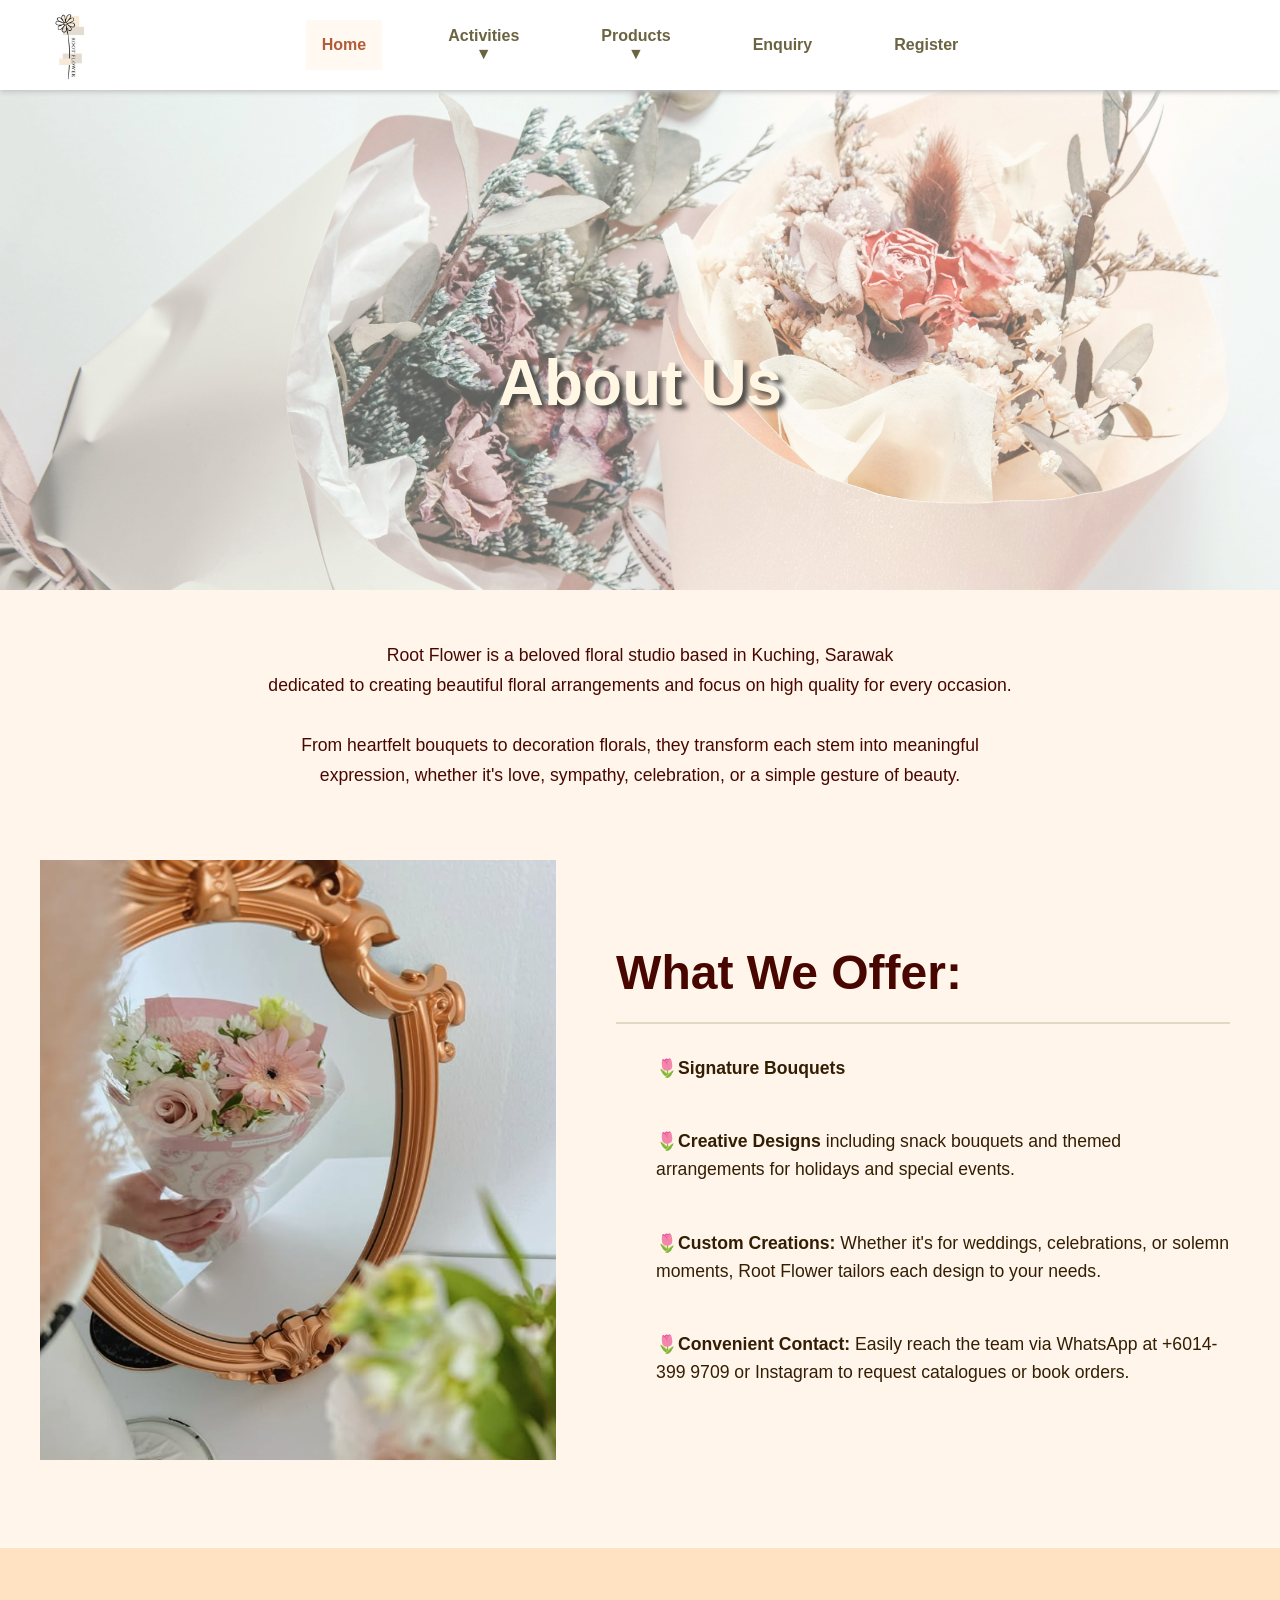
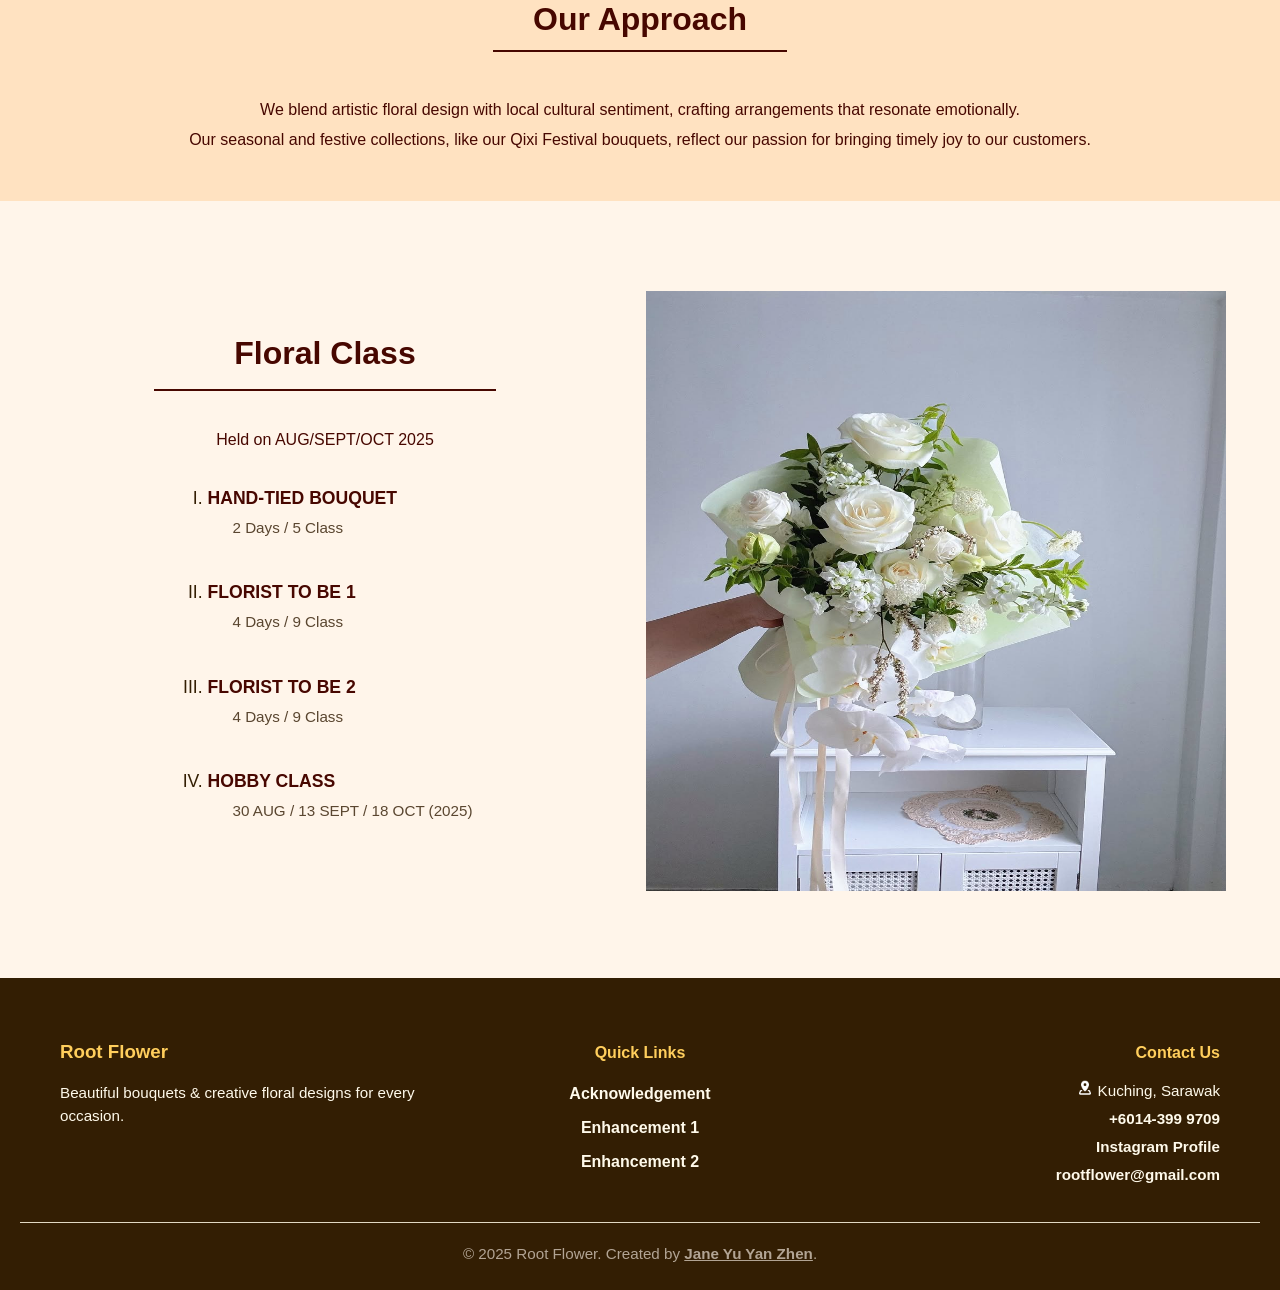
<file: index.html>
<!DOCTYPE html>
<html lang="en">
<head>
  <meta charset="utf-8" />
  <meta name="description" content="Web Davelopment">
  <meta name="keywords" content="HTML">
  <meta name="author" content="Jane Yu Yan Zhen">
  <link href="style/style.css" rel="stylesheet" type="text/css" />
  <script src="javascript.js"></script>
  <title>Root Flower Kuching</title>
</head>
<body>
	<nav>
		<div class="nav-left">
			<div class="logo">
				<img src="images/rootflowerpfp.jpg" width="85" height="85" alt="RootFlowerLogo">
			</div>
				<label for="menu-toggle" class="menu-icon">&#9776;</label>
		</div>
		
		<input type="checkbox" id="menu-toggle">
  
		<div class="menu">
			<div class="dropdown">
				<a href="index.html" class="dropbtn">Home</a>
			</div>
			<div class="dropdown">
				<button class="dropbtn">Activities &#9660; </button>
				<div class="dropdown-content">
					<a href="workshop.html">Workshop</a>
					<a href="promotion.html">Promotion</a>
				</div>
			</div>
			<div class="dropdown">
				<button class="dropbtn">Products &#9660; </button> 
				<div class="dropdown-content">
					<a href="product1.html">Bouquets</a>
					<a href="product2.html">CNY Decoration</a>
				</div>
			</div>
			<div class="dropdown">
				<a href="enquiry.html" class="dropbtn">Enquiry</a>
			</div>
			<div class="dropdown">
				<a href="register.html" class="dropbtn">Register</a>
			</div>
		</div>
		<div class="nav-right"></div>
	</nav>
	
	<main>
		<div class="index-container">
			<h1 class="bg-text">About Us</h1>
		</div>
		<p id="abtusP">Root Flower is a beloved floral studio based in Kuching, Sarawak <br>dedicated to 
		creating beautiful floral arrangements and focus on high quality 
		for every occasion.<br><br>
		From heartfelt bouquets to decoration florals, they transform each stem into 
		meaningful expression, whether it's love, sympathy, celebration, or a simple 
		gesture of beauty.
		</p>
		

		<section class="offer-section">
			<div class="offer-container">
			
				<div class="offer-image">
					<img src="images/offer-section.png" width="500" height="600" alt="OfferSectionImage">
				</div>
				
				<div class="offer-text">
					<h2 id="offer">What We Offer:</h2>
						<ul>
							<li>&#127799;<strong>Signature Bouquets</strong></li>
							<li>&#127799;<strong>Creative Designs</strong> including snack bouquets and themed arrangements for holidays and special events.</li>
							<li>&#127799;<strong>Custom Creations:</strong> Whether it's for weddings, celebrations, or solemn moments, Root Flower tailors each design to your needs.</li>
							<li>&#127799;<strong>Convenient Contact:</strong> Easily reach the team via WhatsApp at +6014-399&nbsp;9709 or Instagram to request catalogues or book orders.</li>
						</ul>
				</div>
			</div>
		</section>
		
		<div class="approach-container">
			<h2 id="approach">Our Approach</h2>
			<p>We blend artistic floral design with local cultural sentiment, crafting 
			arrangements that resonate emotionally.<br> Our seasonal and festive collections, 
			like our Qixi Festival bouquets, reflect our passion for bringing timely joy 
			to our customers.</p>
		</div>
		
		
		<section class="floral-section">
			<div class="floral-container">
			
				<div class="floral-image">
					<img src="images/floral-section.jpg" width="500" height="600" alt="FloralSectionImage">
				</div>
				
				<div class="floral-text">
					<h2 id="floral">Floral Class</h2>
					<p>Held on AUG/SEPT/OCT 2025 </p>
						<ol>
							<li><a href="workshop.html#htbouquet">HAND-TIED BOUQUET</a>
								<p>2 Days / 5 Class</p>
							</li>
								
							<li><a href="workshop.html#florist1">FLORIST TO BE 1</a>
								<p>4 Days / 9 Class</p>
							</li>

							<li><a href="workshop.html#florist2">FLORIST TO BE 2</a>
								<p>4 Days / 9 Class</p>
							</li>
							
							<li><a href="workshop.html#hobby">HOBBY CLASS</a>
								<p>30 AUG / 13 SEPT / 18 OCT (2025)</p>
							</li>
					</ol>
				</div>
			</div>
		</section>
	</main>
	
	<footer class="footer">
		<div class="footer-container">
			<div class="footer-about">
				<h3>Root Flower</h3>
				<p>Beautiful bouquets & creative floral designs for every occasion.</p>
			</div>
	
			<div class="footer-links">
				<h4>Quick Links</h4>
					<ul>
						<li><a href="acknowledgement.html">Acknowledgement</a></li>
						<li><a href="enhancement.html">Enhancement 1</a></li>
						<li><a href="enhancement2.html">Enhancement 2</a></li>
					</ul>
			</div>

			<div class="footer-contact">
						<h4>Contact Us</h4>
						<p><img src="images/address-icon.png" alt="Address" width="16" height="16"> Kuching, Sarawak</p>
						<p><a href="https://theroot.wasap.my/">+6014-399 9709</a></p>
						<p><a href="https://www.instagram.com/root.flowersss?igsh=MTVnOHI3ODE5cml6aA==">Instagram Profile</a></p>
						<p><a href="mailto:rootflower@gmail.com">rootflower@gmail.com</a></p>
			</div>
		</div>

		<div class="footer-bottom">
			<p>&copy; 2025 Root Flower. Created by <a href="profile.html">Jane Yu Yan Zhen</a>.</p>
		</div>
	</footer>
	<button id="backToTop" class="back-to-top" aria-label="Back to top" title="Back to top">&#9650;</button>
</body>
</html>
</file>
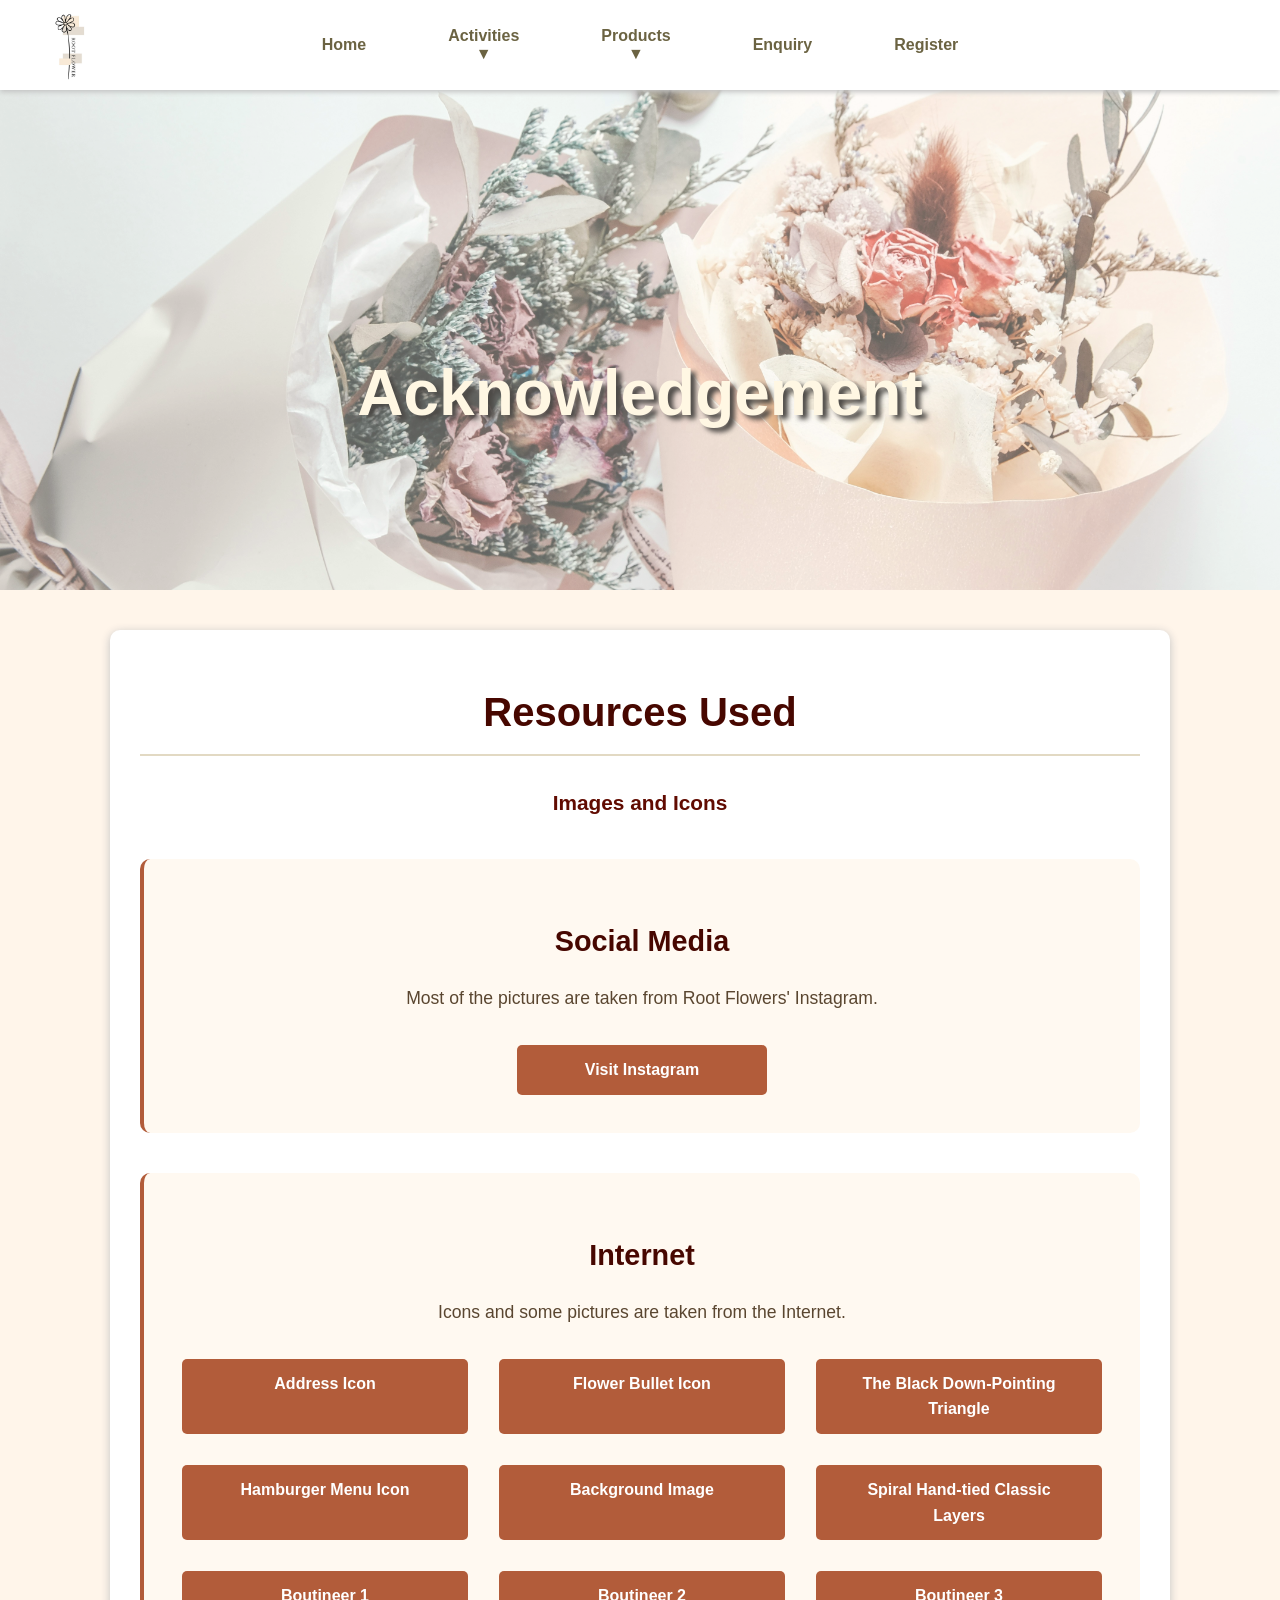
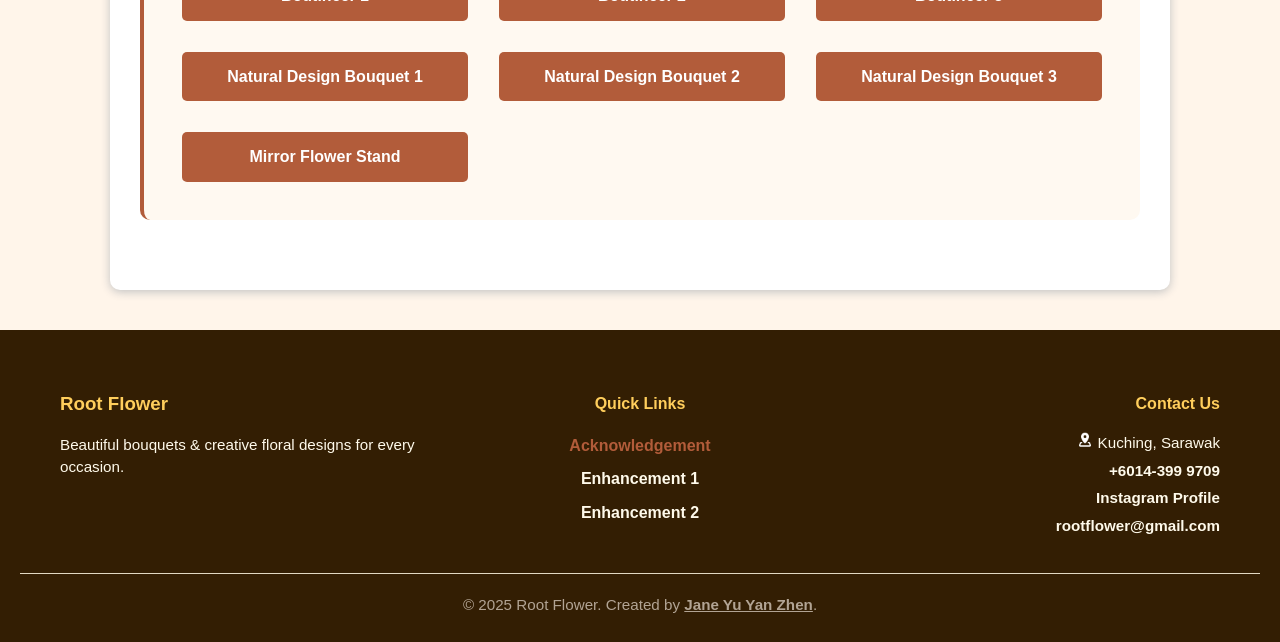
<file: acknowledgement.html>
<!DOCTYPE html>
<html lang="en">
<head>
  <meta charset="utf-8" />
  <meta name="description" content="Web Development" />
  <meta name="keywords" content="HTML" />
  <meta name="author" content="Jane Yu Yan Zhen"  />
  <link href="style/style.css" rel="stylesheet" type="text/css" />
  <script src="javascript.js"></script>
  <title>Acknowledgement</title>
</head>
<body>
	<nav>
		<div class="nav-left">
			<div class="logo">
				<img src="images/rootflowerpfp.jpg" width="85" height="85" alt="RootFlowerLogo">
			</div>
				<label for="menu-toggle" class="menu-icon">&#9776;</label>
		</div>
		
		<input type="checkbox" id="menu-toggle">
  
		<div class="menu">
			<div class="dropdown">
				<a href="index.html" class="dropbtn">Home</a>
			</div>
			<div class="dropdown">
				<button class="dropbtn">Activities &#9660;</button>
				<div class="dropdown-content">
					<a href="workshop.html">Workshop</a>
					<a href="promotion.html">Promotion</a>
				</div>
			</div>
			<div class="dropdown">
				<button class="dropbtn">Products &#9660;</button> 
				<div class="dropdown-content">
					<a href="product1.html">Bouquets</a>
					<a href="product2.html">CNY Decoration</a>
				</div>
			</div>
			<div class="dropdown">
				<a href="enquiry.html" class="dropbtn">Enquiry</a>
			</div>
			<div class="dropdown">
				<a href="register.html" class="dropbtn">Register</a>
			</div>
		</div>
		<div class="nav-right"></div>
	</nav>

	<main>
		<article>
			<div class="index-container">
				<h1 class="bg-text">Acknowledgement</h1>
			</div>

			<div class="acknowledgement-content">
				<h2>Resources Used</h2>
					<p class="ack-intro">Images and Icons</p>
						<div class="ack-section">
							<h3>Social Media</h3>
							<p>Most of the pictures are taken from Root Flowers' Instagram.</p>
							<a href="https://www.instagram.com/root.flowersss?utm_source=ig_web_button_share_sheet&igsh=ZDNlZDc0MzIxNw==" class="ack-button">Visit Instagram</a>
						</div>

						<div class="ack-section">
							<h3>Internet</h3>
							<p>Icons and some pictures are taken from the Internet.</p>
							
							<div class="ack-buttons-grid">
								<a href="https://icons8.com/icon/86438/address" class="ack-button">Address Icon</a>
								<a href="https://www.w3schools.com/charsets/ref_emoji_plants.asp" class="ack-button">Flower Bullet Icon</a>
								<a href="https://www.w3schools.com/charsets/ref_utf_geometric.asp" class="ack-button">The Black Down-Pointing Triangle</a>
								<a href="https://stackoverflow.com/questions/19282760/what-is-a-fallback-for-the-hamburger-icon-or-html-entity-9776#:~:text=android%20%2D%20What%20is%20a%20fallback,%E2%98%B0?%20%2D%20Stack%20Overflow" class="ack-button">Hamburger Menu Icon</a>
								<a href="https://unsplash.com/photos/white-and-red-bouquet-of-flowers-4PhVHAtkCxQ" class="ack-button">Background Image</a>
								<a href="https://thesuffolknest.com/blogs/news/how-to-create-a-classic-hand-tied-spiral-bouquet?srsltid=AfmBOorMKA3d_3eobu0ETFnY3PzT7_jv8jFA1z6l76lM3P4Bz84c3fxK" class="ack-button">Spiral Hand-tied Classic Layers</a>
								<a href="https://50gram.com.my/product/bouton-2/" class="ack-button">Boutineer 1</a>
								<a href="https://50gram.com.my/product/bouton-1/" class="ack-button">Boutineer 2</a>
								<a href="https://50gram.com.my/product/gabbies-punch/?attribute_pa_boutonniere-corsage=boutonniere" class="ack-button">Boutineer 3</a>
								<a href="https://www.thepetalboutique.co.uk/design-20159077/summer-blooms-bouquet.htm" class="ack-button">Natural Design Bouquet 1</a>
								<a href="https://www.thepetalboutique.co.uk/design-20159448/bouquet-best-of-the-day-%C2%A365.95.htm" class="ack-button">Natural Design Bouquet 2</a>
								<a href="https://www.thepetalboutique.co.uk/design-20159291/natural-garden-bouquet.htm" class="ack-button">Natural Design Bouquet 3</a>
								<a href="https://warmwishesflorist.com/flowers/occasions/grand-opening/glowing-mirror-stand/?srsltid=AfmBOorU0ymZg-YQAxssB_NIxD_QyYgXMZjrd_p5cJywYH2qXWsuWguP" class="ack-button">Mirror Flower Stand</a>
							</div>
						</div>
			</div>
		</article>
	</main>

	<footer class="footer">
		<div class="footer-container">
			<div class="footer-about">
				<h3>Root Flower</h3>
				<p>Beautiful bouquets & creative floral designs for every occasion.</p>
			</div>
	
			<div class="footer-links">
				<h4>Quick Links</h4>
					<ul>
						<li><a href="acknowledgement.html">Acknowledgement</a></li>
						<li><a href="enhancement.html">Enhancement 1</a></li>
						<li><a href="enhancement2.html">Enhancement 2</a></li>
					</ul>
			</div>

			<div class="footer-contact">
						<h4>Contact Us</h4>
						<p><img src="images/address-icon.png" alt="Address" width="16" height="16"> Kuching, Sarawak</p>
						<p><a href="https://theroot.wasap.my/">+6014-399 9709</a></p>
						<p><a href="https://www.instagram.com/root.flowersss?igsh=MTVnOHI3ODE5cml6aA==">Instagram Profile</a></p>
						<p><a href="mailto:rootflower@gmail.com">rootflower@gmail.com</a></p>
			</div>
		</div>

		<div class="footer-bottom">
			<p>&copy; 2025 Root Flower. Created by <a href="profile.html">Jane Yu Yan Zhen</a>.</p>
		</div>
	</footer>
	<button id="backToTop" class="back-to-top" aria-label="Back to top" title="Back to top">&#9650;</button>
</body>
</html>
</file>
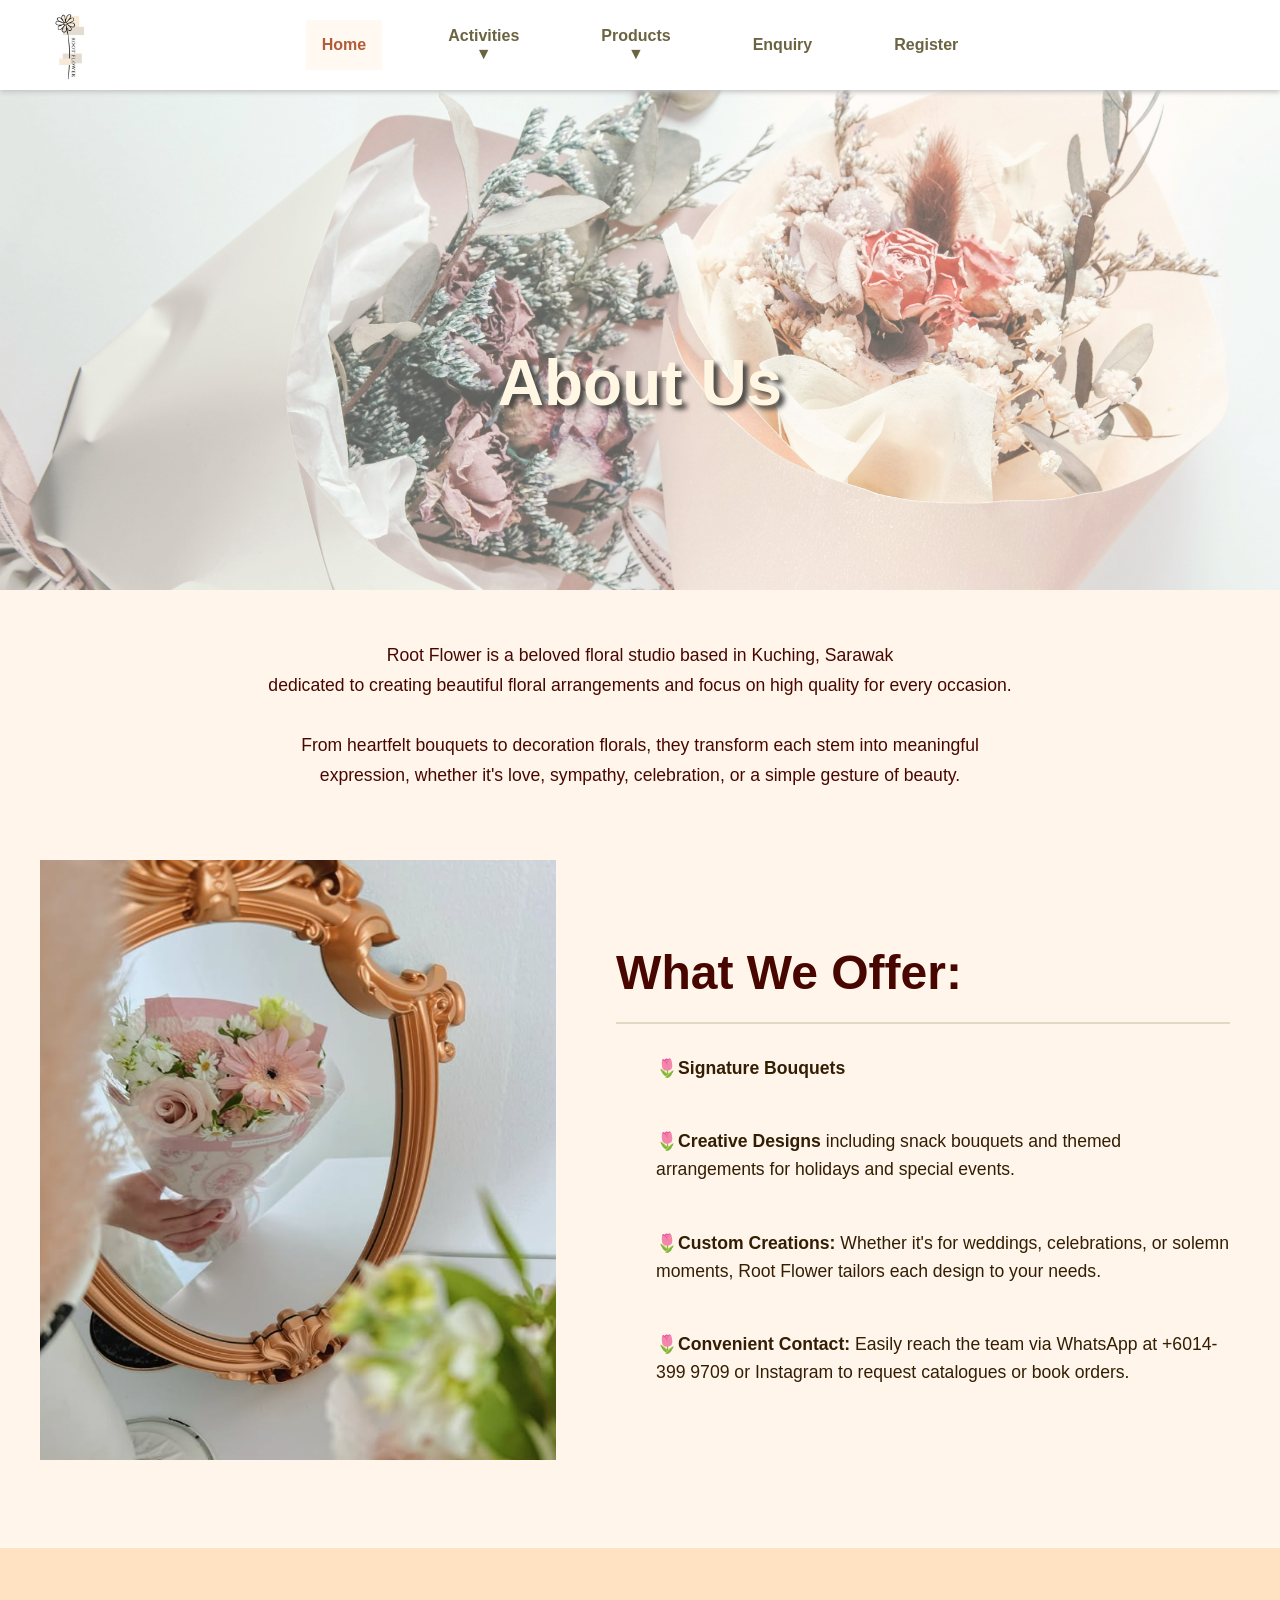
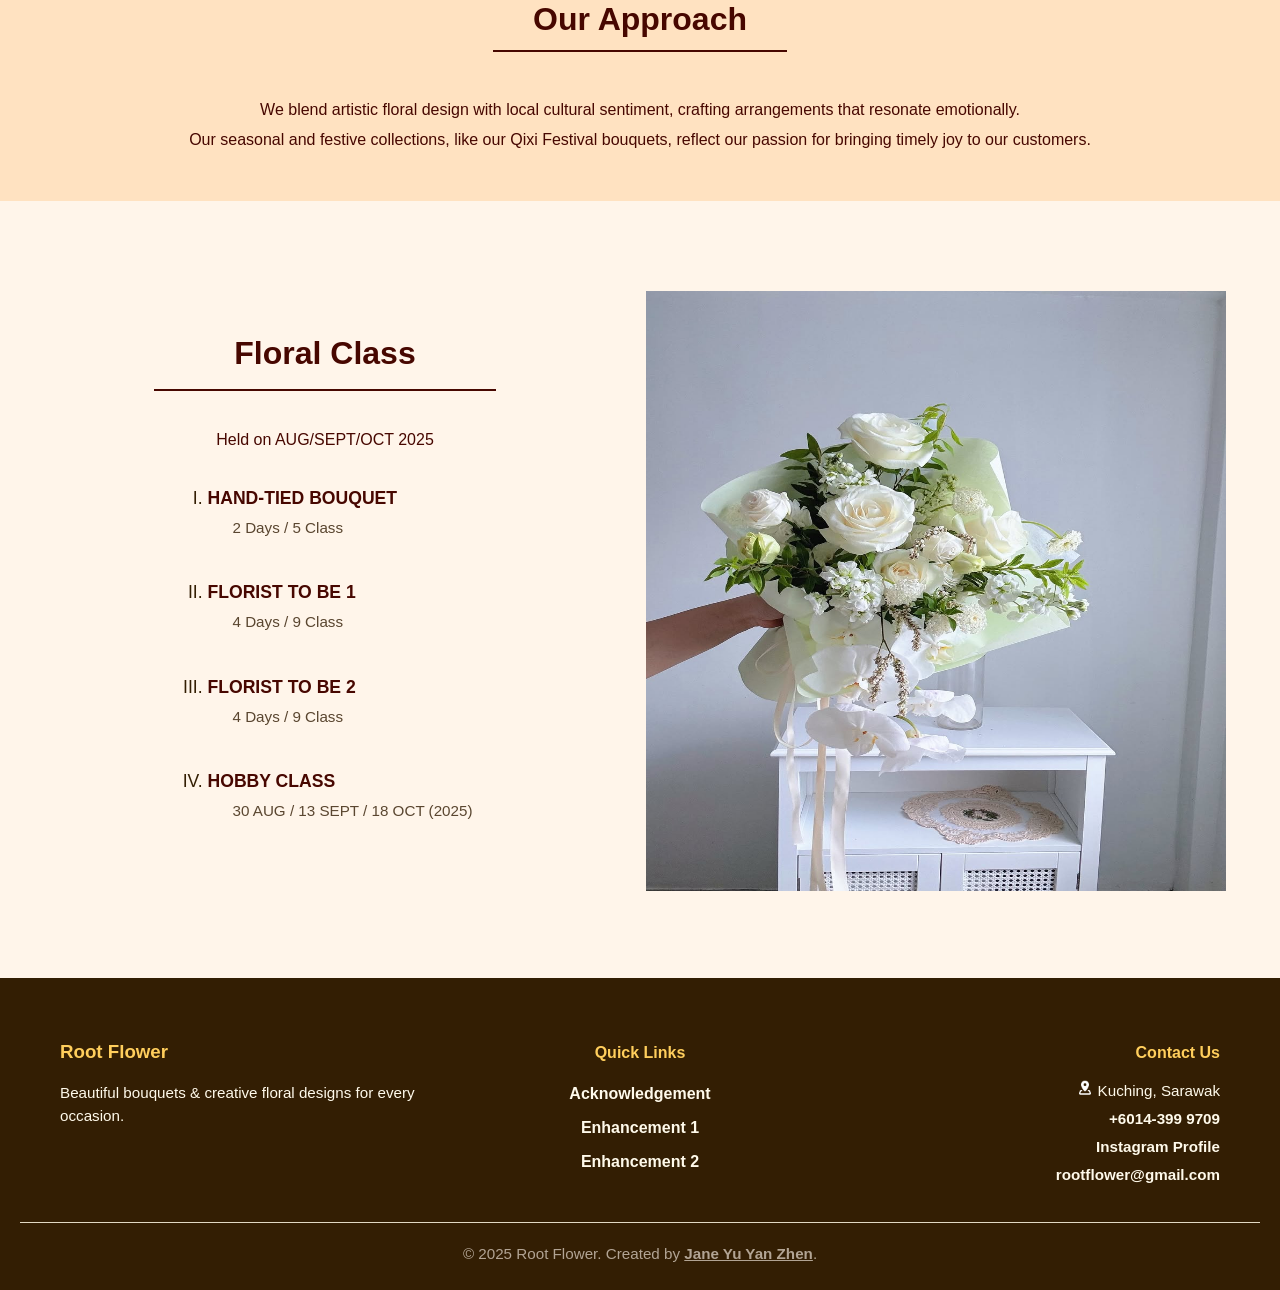
<file: confirm.html>
<!DOCTYPE html>
<html lang="en">
<head>
    <meta charset="utf-8">
    <meta name="description" content="Web Development">
    <meta name="keywords" content="HTML (Confirmation Page)">
    <meta name="author" content="Jane Yu Yan Zhen">
    <link href="style/style.css" rel="stylesheet" type="text/css">
    <script src="javascript.js"></script>
    <title>Confirmation Page</title>
</head>
<body>
    <nav>
        <div class="nav-left">
            <div class="logo">
                <img src="images/rootflowerpfp.jpg" width="85" height="85" alt="RootFlowerLogo">
            </div>
            <label for="menu-toggle" class="menu-icon">&#9776;</label>
        </div>
        
        <input type="checkbox" id="menu-toggle">
  
        <div class="menu">
            <div class="dropdown">
                <a href="index.html" class="dropbtn">Home</a>
            </div>
            <div class="dropdown">
                <button class="dropbtn">Activities &#9660; </button>
                <div class="dropdown-content">
                    <a href="workshop.html">Workshop</a>
                    <a href="promotion.html">Promotion</a>
                </div>
            </div>
            <div class="dropdown">
                <button class="dropbtn">Products &#9660; </button> 
                <div class="dropdown-content">
                    <a href="product1.html">Bouquets</a>
                    <a href="product2.html">CNY Decoration</a>
                </div>
            </div>
            <div class="dropdown">
                <a href="enquiry.html" class="dropbtn">Enquiry</a>
            </div>
            <div class="dropdown">
                <a href="register.html" class="dropbtn">Register</a>
            </div>
        </div>
        <div class="nav-right"></div>
    </nav>
    
    <main>
        <div class="confirm-content">
            <form id="confirmForm" action="mailto:104395810@students.swinburne.edu.my" method="post">
                <fieldset>
                    <legend>Confirmation Details</legend>
                    
                    <fieldset>
                        <legend>Personal Information</legend>
                        <p><strong>First Name:</strong> <span id="confirm_fname"></span></p>
                        <p><strong>Last Name:</strong> <span id="confirm_lname"></span></p>
                        <p><strong>Email:</strong> <span id="confirm_email"></span></p>
                        <p><strong>Phone:</strong> <span id="confirm_phone"></span></p>
                    </fieldset>
                    
                    <fieldset id="addressSection" style="display: none;">
                        <legend>Address Information</legend>
                        <p><strong>Street Address:</strong> <span id="confirm_saddress"></span></p>
                        <p><strong>City/Town:</strong> <span id="confirm_city"></span></p>
                        <p><strong>State:</strong> <span id="confirm_state"></span></p>
                        <p><strong>Postcode:</strong> <span id="confirm_postcode"></span></p>
                    </fieldset>
                    
                    <fieldset id="enquirySection" style="display: none;">
                        <legend>Enquiry Information</legend>
                        <p><strong>Enquiry Type:</strong> <span id="confirm_enquiry"></span></p>
                        <p><strong>Subject:</strong> <span id="confirm_subject"></span></p>
                        <p><strong>Comments:</strong> <span id="confirm_comment"></span></p>
                    </fieldset>
                    
                    <fieldset id="workshopSection" style="display: none;">
                        <legend>Workshop Information</legend>
                        <p><strong>Workshop Type:</strong> <span id="confirm_workshop"></span></p>
                        <p><strong>Subject:</strong> <span id="confirm_wsubject"></span></p>
                        <p><strong>Workshop Date:</strong> <span id="confirm_wdate"></span></p>
                        <p><strong>Workshop Time:</strong> <span id="confirm_wtime"></span></p>
                        <p><strong>Number of Participants:</strong> <span id="confirm_participants"></span></p>
                        <p><strong>Comments:</strong> <span id="confirm_wcomment"></span></p>
                    </fieldset>
                    
                    <input type="submit" value="Confirm">
                    <input type="button" value="Cancel" id="cancelButton">
                </fieldset>
            </form>
        </div>
    </main>

    <footer class="footer">
        <div class="footer-container">
            <div class="footer-about">
                <h3>Root Flower</h3>
                <p>Beautiful bouquets & creative floral designs for every occasion.</p>
            </div>
    
            <div class="footer-links">
                <h4>Quick Links</h4>
                <ul>
                    <li><a href="acknowledgement.html">Acknowledgement</a></li>
                    <li><a href="enhancement.html">Enhancement 1</a></li>
                    <li><a href="enhancement2.html">Enhancement 2</a></li>
                </ul>
            </div>

            <div class="footer-contact">
                <h4>Contact Us</h4>
                <p><img src="images/address-icon.png" alt="Address" width="16" height="16"> Kuching, Sarawak</p>
                <p><a href="https://theroot.wasap.my/">+6014-399 9709</a></p>
                <p><a href="https://www.instagram.com/root.flowersss?igsh=MTVnOHI3ODE5cml6aA==">Instagram Profile</a></p>
                <p><a href="mailto:rootflower@gmail.com">rootflower@gmail.com</a></p>
            </div>
        </div>

        <div class="footer-bottom">
            <p>&copy; 2025 Root Flower. Created by <a href="profile.html">Jane Yu Yan Zhen</a>.</p>
        </div>
    </footer>
    
    <button id="backToTop" class="back-to-top" aria-label="Back to top" title="Back to top">&#9650;</button>
</body>
</html>
</file>
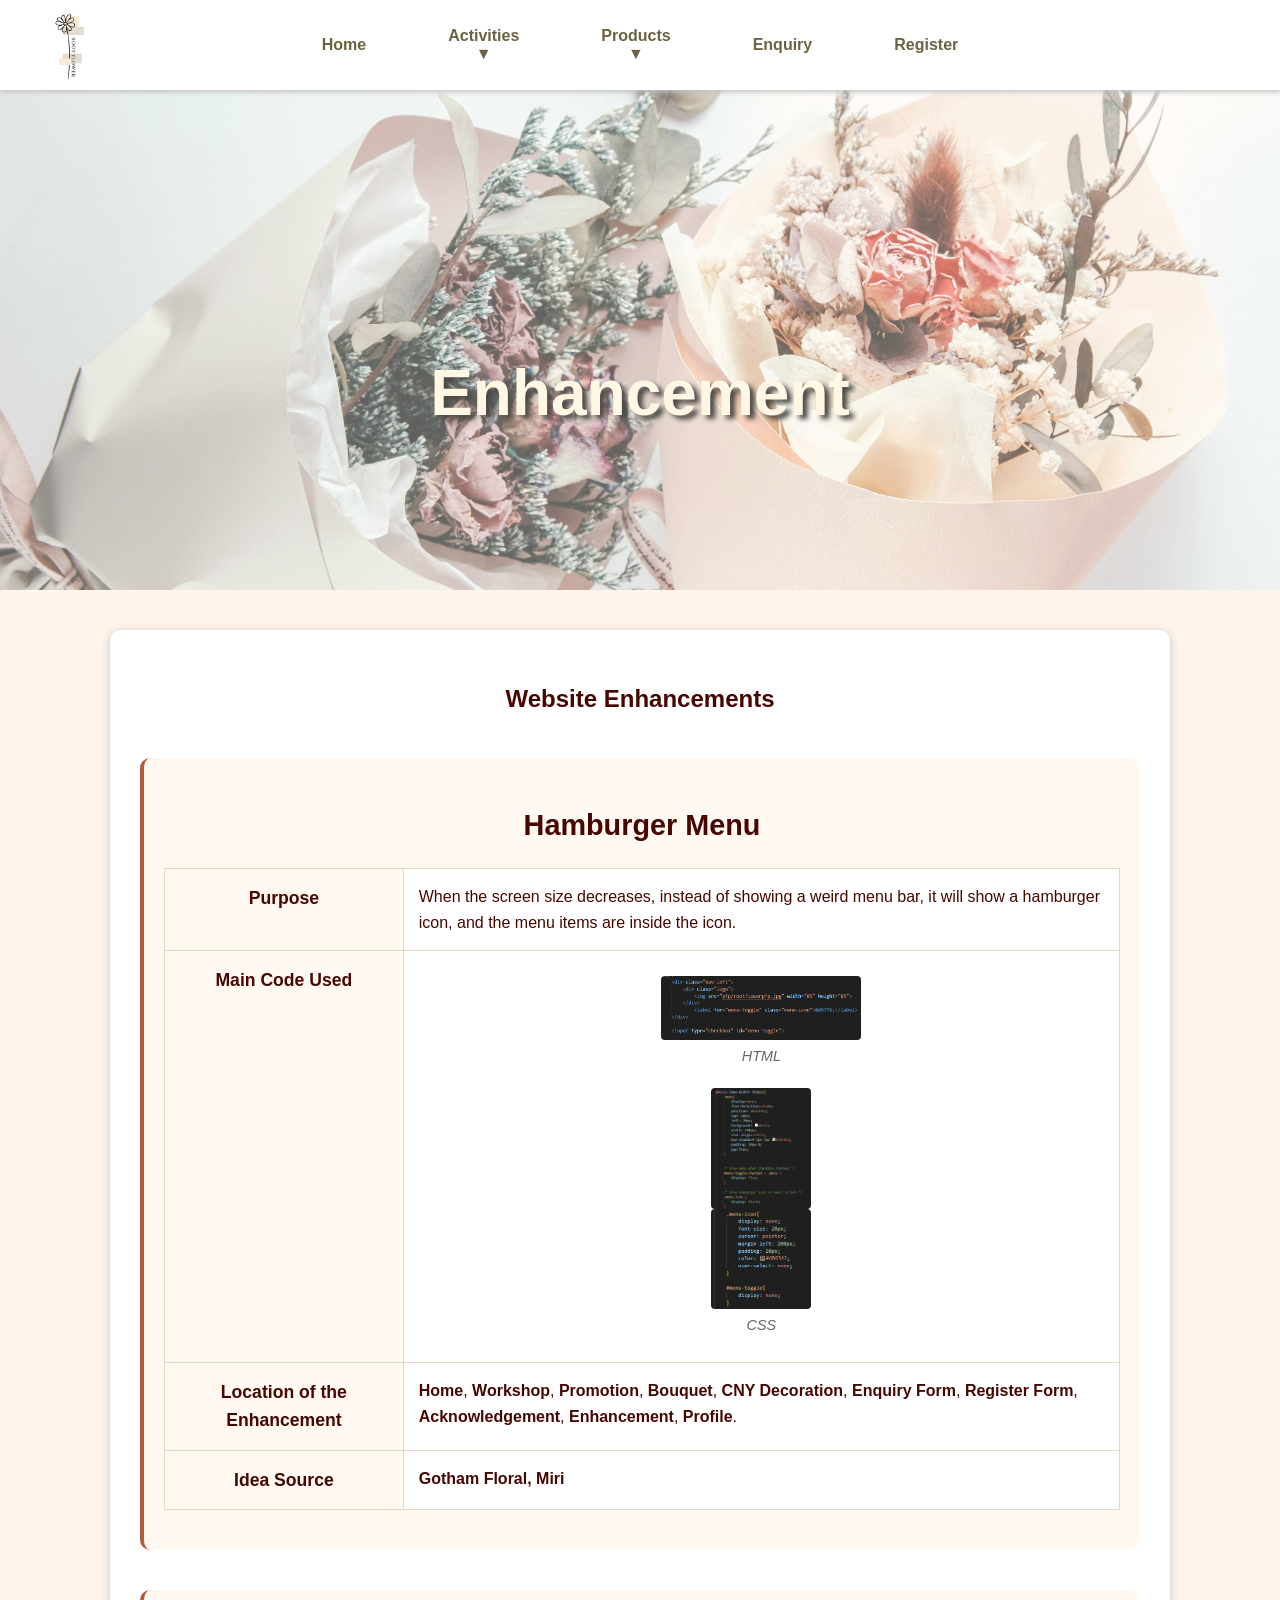
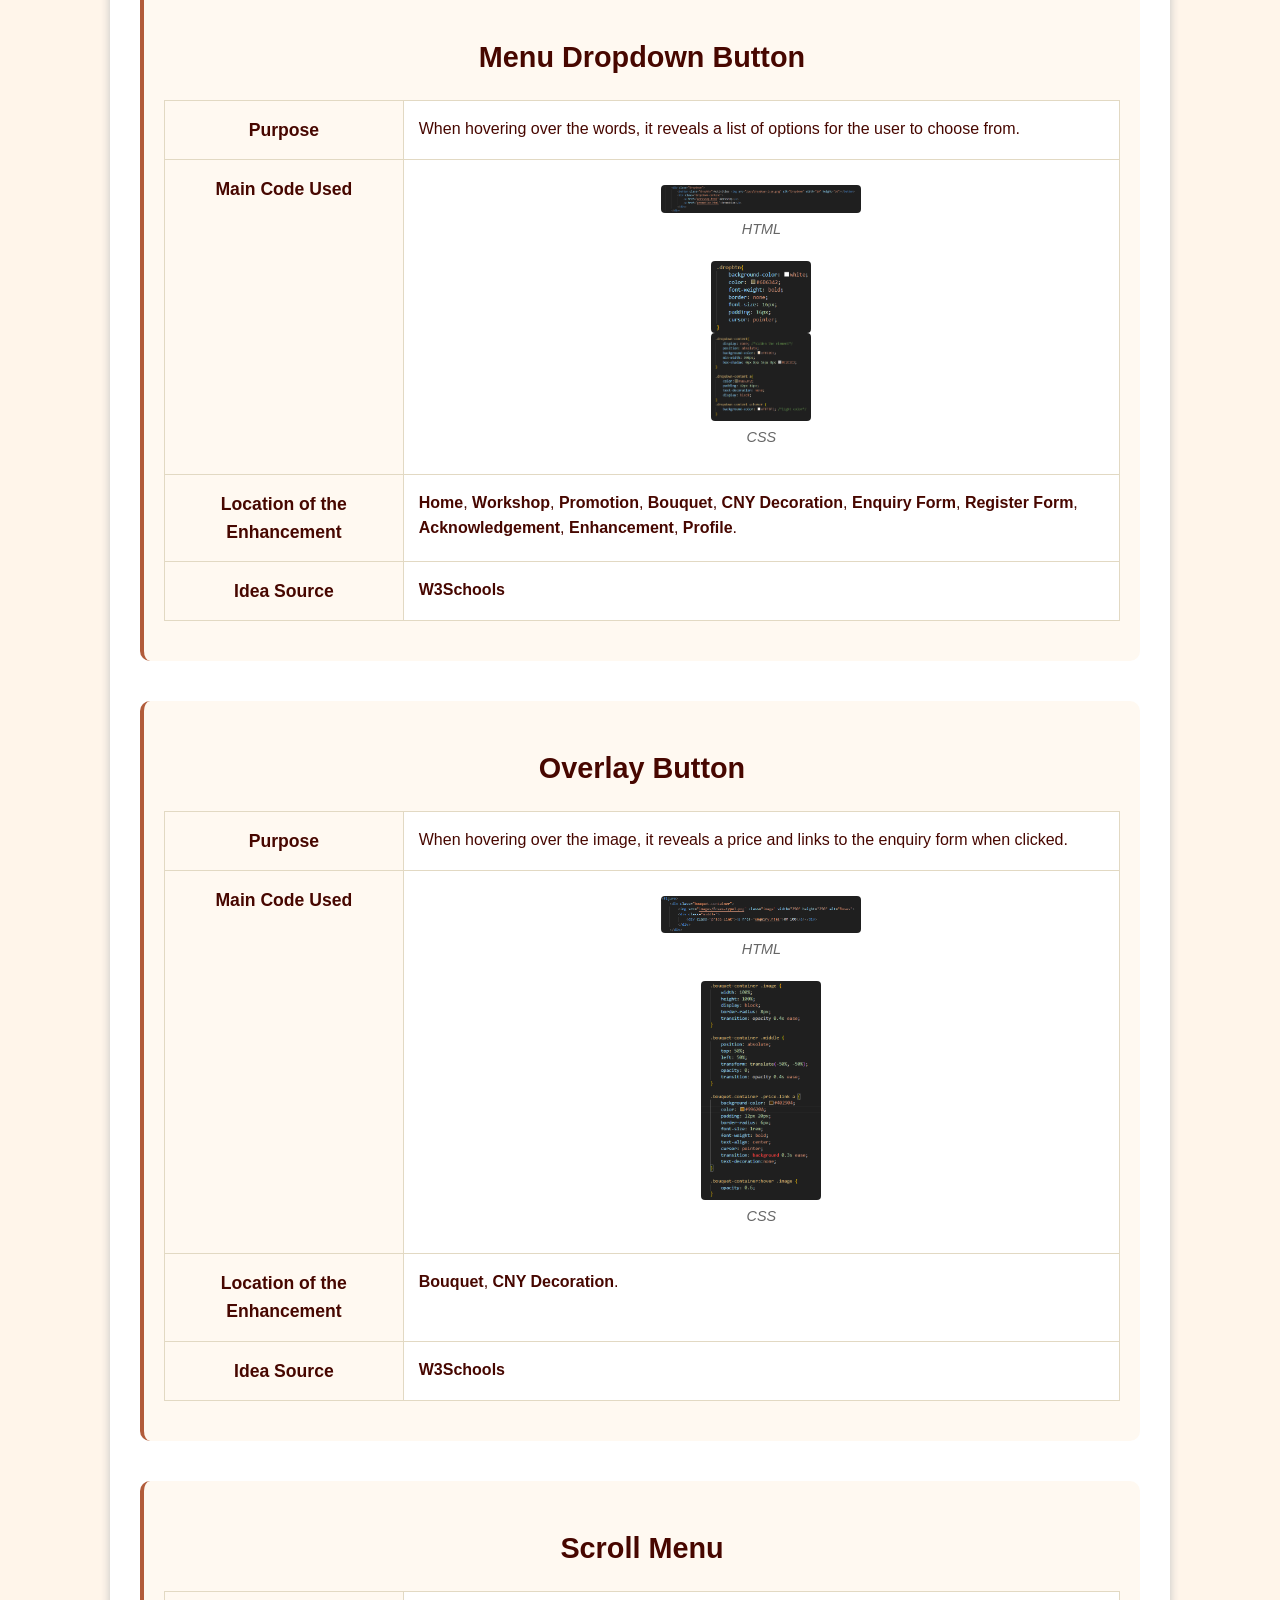
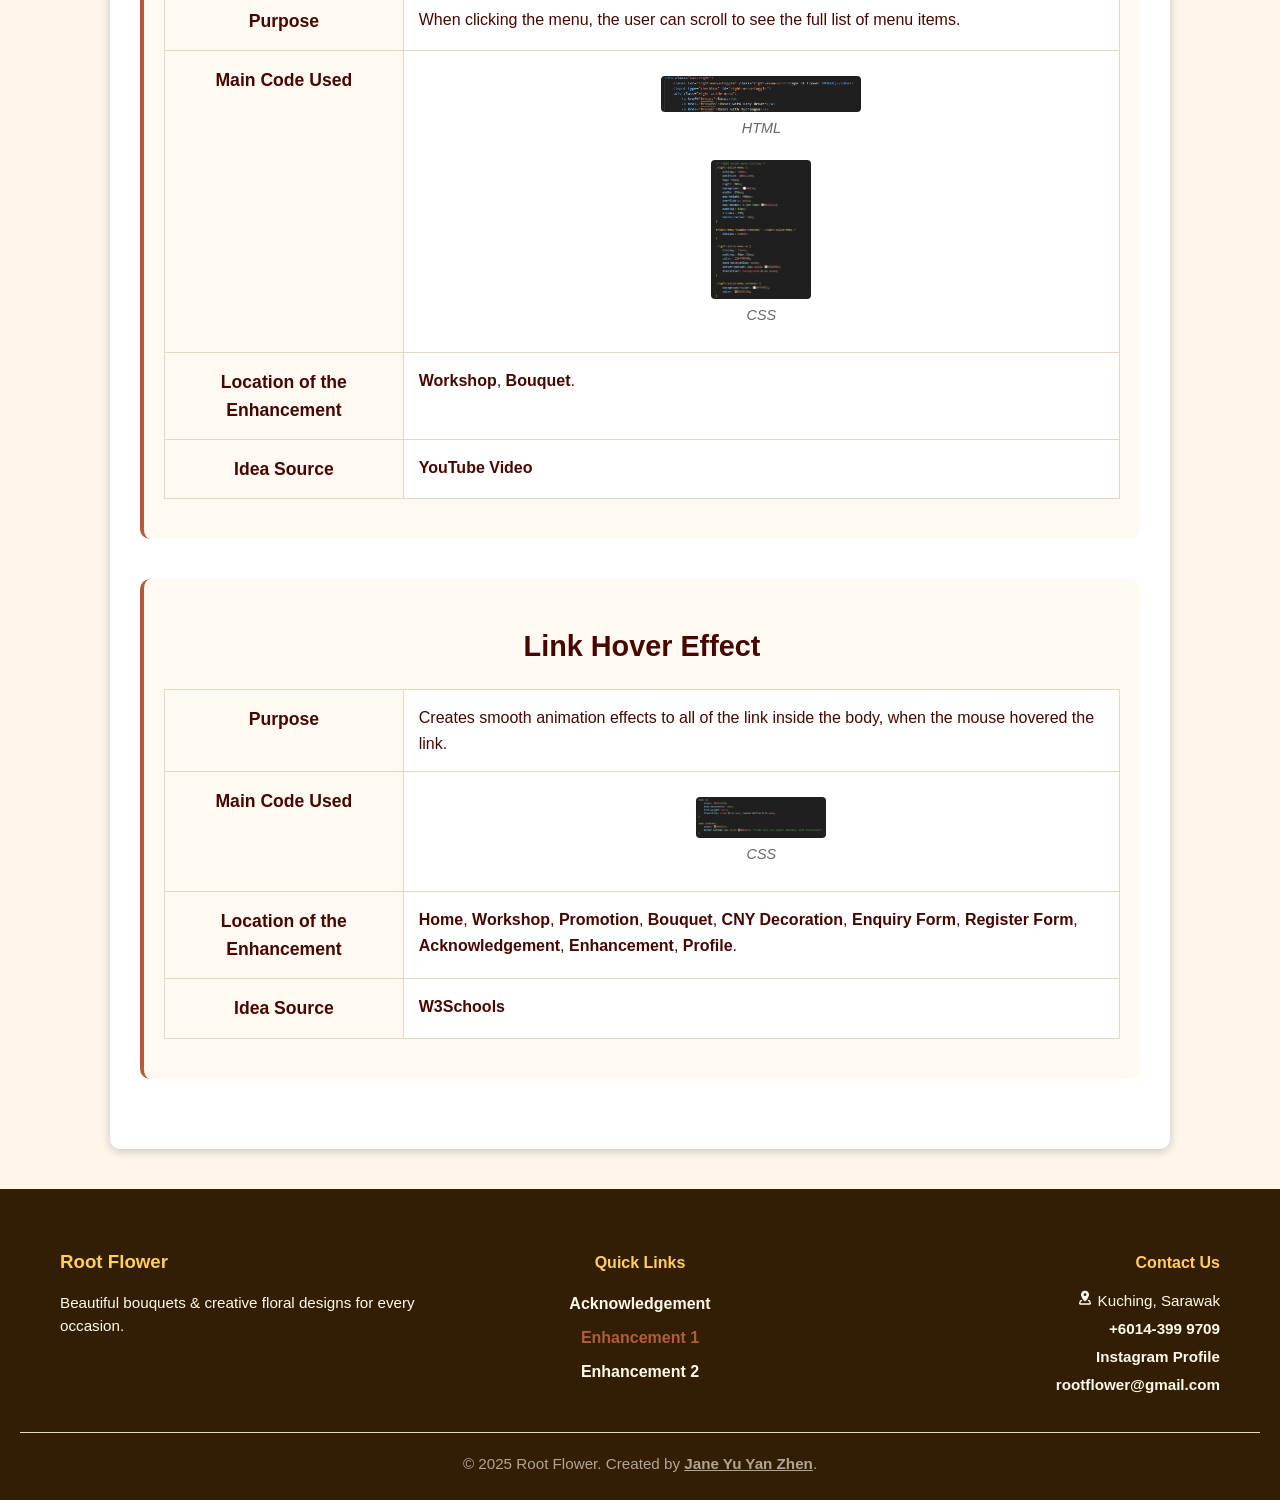
<file: enhancement.html>
<!DOCTYPE html>
<html lang="en">
<head>
	<meta charset="utf-8" />
	<meta name="description" content="Web Development" />
	<meta name="keywords" content="HTML" />
	<meta name="author" content="Jane Yu Yan Zhen"  />
	<link href="style/style.css" rel="stylesheet" type="text/css" />
	<script src="javascript.js"></script>
	<title>Enhancement</title>
</head>
<body>
	<nav>
		<div class="nav-left">
			<div class="logo">
				<img src="images/rootflowerpfp.jpg" width="85" height="85" alt="RootFlowerLogo">
			</div>
				<label for="menu-toggle" class="menu-icon">&#9776;</label>
		</div>
		
		<input type="checkbox" id="menu-toggle">
  
		<div class="menu">
			<div class="dropdown">
				<a href="index.html" class="dropbtn">Home</a>
			</div>
			<div class="dropdown">
				<button class="dropbtn">Activities &#9660;</button>
				<div class="dropdown-content">
					<a href="workshop.html">Workshop</a>
					<a href="promotion.html">Promotion</a>
				</div>
			</div>
			<div class="dropdown">
				<button class="dropbtn">Products &#9660;</button> 
				<div class="dropdown-content">
					<a href="product1.html">Bouquets</a>
					<a href="product2.html">CNY Decoration</a>
				</div>
			</div>
			<div class="dropdown">
				<a href="enquiry.html" class="dropbtn">Enquiry</a>
			</div>
			<div class="dropdown">
				<a href="register.html" class="dropbtn">Register</a>
			</div>
		</div>
		<div class="nav-right"></div>
	</nav>

	<main>
		<article>
			<div class="index-container">
				<h1 class="bg-text">Enhancement</h1>
			</div>
			
			<div class="enhancement-content">
				<h2>Website Enhancements</h2>

				<div class="enhancement-item">
					<h2>Hamburger Menu</h2>
						<table class="enhancement-table">
            				<tr>
								<th>Purpose</th>
              					<td>When the screen size decreases, instead of showing a weird menu bar, it will show a hamburger icon, and the menu items are inside the icon.</td>
            				</tr>
            				<tr>
              					<th>Main Code Used</th>
              					<td>
                					<figure>
                 		 				<img src="images/menu-html.png" alt="menu-htmlcode" width="200" height="80">
										<figcaption>HTML</figcaption>
									</figure>
									<figure>
										<img src="images/menu-css.png" alt="menu-csscode" width="100" height="180">
										<img src="images/menu-css2.png" alt="menu-csscode" width="100" height="180">
										<figcaption>CSS</figcaption>
									</figure>
								</td>
							</tr>
							<tr>
								<th>Location of the Enhancement</th>
								<td>
									<a href="index.html">Home</a>, 
									<a href="workshop.html">Workshop</a>, 
									<a href="promotion.html">Promotion</a>, 
									<a href="product1.html">Bouquet</a>, 
									<a href="product2.html">CNY Decoration</a>, 
									<a href="enquiry.html">Enquiry Form</a>, 
									<a href="register.html">Register Form</a>, 
									<a href="acknowledgement.html">Acknowledgement</a>, 
									<a href="enhancement.html">Enhancement</a>, 
									<a href="profile.html">Profile</a>.
								</td>
							</tr>
							<tr>
								<th>Idea Source</th>
								<td><a href="https://gothamfloralmiri.com.my/">Gotham Floral, Miri</a></td>
							</tr>
						</table>
				</div>
					
				<div class="enhancement-item">
					<h2>Menu Dropdown Button</h2>
						<table class="enhancement-table">
							<tr>
								<th>Purpose</th>
								<td>When hovering over the words, it reveals a list of options for the user to choose from.</td>
							</tr>
							<tr>
								<th>Main Code Used</th>
								<td>
									<figure>
										<img src="images/dropbtn-html.png" alt="dropbtn-htmlcode" width="200" height="90">
										<figcaption>HTML</figcaption>
									</figure>
									<figure>
										<img src="images/dropbtn-css1.png" alt="dropbtn-csscode" width="100" height="60">
										<img src="images/dropbtn-css2.png" alt="dropbtn-csscode" width="100" height="80">
									<figcaption>CSS</figcaption>
									</figure>
								</td>
							</tr>
							<tr>
								<th>Location of the Enhancement</th>
								<td>
									<a href="index.html">Home</a>, 
									<a href="workshop.html">Workshop</a>, 
									<a href="promotion.html">Promotion</a>, 
									<a href="product1.html">Bouquet</a>, 
									<a href="product2.html">CNY Decoration</a>, 
									<a href="enquiry.html">Enquiry Form</a>, 
									<a href="register.html">Register Form</a>, 
									<a href="acknowledgement.html">Acknowledgement</a>, 
									<a href="enhancement.html">Enhancement</a>, 
									<a href="profile.html">Profile</a>.
								</td>
							</tr>
							<tr>
								<th>Idea Source</th>
								<td><a href="https://www.w3schools.com/css/css_dropdowns.asp">W3Schools</a></td>
							</tr>
						</table>
				</div>

				<div class="enhancement-item">
          			<h2>Overlay Button</h2>
					<table class="enhancement-table">
						<tr>
							<th>Purpose</th>
							<td>When hovering over the image, it reveals a price and links to the enquiry form when clicked.</td>
						</tr>
						<tr>
							<th>Main Code Used</th>
							<td>
								<figure>
									<img src="images/overlaybtn-html.png" alt="overlay-htmlcode" width="200" height="80">
									<figcaption>HTML</figcaption>
								</figure>
								<figure>
									<img src="images/overlaybtn-css.png" alt="overlay-csscode" width="120" height="200">
									<figcaption>CSS</figcaption>
								</figure>
							</td>
						</tr>
						<tr>
							<th>Location of the Enhancement</th>
							<td> 
								<a href="product1.html">Bouquet</a>, 
								<a href="product2.html">CNY Decoration</a>.
							</td>
						</tr>
						<tr>
							<th>Idea Source</th>
							<td><a href="https://www.w3schools.com/css/css3_images.asp">W3Schools</a></td>
						</tr>
					</table>
				</div>

				<div class="enhancement-item">
          			<h2>Scroll Menu</h2>
					<table class="enhancement-table">
						<tr>
							<th>Purpose</th>
							<td>When clicking the menu, the user can scroll to see the full list of menu items.</td>
						</tr>
						<tr>
							<th>Main Code Used</th>
							<td>
								<figure>
									<img src="images/scrollmenu-html.png" alt="scrollmenu-htmlcode" width="200" height="80">
									<figcaption>HTML</figcaption>
								</figure>
								<figure>
									<img src="images/scrollmenu-css.png" alt="scrollmenu-csscode" width="100" height="100">
									<figcaption>CSS</figcaption>
								</figure>
							</td>
						</tr>
						<tr>
							<th>Location of the Enhancement</th>
							<td>
								<a href="workshop.html">Workshop</a>, 
								<a href="product1.html">Bouquet</a>.
							</td>
						</tr>
						<tr>
							<th>Idea Source</th>
							<td><a href="https://youtu.be/POeKjbV6TMI?si=PFZTCW1yvFGzFu3e">YouTube Video</a></td>
						</tr>
					</table>
				</div>

				<div class="enhancement-item">
          			<h2>Link Hover Effect</h2>
					<table class="enhancement-table">
						<tr>
							<th>Purpose</th>
							<td>Creates smooth animation effects to all of the link inside the body, when the mouse hovered the link.</td>
						</tr>
						<tr>
							<th>Main Code Used</th>
							<td>
								<figure>
									<img src="images/linkhover-css.png" alt="linkhover-csscode" width="130" height="60">
									<figcaption>CSS</figcaption>
								</figure>
							</td>
						</tr>
						<tr>
							<th>Location of the Enhancement</th>
							<td>
								<a href="index.html">Home</a>, 
								<a href="workshop.html">Workshop</a>, 
								<a href="promotion.html">Promotion</a>, 
								<a href="product1.html">Bouquet</a>, 
								<a href="product2.html">CNY Decoration</a>, 
								<a href="enquiry.html">Enquiry Form</a>, 
								<a href="register.html">Register Form</a>, 
								<a href="acknowledgement.html">Acknowledgement</a>, 
								<a href="enhancement.html">Enhancement</a>, 
								<a href="profile.html">Profile</a>.
							</td>
						</tr>
						<tr>
							<th>Idea Source</th>
							<td><a href="https://www.w3schools.com/css/css3_transitions.asp">W3Schools</a></td>
						</tr>
					</table>
				</div>
			</div>
		</article>
	</main>

	<footer class="footer">
		<div class="footer-container">
			<div class="footer-about">
				<h3>Root Flower</h3>
				<p>Beautiful bouquets & creative floral designs for every occasion.</p>
			</div>
	
			<div class="footer-links">
				<h4>Quick Links</h4>
					<ul>
						<li><a href="acknowledgement.html">Acknowledgement</a></li>
						<li><a href="enhancement.html">Enhancement 1</a></li>
						<li><a href="enhancement2.html">Enhancement 2</a></li>
					</ul>
			</div>

			<div class="footer-contact">
						<h4>Contact Us</h4>
						<p><img src="images/address-icon.png" alt="Address" width="16" height="16"> Kuching, Sarawak</p>
						<p><a href="https://theroot.wasap.my/">+6014-399 9709</a></p>
						<p><a href="https://www.instagram.com/root.flowersss?igsh=MTVnOHI3ODE5cml6aA==">Instagram Profile</a></p>
						<p><a href="mailto:rootflower@gmail.com">rootflower@gmail.com</a></p>
			</div>
		</div>

		<div class="footer-bottom">
			<p>&copy; 2025 Root Flower. Created by <a href="profile.html">Jane Yu Yan Zhen</a>.</p>
		</div>
	</footer>
	<button id="backToTop" class="back-to-top" aria-label="Back to top" title="Back to top">&#9650;</button>
</body>
</html>
</file>
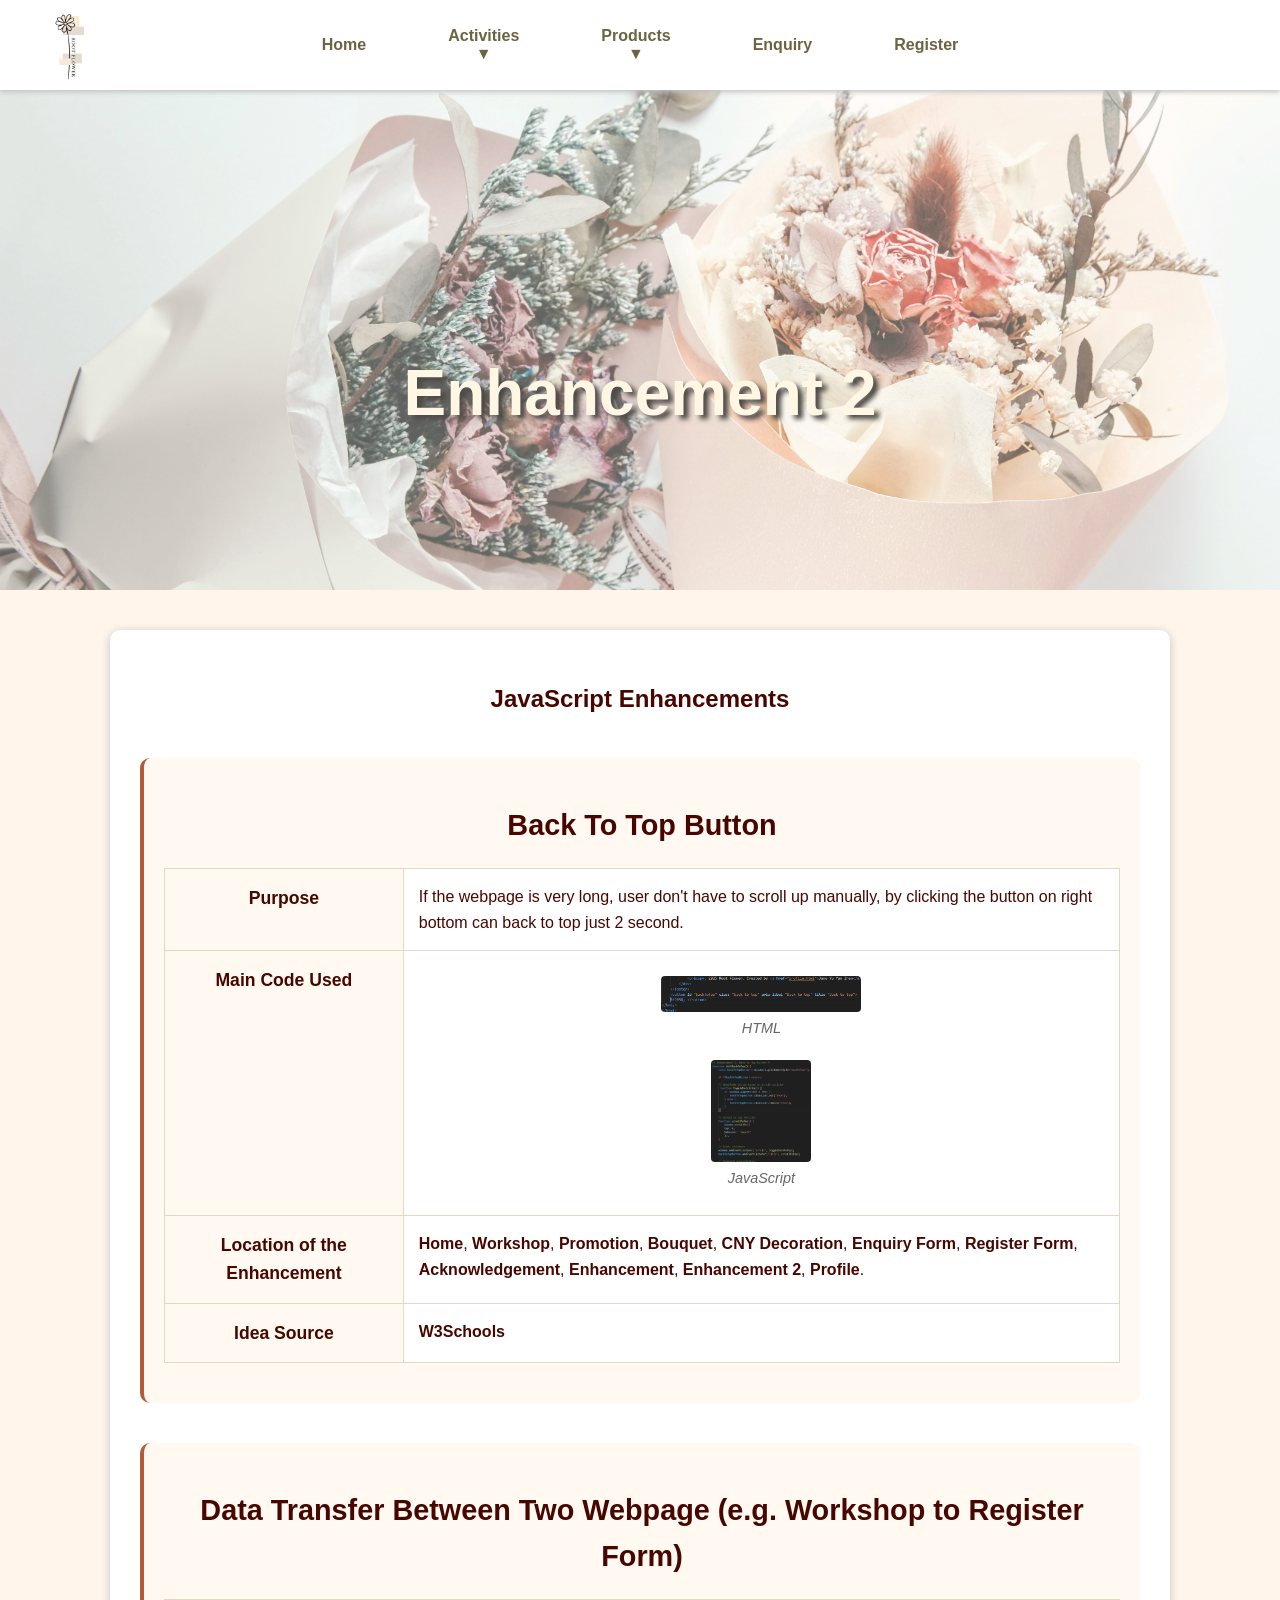
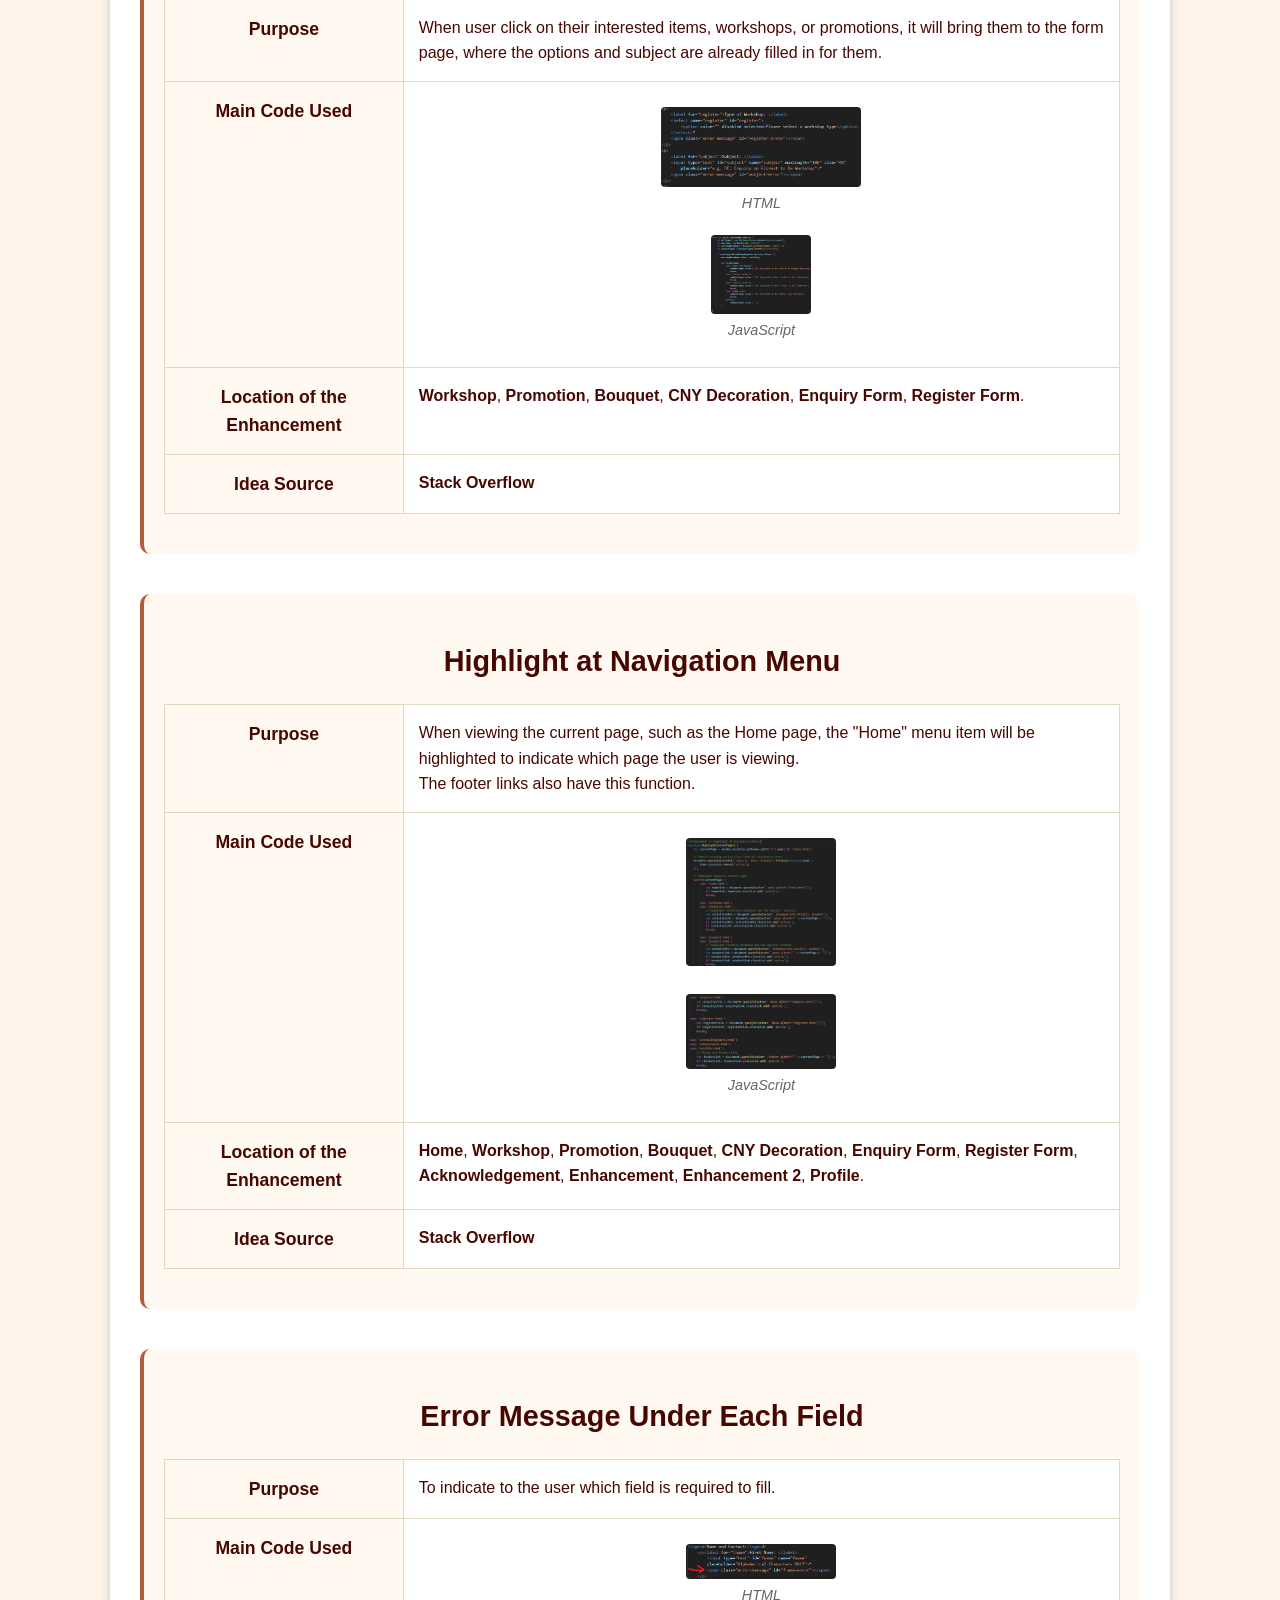
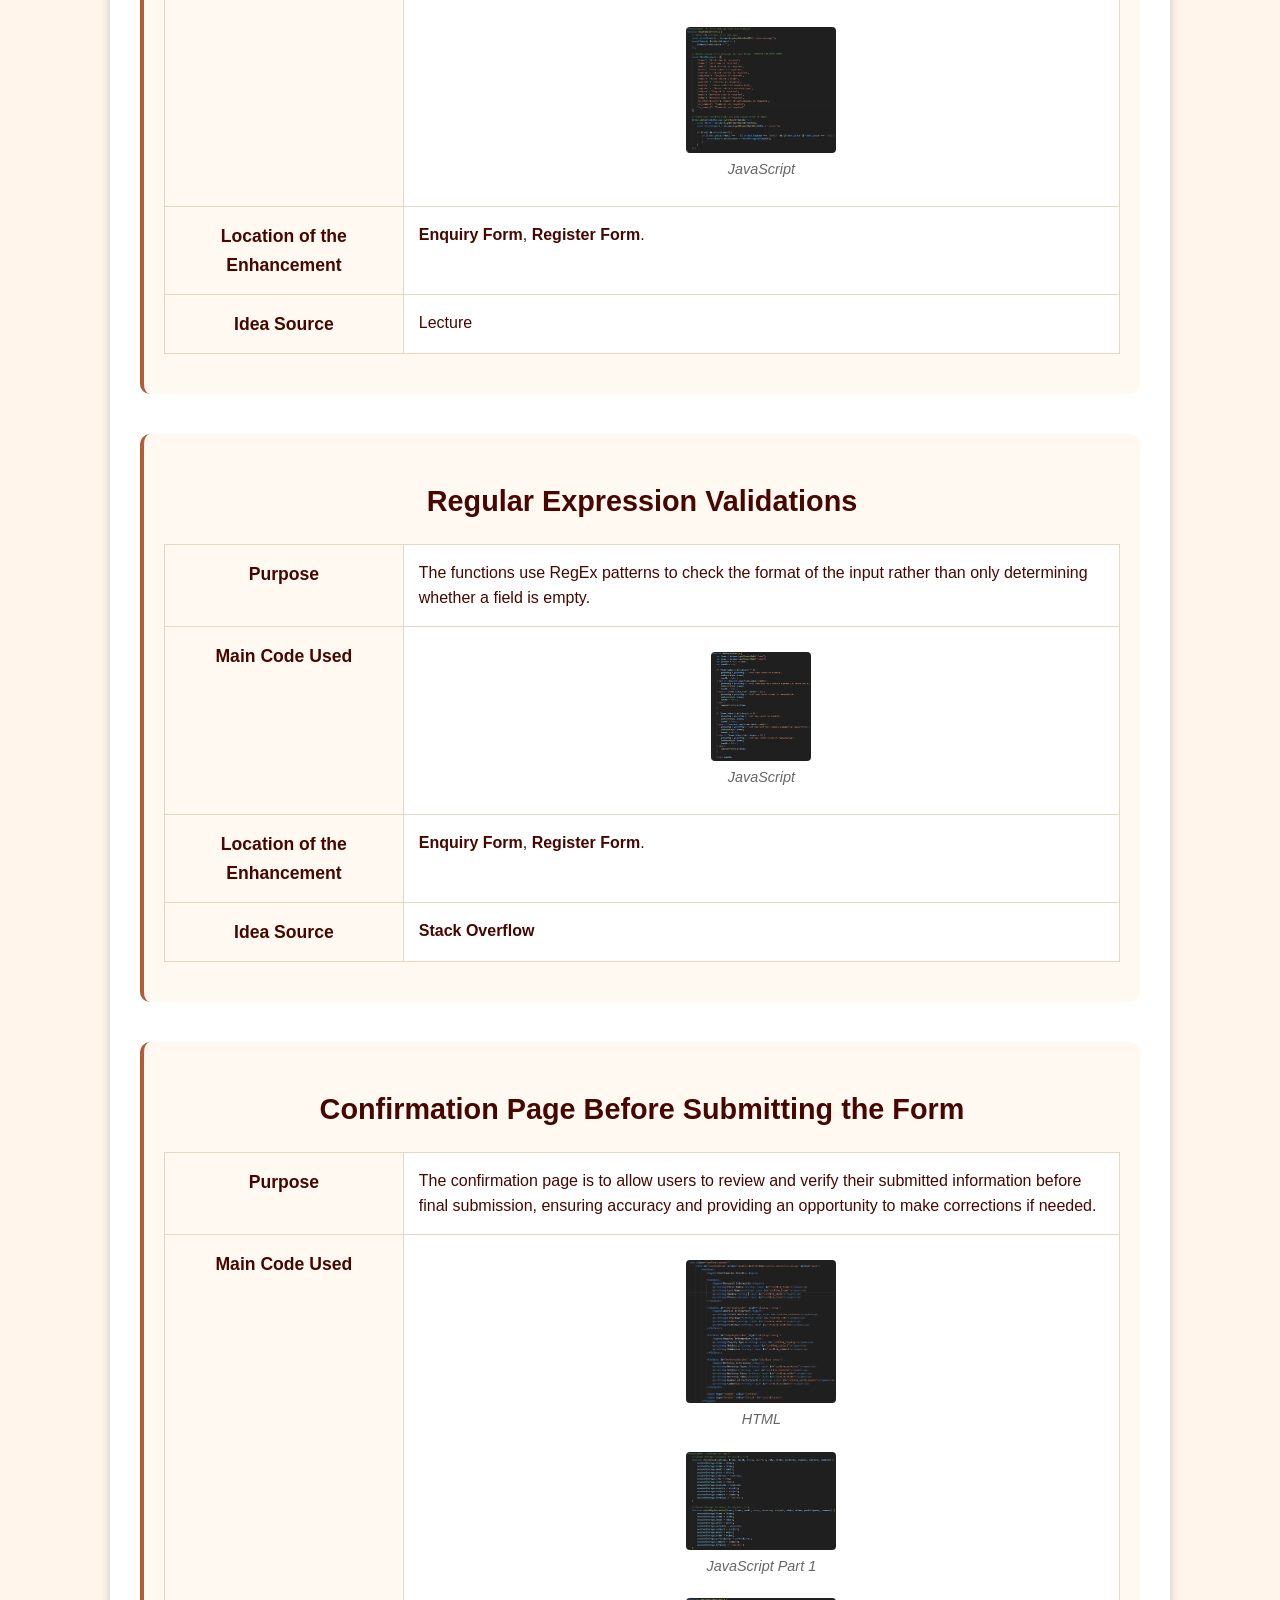
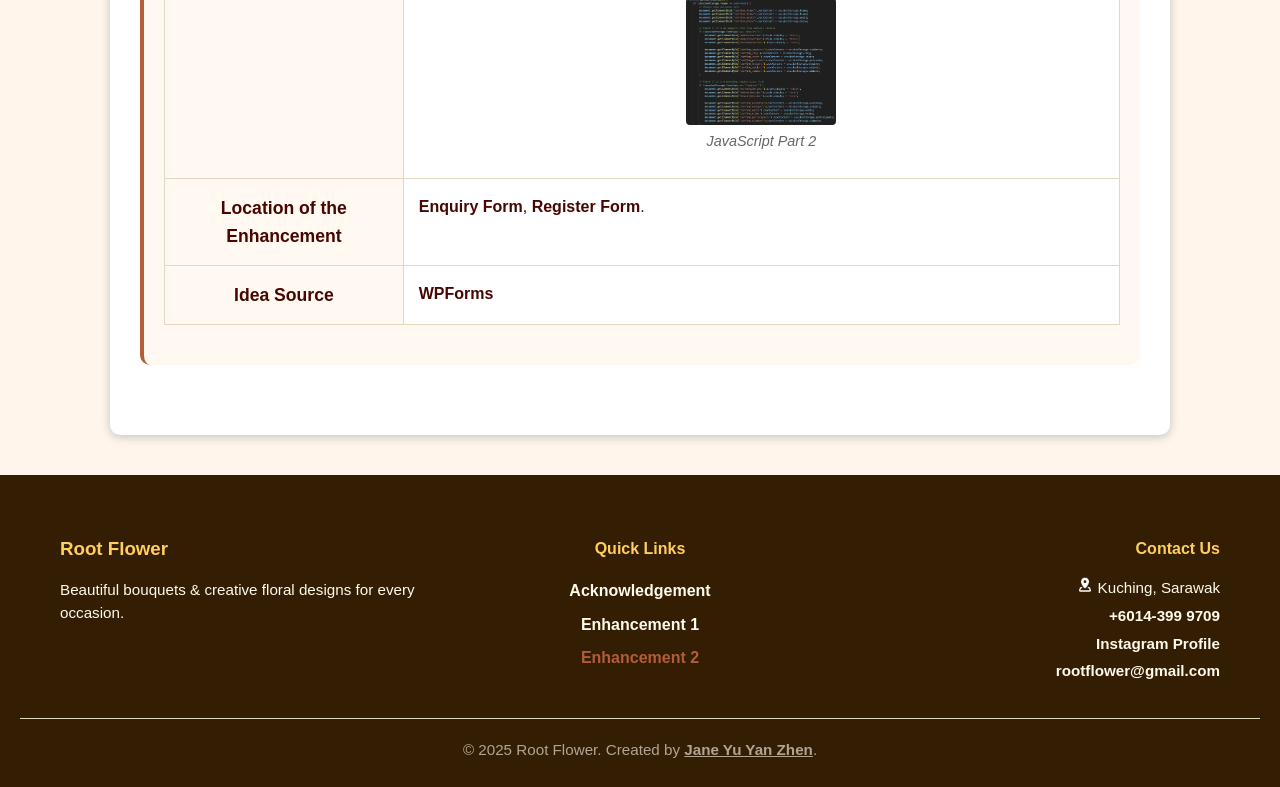
<file: enhancement2.html>
<!DOCTYPE html>
<html lang="en">
<head>
	<meta charset="utf-8" />
	<meta name="description" content="Web Development" />
	<meta name="keywords" content="HTML" />
	<meta name="author" content="Jane Yu Yan Zhen"  />
	<link href="style/style.css" rel="stylesheet" type="text/css" />
	<script src="javascript.js"></script>
	<title>Enhancement 2</title>
</head>
<body>
	<nav>
		<div class="nav-left">
			<div class="logo">
				<img src="images/rootflowerpfp.jpg" width="85" height="85" alt="RootFlowerLogo">
			</div>
				<label for="menu-toggle" class="menu-icon">&#9776;</label>
		</div>
		
		<input type="checkbox" id="menu-toggle">
  
		<div class="menu">
			<div class="dropdown">
				<a href="index.html" class="dropbtn">Home</a>
			</div>
			<div class="dropdown">
				<button class="dropbtn">Activities &#9660;</button>
				<div class="dropdown-content">
					<a href="workshop.html">Workshop</a>
					<a href="promotion.html">Promotion</a>
				</div>
			</div>
			<div class="dropdown">
				<button class="dropbtn">Products &#9660;</button> 
				<div class="dropdown-content">
					<a href="product1.html">Bouquets</a>
					<a href="product2.html">CNY Decoration</a>
				</div>
			</div>
			<div class="dropdown">
				<a href="enquiry.html" class="dropbtn">Enquiry</a>
			</div>
			<div class="dropdown">
				<a href="register.html" class="dropbtn">Register</a>
			</div>
		</div>
		<div class="nav-right"></div>
	</nav>

	<main>
		<article>
			<div class="index-container">
				<h1 class="bg-text">Enhancement 2</h1>
			</div>
			
			<div class="enhancement-content">
				<h2>JavaScript Enhancements</h2>

				<div class="enhancement-item">
					<h2>Back To Top Button</h2>
						<table class="enhancement-table">
            				<tr>
								<th>Purpose</th>
              					<td>If the webpage is very long, user don't have to scroll up manually, by clicking the button on right bottom can back to top just 2 second.</td>
            				</tr>
            				<tr>
              					<th>Main Code Used</th>
              					<td>
                					<figure>
                 		 				<img src="images/backtotop-html.png" alt="backtotop-htmlcode" width="200" height="80">
										<figcaption>HTML</figcaption>
									</figure>
									<figure>
										<img src="images/backtotop-js.png" alt="backtotop-jscode" width="100" height="180">
										<figcaption>JavaScript</figcaption>
									</figure>
								</td>
							</tr>
							<tr>
								<th>Location of the Enhancement</th>
								<td>
									<a href="index.html">Home</a>, 
									<a href="workshop.html">Workshop</a>, 
									<a href="promotion.html">Promotion</a>, 
									<a href="product1.html">Bouquet</a>, 
									<a href="product2.html">CNY Decoration</a>, 
									<a href="enquiry.html">Enquiry Form</a>, 
									<a href="register.html">Register Form</a>, 
									<a href="acknowledgement.html">Acknowledgement</a>, 
									<a href="enhancement.html">Enhancement</a>, 
                                    <a href="enhancement2.html">Enhancement 2</a>, 
									<a href="profile.html">Profile</a>.
								</td>
							</tr>
							<tr>
								<th>Idea Source</th>
								<td><a href="https://www.w3schools.com/howto/howto_js_scroll_to_top.asp">W3Schools</a></td>
							</tr>
						</table>
				</div>
					
				<div class="enhancement-item">
					<h2>Data Transfer Between Two Webpage (e.g. Workshop to Register Form)</h2>
						<table class="enhancement-table">
							<tr>
								<th>Purpose</th>
								<td>When user click on their interested items, workshops, or promotions, it will bring them to the form page, where the options and subject are already filled in for them.</td>
							</tr>
							<tr>
								<th>Main Code Used</th>
								<td>
									<figure>
										<img src="images/transfer-html.png" alt="data_transfer-htmlcode" width="200" height="90">
										<figcaption>HTML</figcaption>
									</figure>
									<figure>
										<img src="images/transfer-js.png" alt="data_transfer-jscode" width="100" height="180">
									<figcaption>JavaScript</figcaption>
									</figure>
								</td>
							</tr>
							<tr>
								<th>Location of the Enhancement</th>
								<td>
									<a href="workshop.html">Workshop</a>, 
									<a href="promotion.html">Promotion</a>, 
									<a href="product1.html">Bouquet</a>, 
									<a href="product2.html">CNY Decoration</a>, 
									<a href="enquiry.html">Enquiry Form</a>, 
									<a href="register.html">Register Form</a>.
								</td>
							</tr>
							<tr>
								<th>Idea Source</th>
								<td><a href="https://stackoverflow.com/questions/13509089/passing-data-from-one-web-page-to-another">Stack Overflow</a></td>
							</tr>
						</table>
				</div>

				<div class="enhancement-item">
          			<h2>Highlight at Navigation Menu</h2>
					<table class="enhancement-table">
						<tr>
							<th>Purpose</th>
							<td>When viewing the current page, such as the Home page, the "Home" menu item will be highlighted to indicate which page the user is viewing.<br>
							The footer links also have this function.</td>
						</tr>
						<tr>
							<th>Main Code Used</th>
							<td>
								<figure>
									<img src="images/highlight-js1.png" alt="highlight_menu-part1jscode" width="150" height="150">
								</figure>
								<figure>
									<img src="images/highlight-js2.png" alt="highlight_menu-part2jscode" width="150" height="70">
									<figcaption>JavaScript</figcaption>
								</figure>
							</td>
						</tr>
						<tr>
							<th>Location of the Enhancement</th>
							<td> 
								<a href="index.html">Home</a>, 
									<a href="workshop.html">Workshop</a>, 
									<a href="promotion.html">Promotion</a>, 
									<a href="product1.html">Bouquet</a>, 
									<a href="product2.html">CNY Decoration</a>, 
									<a href="enquiry.html">Enquiry Form</a>, 
									<a href="register.html">Register Form</a>, 
									<a href="acknowledgement.html">Acknowledgement</a>, 
									<a href="enhancement.html">Enhancement</a>, 
                                    <a href="enhancement2.html">Enhancement 2</a>, 
									<a href="profile.html">Profile</a>.
							</td>
						</tr>
						<tr>
							<th>Idea Source</th>
							<td><a href="https://stackoverflow.com/questions/4626431/highlight-the-navigation-menu-for-the-current-page">Stack Overflow</a></td>
						</tr>
					</table>
				</div>

				<div class="enhancement-item">
          			<h2>Error Message Under Each Field</h2>
					<table class="enhancement-table">
						<tr>
							<th>Purpose</th>
							<td>To indicate to the user which field is required to fill.</td>
						</tr>
						<tr>
							<th>Main Code Used</th>
							<td>
								<figure>
									<img src="images/errormsg-html.png" alt="errormessage-htmlcode" width="150" height="150">
									<figcaption>HTML</figcaption>
								</figure>
								<figure>
									<img src="images/errormsg-js.png" alt="errormessage-jscode" width="150" height="50">
									<figcaption>JavaScript</figcaption>
								</figure>
							</td>
						</tr>
						<tr>
							<th>Location of the Enhancement</th>
							<td>
								<a href="enquiry.html">Enquiry Form</a>, 
								<a href="register.html">Register Form</a>.
							</td>
						</tr>
						<tr>
							<th>Idea Source</th>
							<td>Lecture</td>
						</tr>
					</table>
				</div>

				<div class="enhancement-item">
          			<h2>Regular Expression Validations</h2>
					<table class="enhancement-table">
						<tr>
							<th>Purpose</th>
							<td>The functions use RegEx patterns to check the format of the input rather than only determining whether a field is empty.</td>
						</tr>
						<tr>
							<th>Main Code Used</th>
							<td>
								<figure>
									<img src="images/validation-js.png" alt="validation-jscode" width="100" height="220">
									<figcaption>JavaScript</figcaption>
								</figure>
							</td>
						</tr>
						<tr>
							<th>Location of the Enhancement</th>
							<td>
								<a href="enquiry.html">Enquiry Form</a>, 
								<a href="register.html">Register Form</a>.
							</td>
						</tr>
						<tr>
							<th>Idea Source</th>
							<td><a href="https://stackoverflow.com/questions/172303/is-there-a-regular-expression-to-detect-a-valid-regular-expression">Stack Overflow</a></td>
						</tr>
					</table>
				</div>

				<div class="enhancement-item">
          			<h2>Confirmation Page Before Submitting the Form</h2>
					<table class="enhancement-table">
						<tr>
							<th>Purpose</th>
							<td>The confirmation page is to allow users to review and verify their submitted information before final submission, ensuring accuracy and providing an opportunity to make corrections if needed.</td>
						</tr>
						<tr>
							<th>Main Code Used</th>
							<td>
								<figure>
									<img src="images/confirm-html.png" alt="confirm-htmlcode" width="150" height="180">
									<figcaption>HTML</figcaption>
								</figure>
								<figure>
									<img src="images/confirm-js1.png" alt="confirm-jscode-part1" width="150" height="70">
									<figcaption>JavaScript Part 1</figcaption>
								</figure>
								<figure>
									<img src="images/confirm-js2.png" alt="confirm-jscode-part2" width="150" height="100">
									<figcaption>JavaScript Part 2</figcaption>
								</figure>
							</td>
						</tr>
						<tr>
							<th>Location of the Enhancement</th>
							<td>
								<a href="enquiry.html">Enquiry Form</a>, 
								<a href="register.html">Register Form</a>.
							</td>
						</tr>
						<tr>
							<th>Idea Source</th>
							<td><a href="https://wpforms.com/4-thank-you-page-examples-to-boost-customer-loyalty/">WPForms</a></td>
						</tr>
					</table>
				</div>
			</div>
		</article>
	</main>

	<footer class="footer">
		<div class="footer-container">
			<div class="footer-about">
				<h3>Root Flower</h3>
				<p>Beautiful bouquets & creative floral designs for every occasion.</p>
			</div>
	
			<div class="footer-links">
				<h4>Quick Links</h4>
					<ul>
						<li><a href="acknowledgement.html">Acknowledgement</a></li>
						<li><a href="enhancement.html">Enhancement 1</a></li>
						<li><a href="enhancement2.html">Enhancement 2</a></li>
					</ul>
			</div>

			<div class="footer-contact">
						<h4>Contact Us</h4>
						<p><img src="images/address-icon.png" alt="Address" width="16" height="16"> Kuching, Sarawak</p>
						<p><a href="https://theroot.wasap.my/">+6014-399 9709</a></p>
						<p><a href="https://www.instagram.com/root.flowersss?igsh=MTVnOHI3ODE5cml6aA==">Instagram Profile</a></p>
						<p><a href="mailto:rootflower@gmail.com">rootflower@gmail.com</a></p>
			</div>
		</div>

		<div class="footer-bottom">
			<p>&copy; 2025 Root Flower. Created by <a href="profile.html">Jane Yu Yan Zhen</a>.</p>
		</div>
	</footer>
	<button id="backToTop" class="back-to-top" aria-label="Back to top" title="Back to top">&#9650;</button>
</body>
</html>
</file>
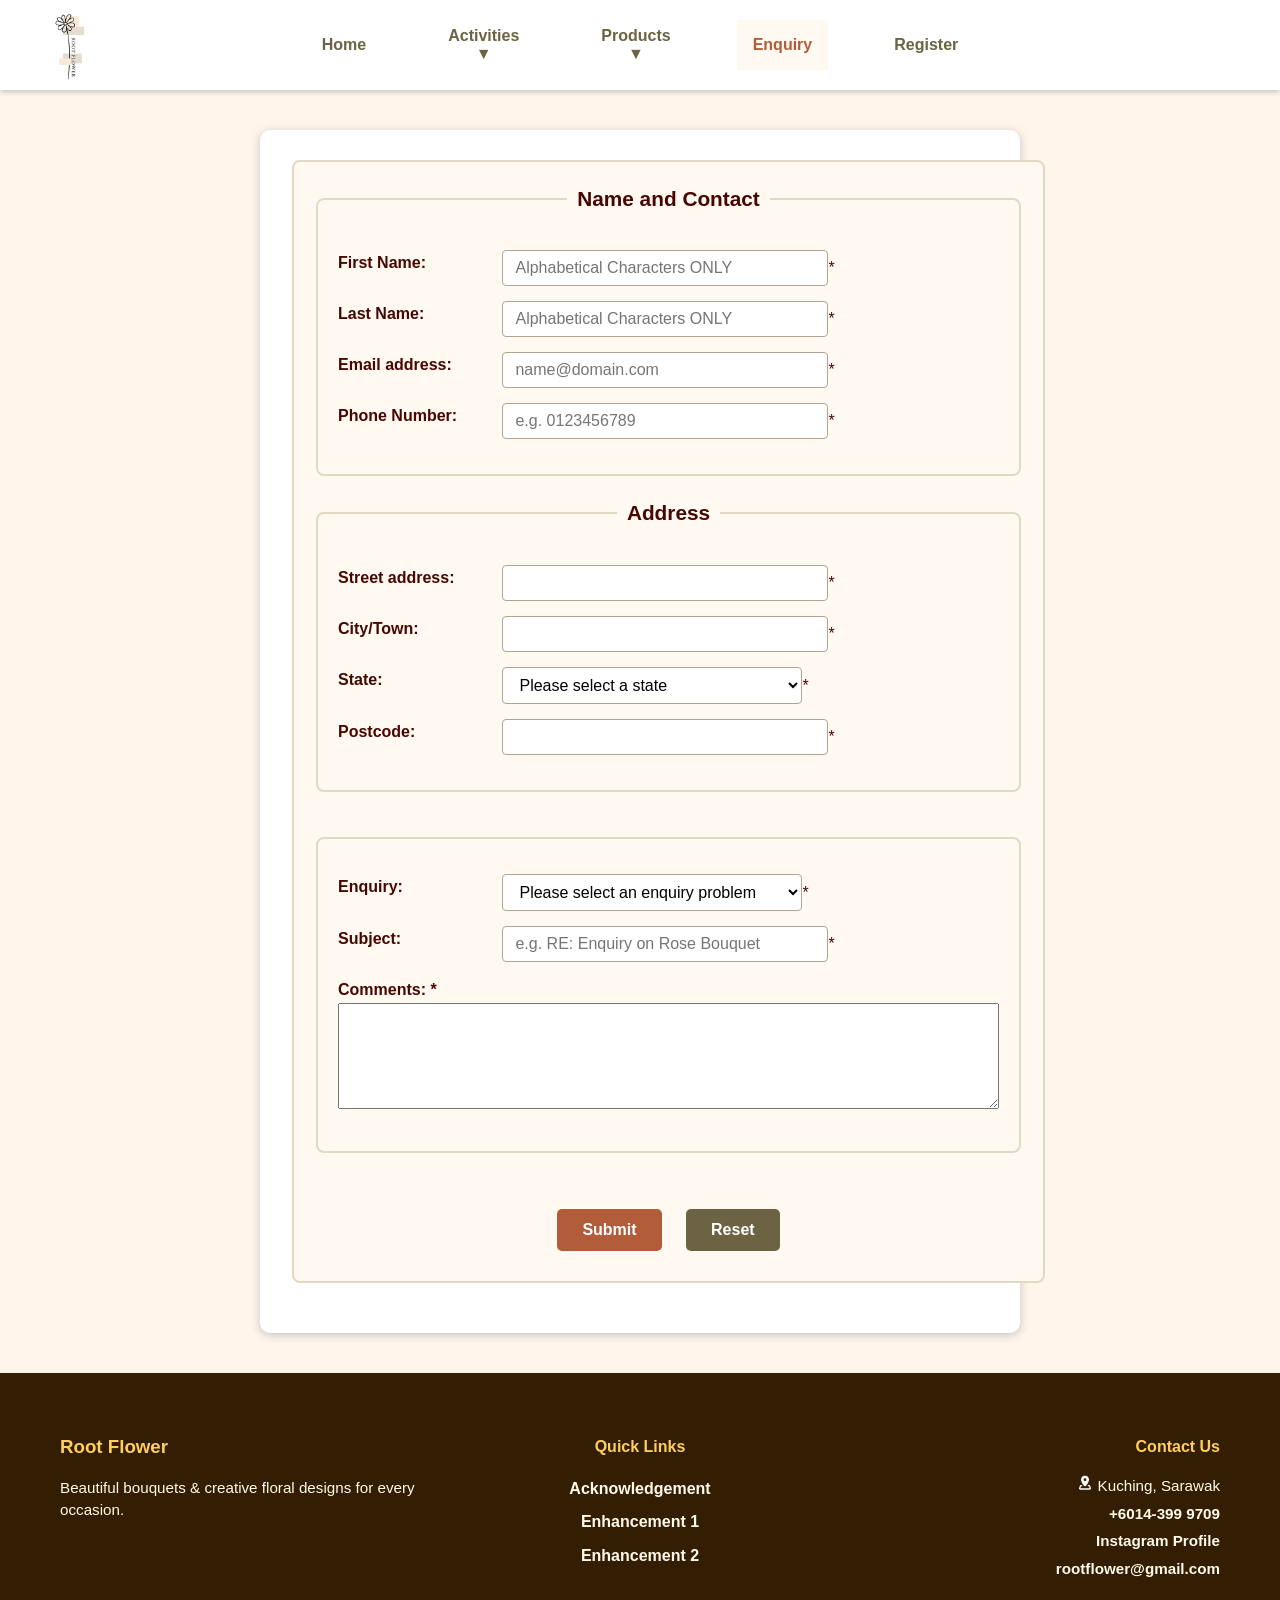
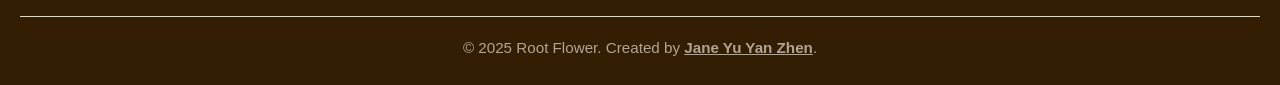
<file: enquiry.html>
<!DOCTYPE html>
<html lang="en">
<head>
  	<meta charset="utf-8" >
	<meta name="description" content="Web Development" >
	<meta name="keywords" content="HTML (Workshop Register Form)" >
	<meta name="author" content="Jane Yu Yan Zhen"  >
	<link href="style/style.css" rel="stylesheet" type="text/css">
	<script src="javascript.js"></script>
	<title>Enquiry Form</title>	
</head>
<body>
	<nav>
		<div class="nav-left">
			<div class="logo">
				<img src="images/rootflowerpfp.jpg" width="85" height="85" alt="RootFlowerLogo">
			</div>
				<label for="menu-toggle" class="menu-icon">&#9776;</label>
		</div>
		
		<input type="checkbox" id="menu-toggle">
  
		<div class="menu">
			<div class="dropdown">
				<a href="index.html" class="dropbtn">Home</a>
			</div>
			<div class="dropdown">
				<button class="dropbtn">Activities &#9660; </button>
				<div class="dropdown-content">
					<a href="workshop.html">Workshop</a>
					<a href="promotion.html">Promotion</a>
				</div>
			</div>
			<div class="dropdown">
				<button class="dropbtn">Products &#9660; </button> 
				<div class="dropdown-content">
					<a href="product1.html">Bouquets</a>
					<a href="product2.html">CNY Decoration</a>
				</div>
			</div>
			<div class="dropdown">
				<a href="enquiry.html" class="dropbtn">Enquiry</a>
			</div>
			<div class="dropdown">
				<a href="register.html" class="dropbtn">Register</a>
			</div>
		</div>
		<div class="nav-right"></div>
	</nav>
	<main>
		<div class="enquiry-content">
			<form id="enquiryForm" action="confirm.html" method="post">
			<fieldset>
				<fieldset>
					<legend>Name and Contact</legend>
						<p><label for="fname">First Name: </label>
							<input type="text" id="fname" name="fname" 
							placeholder="Alphabetical Characters ONLY">*
							<span class="error-message" id="fname-error"></span>
						</p>
						<p><label for="lname">Last Name: </label>
							<input type="text" id="lname" name="lname"
							placeholder="Alphabetical Characters ONLY">*
							<span class="error-message" id="lname-error"></span>
						</p>
						<p><label for="email">Email address: </label>
							<input type="text" id="email" name="emailContact" maxlength="25" size="25" 
							placeholder="name@domain.com">*
							<span class="error-message" id="email-error"></span>
						</p>
						<p>
							<label for="phone">Phone Number:</label>
							<input type="text" id="phone" name="phone" maxlength="10" 
								placeholder="e.g. 0123456789">*
								<span class="error-message" id="phone-error"></span>
						</p>
				</fieldset>
				<fieldset>
					<legend>Address</legend>
						<p><label for="saddress">Street address: </label>
							<input type="text" id="saddress" name="StreetAddress">*
							<span class="error-message" id="saddress-error"></span>
						</p>
						<p><label for="city/town">City/Town: </label>
							<input type="text" id="city/town" name="city/town">*
							<span class="error-message" id="city/town-error"></span>
						</p>
						<p><label for="state">State: </label>
							<select name="state" id="state">
								<option value="" disabled selected>Please select a state</option>
								<option value="johor">Johor</option>
								<option value="kedah">Kedah</option>
								<option value="kelantan">Kelantan</option>
								<option value="melaka">Melaka</option>
								<option value="negeri-sembilan">Negeri Sembilan</option>
								<option value="pahang">Pahang</option>
								<option value="penang">Pulau Pinang</option>
								<option value="perak">Perak</option>
								<option value="perlis">Perlis</option>
								<option value="sabah">Sabah</option>
								<option value="sarawak">Sarawak</option>
								<option value="selangor">Selangor</option>
								<option value="terengganu">Terengganu</option>
								<option value="kuala-lumpur">Kuala Lumpur</option>
								<option value="labuan">Labuan</option>
								<option value="putrajaya">Putrajaya</option>
							</select>*
							<span class="error-message" id="state-error"></span>
						</p>
						<p><label for="postcode">Postcode: </label>
							<input type="text" id="postcode" name="postcode">*
							<span class="error-message" id="postcode-error"></span>
						</p>
				</fieldset><br>
				<fieldset>
					<p>
						<label for="enquiry">Enquiry: </label>
							<select name="enquirylist" id="enquiry">
								<option value="" disabled selected>Please select an enquiry problem</option>
							</select>*
							<span class="error-message" id="enquiry-error"></span>
					</p>
					<p>
						<label for="subject">Subject: </label>
						<input type="text" id="subject" name="subject" maxlength="100" size="40" 
							placeholder="e.g. RE: Enquiry on Rose Bouquet">*
							<span class="error-message" id="subject-error"></span>
					</p>
					<p>
						<label for="en_comment">Comments: * </label><br>
						<textarea id="en_comment" name="en_comment" rows="5" cols="80"></textarea>
						<span class="error-message" id="en_comment-error"></span>
					</p>
				</fieldset>
				<br>
				<input type="submit" name="Submit">
				<input type="reset" name="Reset">
				
			</fieldset>
			</form>
		</div>
	</main>

	<footer class="footer">
		<div class="footer-container">
			<div class="footer-about">
				<h3>Root Flower</h3>
				<p>Beautiful bouquets & creative floral designs for every occasion.</p>
			</div>
	
			<div class="footer-links">
				<h4>Quick Links</h4>
					<ul>
						<li><a href="acknowledgement.html">Acknowledgement</a></li>
						<li><a href="enhancement.html">Enhancement 1</a></li>
						<li><a href="enhancement2.html">Enhancement 2</a></li>
					</ul>
			</div>

			<div class="footer-contact">
						<h4>Contact Us</h4>
						<p><img src="images/address-icon.png" alt="Address" width="16" height="16"> Kuching, Sarawak</p>
						<p><a href="https://theroot.wasap.my/">+6014-399 9709</a></p>
						<p><a href="https://www.instagram.com/root.flowersss?igsh=MTVnOHI3ODE5cml6aA==">Instagram Profile</a></p>
						<p><a href="mailto:rootflower@gmail.com">rootflower@gmail.com</a></p>
			</div>
		</div>

		<div class="footer-bottom">
			<p>&copy; 2025 Root Flower. Created by <a href="profile.html">Jane Yu Yan Zhen</a>.</p>
		</div>
	</footer>
	<button id="backToTop" class="back-to-top" aria-label="Back to top" title="Back to top">&#9650;</button>
</body>
</html>
</file>
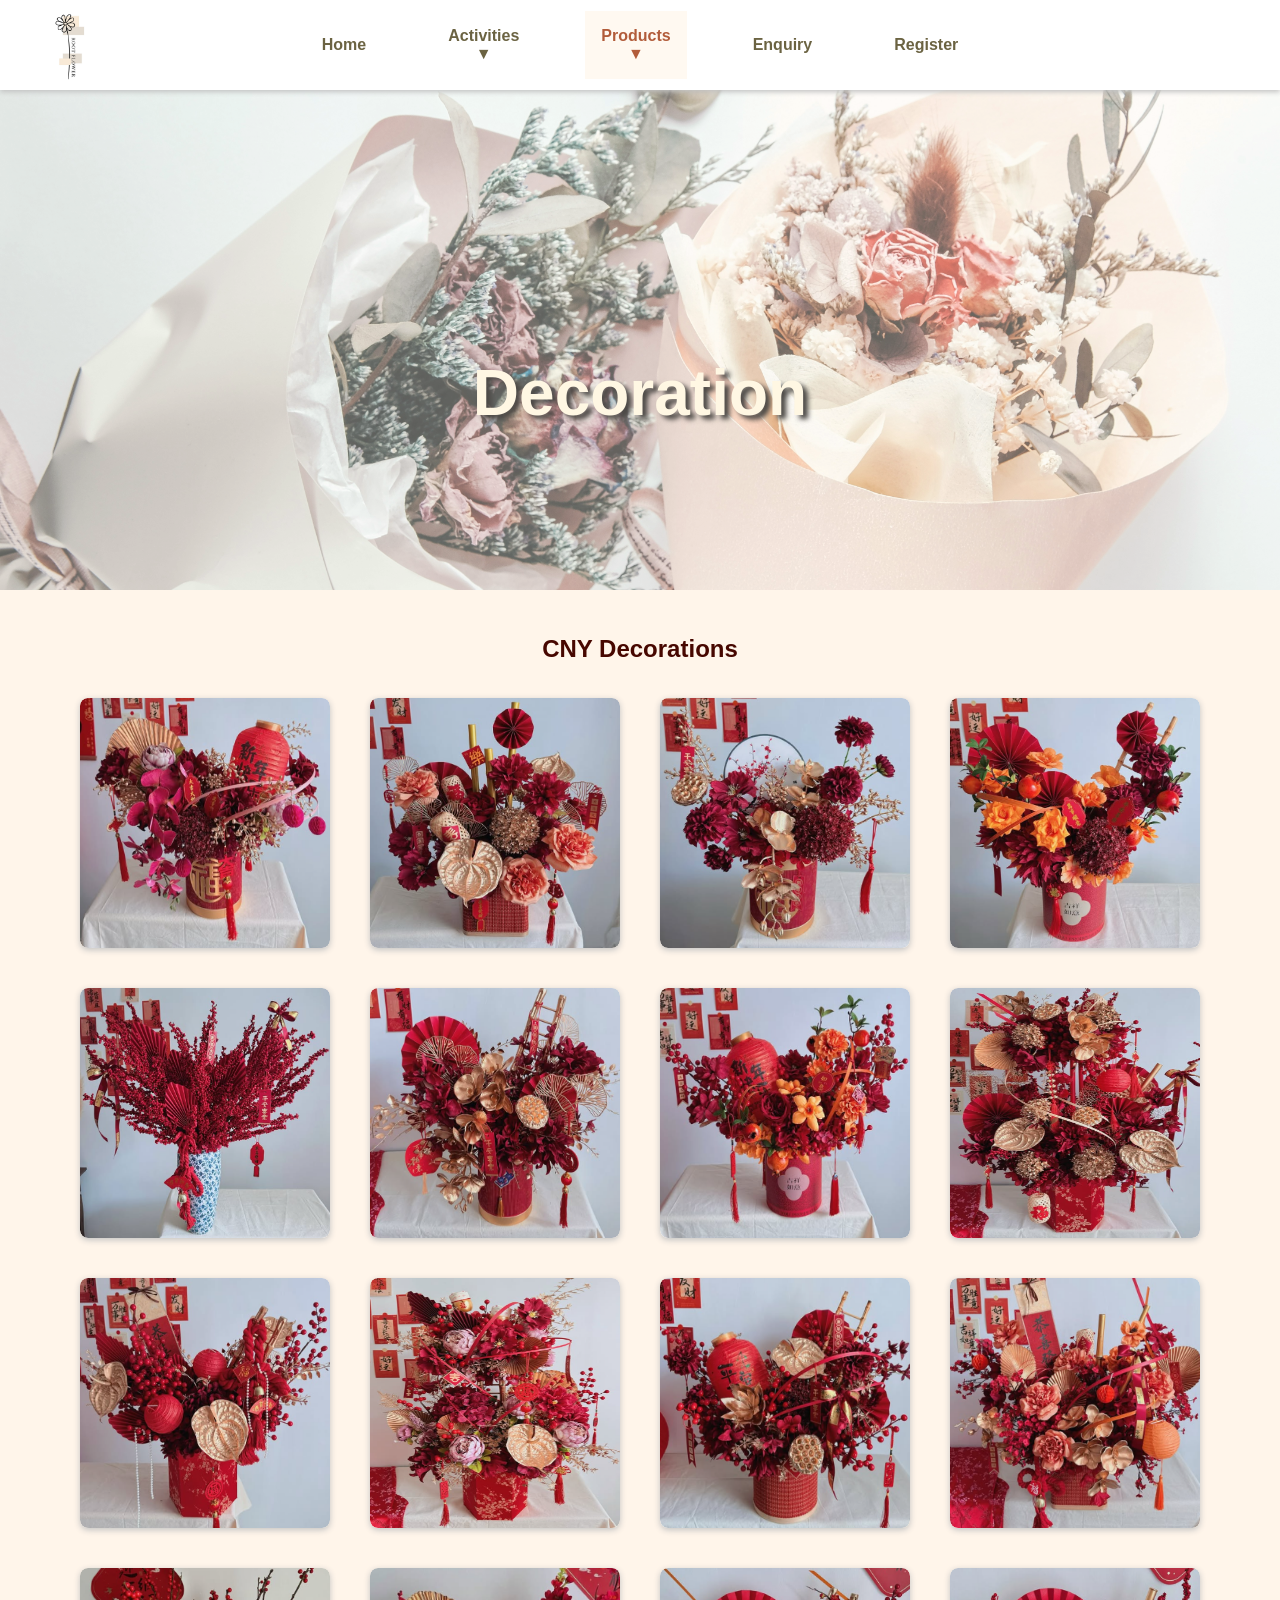
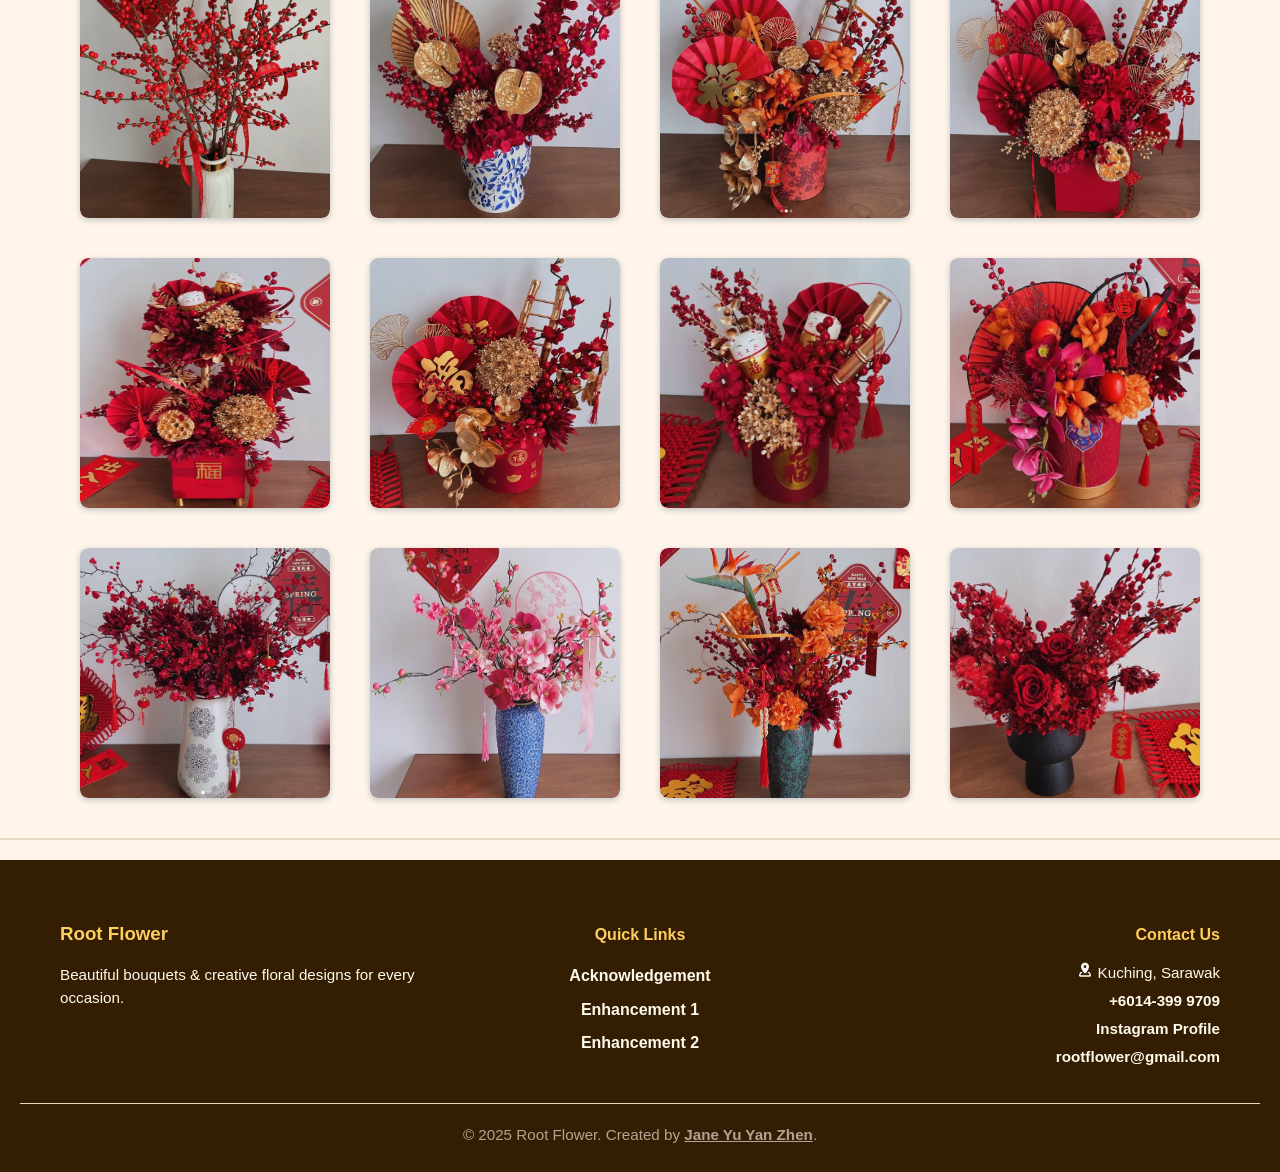
<file: product2.html>
<!DOCTYPE html>
<html lang="en">
<head>
  <meta charset="utf-8" />
  <meta name="description" content="Web Development" />
  <meta name="keywords" content="HTML" />
  <meta name="author" content="Jane Yu Yan Zhen"  />
  <link href="style/style.css" rel="stylesheet" type="text/css" />
  <script src="javascript.js"></script>
  <title>CNY Decoration</title>
</head>
<body>
  <nav>
		<div class="nav-left">
			<div class="logo">
				<img src="images/rootflowerpfp.jpg" width="85" height="85" alt="RootFlowerLogo">
			</div>
				<label for="menu-toggle" class="menu-icon">&#9776;</label>
		</div>
		
		<input type="checkbox" id="menu-toggle">
  
		<div class="menu">
			<div class="dropdown">
				<a href="index.html" class="dropbtn">Home</a>
			</div>
			<div class="dropdown">
				<button class="dropbtn">Activities &#9660;</button>
				<div class="dropdown-content">
					<a href="workshop.html">Workshop</a>
					<a href="promotion.html">Promotion</a>
				</div>
			</div>
			<div class="dropdown">
				<button class="dropbtn">Products &#9660;</button> 
				<div class="dropdown-content">
					<a href="product1.html">Bouquets</a>
					<a href="product2.html">CNY Decoration</a>
				</div>
			</div>
			<div class="dropdown">
				<a href="enquiry.html" class="dropbtn">Enquiry</a>
			</div>
			<div class="dropdown">
				<a href="register.html" class="dropbtn">Register</a>
			</div>
		</div>

    <div class="nav-right"></div>
  </nav>

  <main>
    <div class="cny-decoration-section">
      <article>
          <div class="index-container">
              <h1 class="bg-text">Decoration</h1>
          </div>

        <ul>
          <li id="cny-decorations">CNY Decorations
            <figure>
              <div class="cny-container">
                <img src="images/CNY_1.png" class="image" width="250" height="250" alt="ChineseNewYear-Decoration">
                <div class="middle">
                  <div class="price-link"><a href="enquiry.html?enquiry=cny">Ask for Details</a></div>
                </div>
              </div>
              <div class="cny-container">
                <img src="images/CNY_2.png" class="image" width="250" height="250" alt="ChineseNewYear-Decoration">
                <div class="middle">
                  <div class="price-link"><a href="enquiry.html?enquiry=cny">Ask for Details</a></div>
                </div>
              </div>
              <div class="cny-container">
                <img src="images/CNY_3.png" class="image" width="250" height="250" alt="ChineseNewYear-Decoration">
                <div class="middle">
                  <div class="price-link"><a href="enquiry.html?enquiry=cny">Ask for Details</a></div>
                </div>
              </div>
              <div class="cny-container">
                <img src="images/CNY_4.png" class="image" width="250" height="250" alt="ChineseNewYear-Decoration">
                <div class="middle">
                  <div class="price-link"><a href="enquiry.html?enquiry=cny">Ask for Details</a></div>
                </div>
              </div>
              <div class="cny-container">
                <img src="images/CNY_5.png" class="image" width="250" height="250" alt="ChineseNewYear-Decoration">
                <div class="middle">
                  <div class="price-link"><a href="enquiry.html?enquiry=cny">Ask for Details</a></div>
                </div>
              </div>
              <div class="cny-container">
                <img src="images/CNY_6.png" class="image" width="250" height="250" alt="ChineseNewYear-Decoration">
                <div class="middle">
                  <div class="price-link"><a href="enquiry.html?enquiry=cny">Ask for Details</a></div>
                </div>
              </div>
              <div class="cny-container">
                <img src="images/CNY_7.png" class="image" width="250" height="250" alt="ChineseNewYear-Decoration">
                <div class="middle">
                  <div class="price-link"><a href="enquiry.html?enquiry=cny">Ask for Details</a></div>
                </div>
              </div>
              <div class="cny-container">
                <img src="images/CNY_8.png" class="image" width="250" height="250" alt="ChineseNewYear-Decoration">
                <div class="middle">
                  <div class="price-link"><a href="enquiry.html?enquiry=cny">Ask for Details</a></div>
                </div>
              </div>
              <div class="cny-container">
                <img src="images/CNY_9.png" class="image" width="250" height="250" alt="ChineseNewYear-Decoration">
                <div class="middle">
                  <div class="price-link"><a href="enquiry.html?enquiry=cny">Ask for Details</a></div>
                </div>
              </div>
              <div class="cny-container">
                <img src="images/CNY_10.png" class="image" width="250" height="250" alt="ChineseNewYear-Decoration">
                <div class="middle">
                  <div class="price-link"><a href="enquiry.html?enquiry=cny">Ask for Details</a></div>
                </div>
              </div>
              <div class="cny-container">
                <img src="images/CNY_11.png" class="image" width="250" height="250" alt="ChineseNewYear-Decoration">
                <div class="middle">
                  <div class="price-link"><a href="enquiry.html?enquiry=cny">Ask for Details</a></div>
                </div>
              </div>
              <div class="cny-container">
                <img src="images/CNY_12.png" class="image" width="250" height="250" alt="ChineseNewYear-Decoration">
                <div class="middle">
                  <div class="price-link"><a href="enquiry.html?enquiry=cny">Ask for Details</a></div>
                </div>
              </div>
              <div class="cny-container">
                <img src="images/CNY_13.png" class="image" width="250" height="250" alt="ChineseNewYear-Decoration">
                <div class="middle">
                  <div class="price-link"><a href="enquiry.html?enquiry=cny">Ask for Details</a></div>
                </div>
              </div>
              <div class="cny-container">
                <img src="images/CNY_14.png" class="image" width="250" height="250" alt="ChineseNewYear-Decoration">
                <div class="middle">
                  <div class="price-link"><a href="enquiry.html?enquiry=cny">Ask for Details</a></div>
                </div>
              </div>
              <div class="cny-container">
                <img src="images/CNY_15.png" class="image" width="250" height="250" alt="ChineseNewYear-Decoration">
                <div class="middle">
                  <div class="price-link"><a href="enquiry.html?enquiry=cny">Ask for Details</a></div>
                </div>
              </div>
              <div class="cny-container">
                <img src="images/CNY_16.png" class="image" width="250" height="250" alt="ChineseNewYear-Decoration">
                <div class="middle">
                  <div class="price-link"><a href="enquiry.html?enquiry=cny">Ask for Details</a></div>
                </div>
              </div>
              <div class="cny-container">
                <img src="images/CNY_17.png" class="image" width="250" height="250" alt="ChineseNewYear-Decoration">
                <div class="middle">
                  <div class="price-link"><a href="enquiry.html?enquiry=cny">Ask for Details</a></div>
                </div>
              </div>
              <div class="cny-container">
                <img src="images/CNY_18.png" class="image" width="250" height="250" alt="ChineseNewYear-Decoration">
                <div class="middle">
                  <div class="price-link"><a href="enquiry.html?enquiry=cny">Ask for Details</a></div>
                </div>
              </div>
              <div class="cny-container">
                <img src="images/CNY_19.png" class="image" width="250" height="250" alt="ChineseNewYear-Decoration">
                <div class="middle">
                  <div class="price-link"><a href="enquiry.html?enquiry=cny">Ask for Details</a></div>
                </div>
              </div>
              <div class="cny-container">
                <img src="images/CNY_20.png" class="image" width="250" height="250" alt="ChineseNewYear-Decoration">
                <div class="middle">
                  <div class="price-link"><a href="enquiry.html?enquiry=cny">Ask for Details</a></div>
                </div>
              </div>
              <div class="cny-container">
                <img src="images/CNY_21.png" class="image" width="250" height="250" alt="ChineseNewYear-Decoration">
                <div class="middle">
                  <div class="price-link"><a href="enquiry.html?enquiry=cny">Ask for Details</a></div>
                </div>
              </div>
              <div class="cny-container">
                <img src="images/CNY_22.png" class="image" width="250" height="250" alt="ChineseNewYear-Decoration">
                <div class="middle">
                  <div class="price-link"><a href="enquiry.html?enquiry=cny">Ask for Details</a></div>
                </div>
              </div>
              <div class="cny-container">
                <img src="images/CNY_23.png" class="image" width="250" height="250" alt="ChineseNewYear-Decoration">
                <div class="middle">
                  <div class="price-link"><a href="enquiry.html?enquiry=cny">Ask for Details</a></div>
                </div>
              </div>
              <div class="cny-container">
                <img src="images/CNY_24.png" class="image" width="250" height="250" alt="ChineseNewYear-Decoration">
                <div class="middle">
                  <div class="price-link"><a href="enquiry.html?enquiry=cny">Ask for Details</a></div>
                </div>
              </div>
            </figure>
          </li>
        </ul>
      </article>
    </div>
  </main>

  <footer class="footer">
    <div class="footer-container">
      <div class="footer-about">
        <h3>Root Flower</h3>
        <p>Beautiful bouquets & creative floral designs for every occasion.</p>
      </div>

      <div class="footer-links">
        <h4>Quick Links</h4>
          <ul>
            <li><a href="acknowledgement.html">Acknowledgement</a></li>
					  <li><a href="enhancement.html">Enhancement 1</a></li>
						<li><a href="enhancement2.html">Enhancement 2</a></li>
          </ul>
      </div>

      <div class="footer-contact">
        <h4>Contact Us</h4>
        <p><img src="images/address-icon.png" alt="Address" width="16" height="16"> Kuching, Sarawak</p>
        <p><a href="https://theroot.wasap.my/">+6014-399 9709</a></p>
				<p><a href="https://www.instagram.com/root.flowersss?igsh=MTVnOHI3ODE5cml6aA==">Instagram Profile</a></p>
        <p><a href="mailto:rootflower@gmail.com">rootflower@gmail.com</a></p>
      </div>
    </div>

    <div class="footer-bottom">
      <p>&copy; 2025 Root Flower. Created by <a href="profile.html">Jane Yu Yan Zhen</a>.</p>
    </div>
  </footer>
  <button id="backToTop" class="back-to-top" aria-label="Back to top" title="Back to top">&#9650;</button>
</body>
</html>
</file>
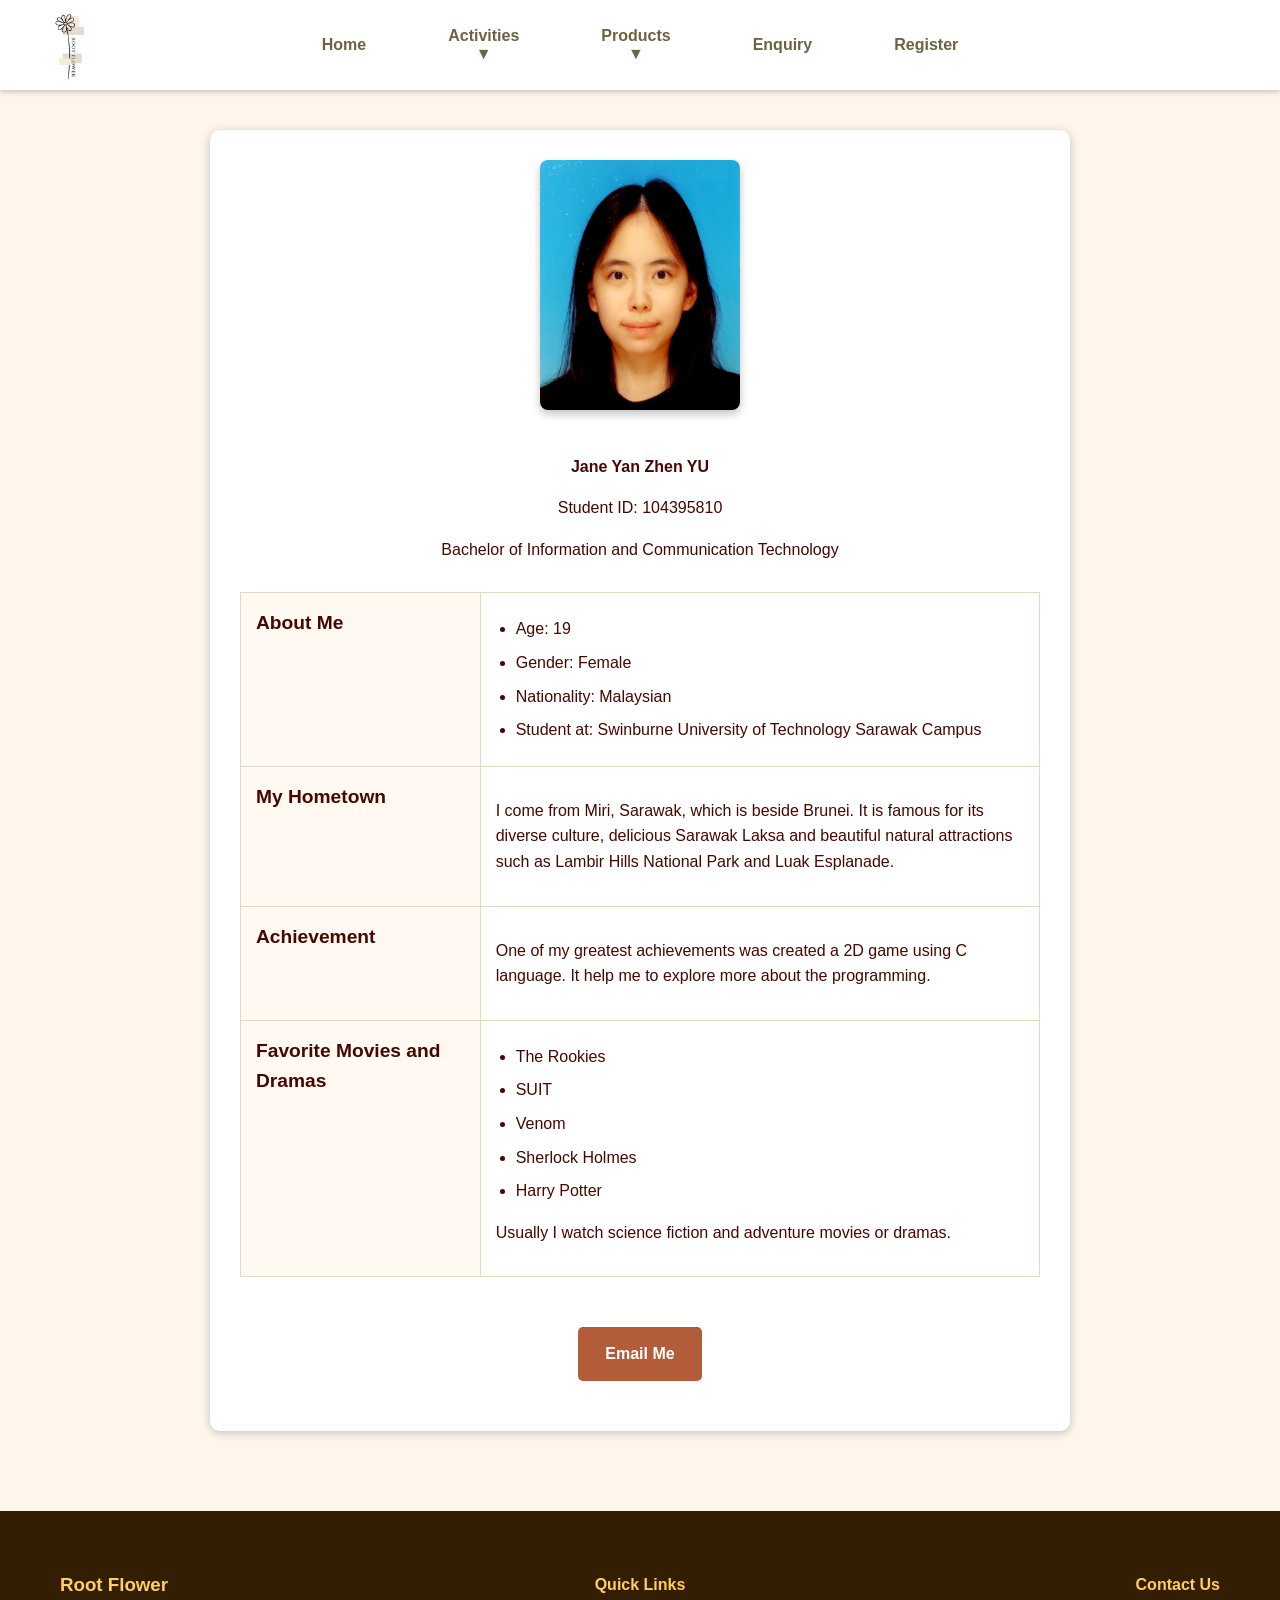
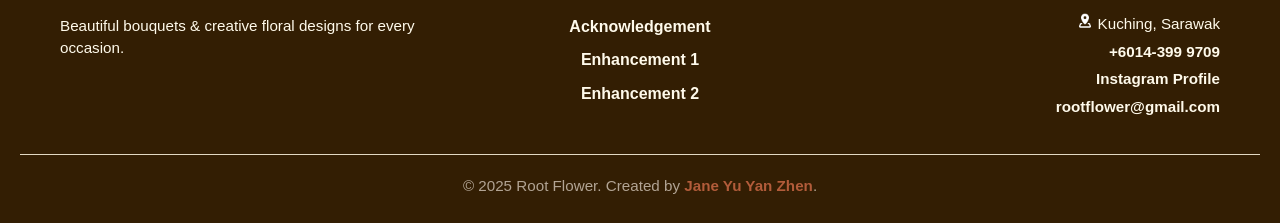
<file: profile.html>
<!DOCTYPE html>
<html lang="en">
<head>
	<meta charset="utf-8" />
	<meta name="description" content="Web Development" />
	<meta name="keywords" content="HTML" />
	<meta name="author" content="Jane Yu Yan Zhen"  />
	<link href="style/style.css" rel="stylesheet" type="text/css" />
	<script src="javascript.js"></script>
	<title>Profile</title>
</head>
<body>
	<nav>
		<div class="nav-left">
			<div class="logo">
				<img src="images/rootflowerpfp.jpg" width="85" height="85" alt="RootFlowerLogo">
			</div>
				<label for="menu-toggle" class="menu-icon">&#9776;</label>
		</div>
		
		<input type="checkbox" id="menu-toggle">
  
		<div class="menu">
			<div class="dropdown">
				<a href="index.html" class="dropbtn">Home</a>
			</div>
			<div class="dropdown">
				<button class="dropbtn">Activities &#9660;</button>
				<div class="dropdown-content">
					<a href="workshop.html">Workshop</a>
					<a href="promotion.html">Promotion</a>
				</div>
			</div>
			<div class="dropdown">
				<button class="dropbtn">Products &#9660;</button> 
				<div class="dropdown-content">
					<a href="product1.html">Bouquets</a>
					<a href="product2.html">CNY Decoration</a>
				</div>
			</div>
			<div class="dropdown">
				<a href="enquiry.html" class="dropbtn">Enquiry</a>
			</div>
			<div class="dropdown">
				<a href="register.html" class="dropbtn">Register</a>
			</div>
		</div>
		<div class="nav-right"></div>
	</nav>

	<div class="profile-container">
		<img src="images/pfp.png" width="200" height="250" alt="Jane Yu Yan Zhen" class="profile-image">
		<p><strong>Jane Yan Zhen YU</strong></p>
		<p>Student ID: 104395810</p>
		<p>Bachelor of Information and Communication Technology</p>
    
		<table class="profile-table">
			<tr>
				<th>About Me</th>
				<td>
					<ul>
						<li>Age: 19</li>
						<li>Gender: Female</li>
						<li>Nationality: Malaysian</li>
						<li>Student at: Swinburne University of Technology Sarawak Campus</li>
					</ul>
				</td>
			</tr>
			<tr>
				<th>My Hometown</th>
				<td>
					<p>I come from Miri, Sarawak, which is beside Brunei. It is famous for its diverse culture, delicious Sarawak Laksa and beautiful natural attractions such as Lambir Hills National Park and Luak Esplanade.</p>
				</td>
			</tr>
			<tr>
				<th>Achievement</th>
				<td>
					<p>One of my greatest achievements was created a 2D game using C language. It help me to explore more about the programming.</p>
				</td>
			</tr>
			<tr>
				<th>Favorite Movies and Dramas</th>
				<td>
					<ul>
						<li>The Rookies</li>
						<li>SUIT</li>
						<li>Venom</li>
						<li>Sherlock Holmes</li>
						<li>Harry Potter</li>
					</ul>
					<p>Usually I watch science fiction and adventure movies or dramas.</p>
				</td>
			</tr>
		</table>

		<a href="mailto:104395810@students.swinburne.edu.my" class="email-button">Email Me</a>
	</div>

	<footer class="footer">
		<div class="footer-container">
			<div class="footer-about">
				<h3>Root Flower</h3>
				<p>Beautiful bouquets & creative floral designs for every occasion.</p>
			</div>
	
			<div class="footer-links">
				<h4>Quick Links</h4>
					<ul>
						<li><a href="acknowledgement.html">Acknowledgement</a></li>
						<li><a href="enhancement.html">Enhancement 1</a></li>
						<li><a href="enhancement2.html">Enhancement 2</a></li>
					</ul>
			</div>

			<div class="footer-contact">
						<h4>Contact Us</h4>
						<p><img src="images/address-icon.png" alt="Address" width="16" height="16"> Kuching, Sarawak</p>
						<p><a href="https://theroot.wasap.my/">+6014-399 9709</a></p>
						<p><a href="https://www.instagram.com/root.flowersss?igsh=MTVnOHI3ODE5cml6aA==">Instagram Profile</a></p>
						<p><a href="mailto:rootflower@gmail.com">rootflower@gmail.com</a></p>
			</div>
		</div>

		<div class="footer-bottom">
			<p>&copy; 2025 Root Flower. Created by <a href="profile.html">Jane Yu Yan Zhen</a>.</p>
		</div>
	</footer>
	<button id="backToTop" class="back-to-top" aria-label="Back to top" title="Back to top">&#9650;</button>
</body>
</file>
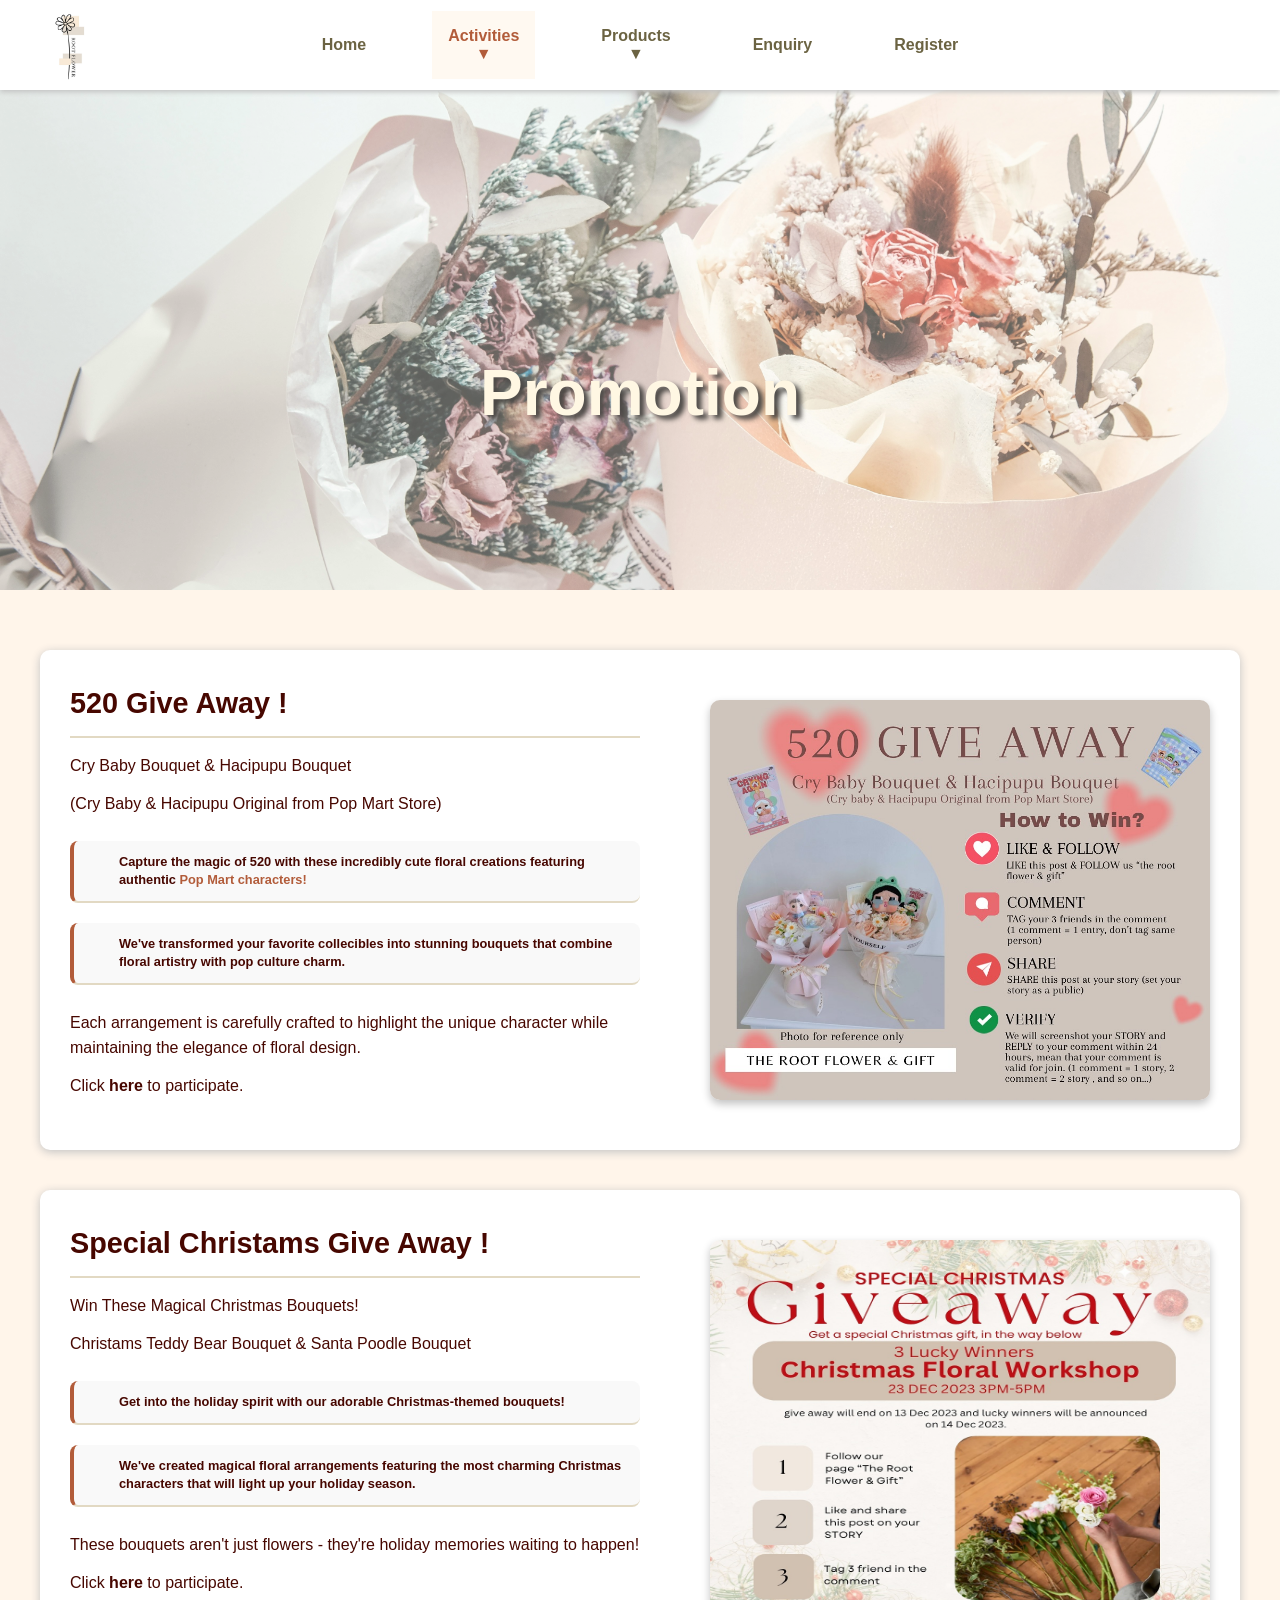
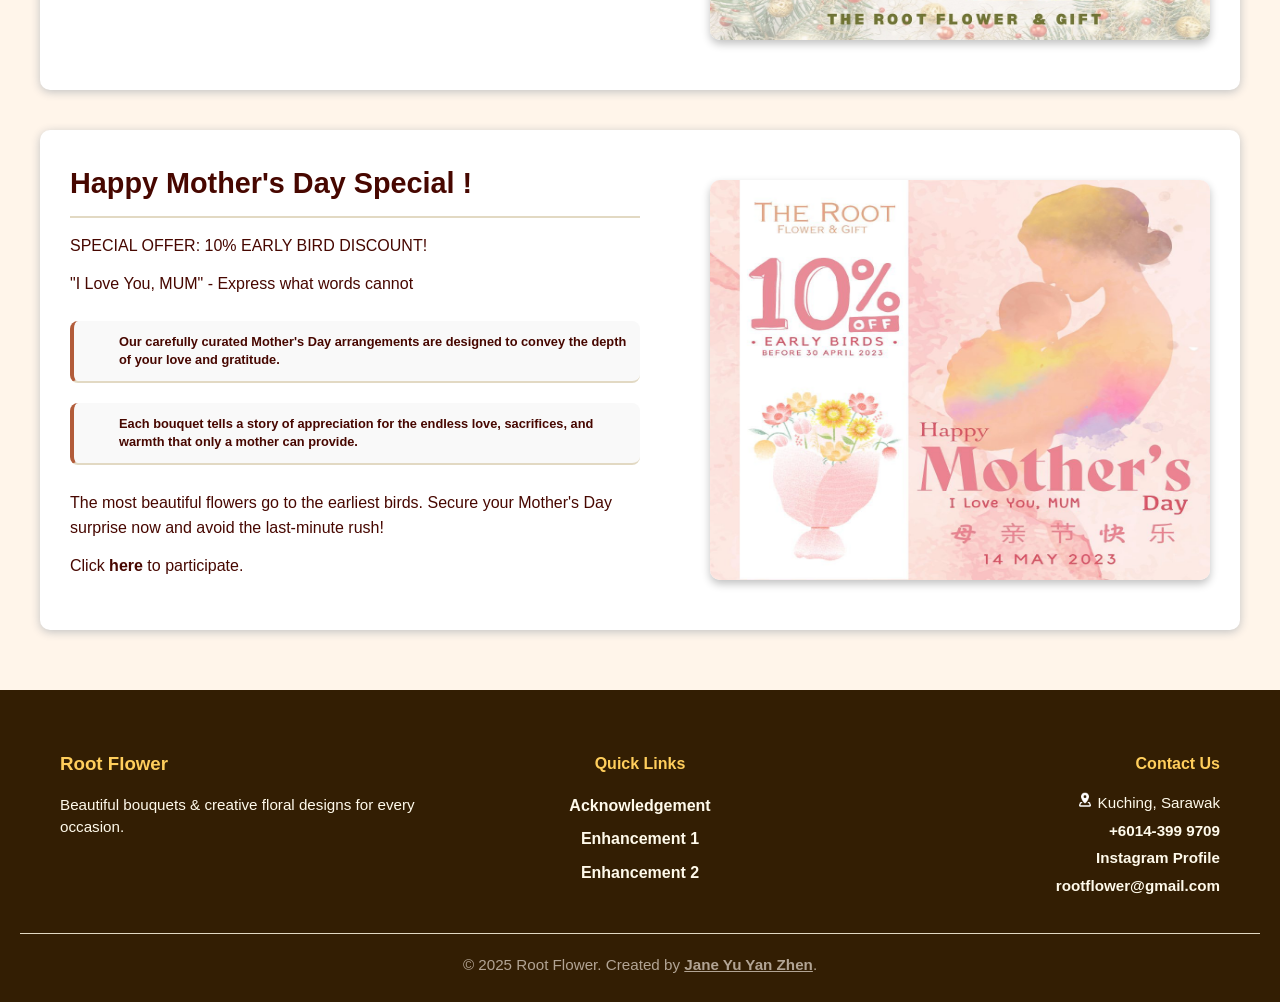
<file: promotion.html>
<!DOCTYPE html>
<html lang="en">
<head>
  <meta charset="utf-8" />
  <meta name="description" content="Web Davelopment">
  <meta name="keywords" content="HTML">
  <meta name="author" content="Jane Yu Yan Zhen">
  <link href="style/style.css" rel="stylesheet" type="text/css" />
  <script src="javascript.js"></script>
  <title>Root Flower Kuching</title>
</head>
<body>
	<nav>
		<div class="nav-left">
			<div class="logo">
				<img src="images/rootflowerpfp.jpg" width="85" height="85" alt="RootFlowerLogo">
			</div>
				<label for="menu-toggle" class="menu-icon">&#9776;</label>
		</div>
		
		<input type="checkbox" id="menu-toggle">
  
		<div class="menu">
			<div class="dropdown">
				<a href="index.html" class="dropbtn">Home</a>
			</div>
			<div class="dropdown">
				<button class="dropbtn">Activities &#9660;</button>
				<div class="dropdown-content">
					<a href="workshop.html">Workshop</a>
					<a href="promotion.html">Promotion</a>
				</div>
			</div>
			<div class="dropdown">
				<button class="dropbtn">Products &#9660;</button> 
				<div class="dropdown-content">
					<a href="product1.html">Bouquets</a>
					<a href="product2.html">CNY Decoration</a>
				</div>
			</div>
			<div class="dropdown">
				<a href="enquiry.html" class="dropbtn">Enquiry</a>
			</div>
			<div class="dropdown">
				<a href="register.html" class="dropbtn">Register</a>
			</div>
		</div>
		<div class="nav-right"></div>
	</nav>
	
	<main>
		<div class="promotion-section">
			<article>
				<div class="index-container">
					<h1 class="bg-text">Promotion</h1>
				</div>

				<div class="promotion-content">
					<div class="promotion-container">
						<div class="promotion-text">
							<h2 class="promotion-link"><a href="enquiry.html?enquiry=promotions">520 Give Away !</a></h2>
							<p>
								Cry Baby Bouquet &amp; Hacipupu Bouquet
							</p>
							<p>(Cry Baby &amp; Hacipupu Original from Pop Mart Store)</p>
								<ul>
									<li>Capture the magic of 520 with these incredibly cute floral creations featuring authentic <strong>Pop Mart characters!</strong></li>
									<li>We've transformed your favorite collecibles into stunning bouquets that combine floral artistry with pop culture charm.</li>
								</ul>
							<p>Each arrangement is carefully crafted to highlight the unique character while maintaining the elegance of floral design.</p>
							<p>Click <a href="https://www.instagram.com/p/DI_l0sEvk3M/?utm_source=ig_web_copy_link&igsh=MzRlODBiNWFlZA==">here</a> to participate.</p>
						</div>
						
						<div class="promotion-image">
							<figure>
								<img src="images/promotion520.jpg" alt="Promotion Details" width="500" height="500">
							</figure>
						</div>
					</div>

					<div class="promotion-container">
						<div class="promotion-text">
							<h2 class="promotion-link"><a href="enquiry.html?enquiry=promotions">Special Christams Give Away !</a></h2>
							<p>Win These Magical Christmas Bouquets!</p>
							<p>
								Christams Teddy Bear Bouquet &amp; Santa Poodle Bouquet
							</p>
								<ul>
									<li>Get into the holiday spirit with our adorable Christmas-themed bouquets!</li>
									<li>We've created magical floral arrangements featuring the most charming Christmas characters that will light up your holiday season.</li>
								</ul>
							<p>These bouquets aren't just flowers - they're holiday memories waiting to happen!</p>
							<p>Click <a href="https://www.instagram.com/p/C0iNAFQva-V/?utm_source=ig_web_copy_link&igsh=MzRlODBiNWFlZA==">here</a> to participate.</p>
						</div>

						<div class="promotion-image">
							<figure>
								<img src="images/promotionChristmas.jpg" alt="Promotion Details" width="500" height="500">
							</figure>
						</div>
					</div>

					<div class="promotion-container">
						<div class="promotion-text">
							<h2 class="promotion-link"><a href="enquiry.html?enquiry=promotions">Happy Mother's Day Special !</a></h2>
							<p>SPECIAL OFFER: 10% EARLY BIRD DISCOUNT!</p>
							<p>
								"I Love You, MUM" - Express what words cannot
							</p>
								<ul>
									<li>Our carefully curated Mother's Day arrangements are designed to convey the depth of your love and gratitude.</li>
									<li>Each bouquet tells a story of appreciation for the endless love, sacrifices, and warmth that only a mother can provide.</li>
								</ul>
							<p>The most beautiful flowers go to the earliest birds. Secure your Mother's Day surprise now and avoid the last-minute rush!</p>
							<p>Click <a href="https://www.instagram.com/p/Cq-cvxJvqDo/?utm_source=ig_web_copy_link&igsh=MzRlODBiNWFlZA==">here</a> to participate.</p>
						</div>

						<div class="promotion-image">
							<figure>
								<img src="images/promotionMother.jpg" alt="Promotion Details" width="500" height="500">
							</figure>
						</div>
					</div>
				</div>
			</article>
		</div>
	</main>

	<footer class="footer">
    <div class="footer-container">
      	<div class="footer-about">
        	<h3>Root Flower</h3>
        	<p>Beautiful bouquets & creative floral designs for every occasion.</p>
      	</div>

      	<div class="footer-links">
       		<h4>Quick Links</h4>
          		<ul>
					<li><a href="acknowledgement.html">Acknowledgement</a></li>
					<li><a href="enhancement.html">Enhancement 1</a></li>
					<li><a href="enhancement2.html">Enhancement 2</a></li>
				</ul>
      	</div>

      	<div class="footer-contact">
        	<h4>Contact Us</h4>
        	<p><img src="images/address-icon.png" alt="Address" width="16" height="16"> Kuching, Sarawak</p>
        	<p><a href="https://theroot.wasap.my/">+6014-399 9709</a></p>
			<p><a href="https://www.instagram.com/root.flowersss?igsh=MTVnOHI3ODE5cml6aA==">Instagram Profile</a></p>
        	<p><a href="mailto:rootflower@gmail.com">rootflower@gmail.com</a></p>
      	</div>
    </div>

    <div class="footer-bottom">
      	<p>&copy; 2025 Root Flower. Created by <a href="profile.html">Jane Yu Yan Zhen</a>.</p>
    </div>
  	</footer>
	<button id="backToTop" class="back-to-top" aria-label="Back to top" title="Back to top">&#9650;</button>
</body>
</file>
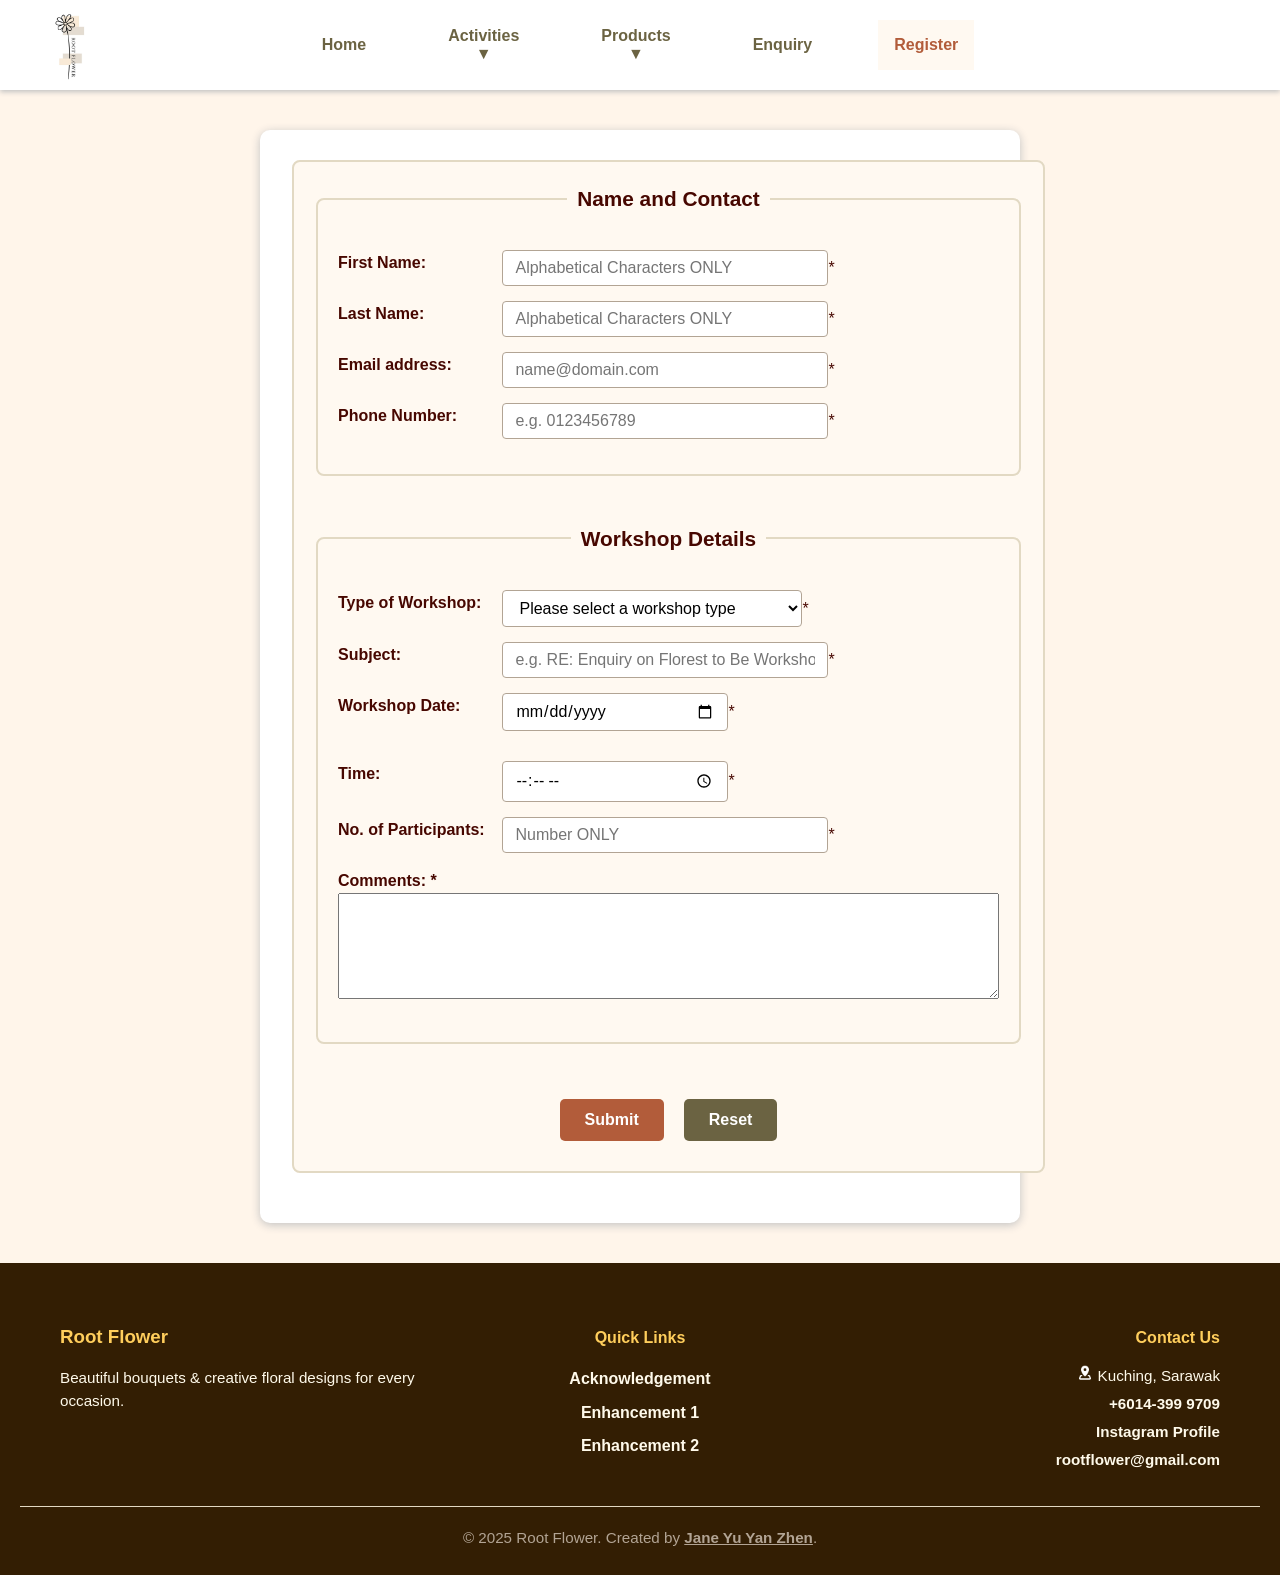
<file: register.html>
<!DOCTYPE html>
<html lang="en">
<head>
  <meta charset="utf-8" >
  <meta name="description" content="Web Development" >
  <meta name="keywords" content="HTML (Workshop Register Form)" >
  <meta name="author" content="Jane Yu Yan Zhen"  >
  <link href="style/style.css" rel="stylesheet" type="text/css">
  <script src="javascript.js"></script>
  <title>Workshop Register Form</title>
</head>
<body>
	<nav>
		<div class="nav-left">
			<div class="logo">
				<img src="images/rootflowerpfp.jpg" width="85" height="85" alt="RootFlowerLogo">
			</div>
				<label for="menu-toggle" class="menu-icon">&#9776;</label>
		</div>
		
		<input type="checkbox" id="menu-toggle">
  
		<div class="menu">
			<div class="dropdown">
				<a href="index.html" class="dropbtn">Home</a>
			</div>
			<div class="dropdown">
				<button class="dropbtn">Activities &#9660; </button>
				<div class="dropdown-content">
					<a href="workshop.html">Workshop</a>
					<a href="promotion.html">Promotion</a>
				</div>
			</div>
			<div class="dropdown">
				<button class="dropbtn">Products &#9660; </button> 
				<div class="dropdown-content">
					<a href="product1.html">Bouquets</a>
					<a href="product2.html">CNY Decoration</a>
				</div>
			</div>
			<div class="dropdown">
				<a href="enquiry.html" class="dropbtn">Enquiry</a>
			</div>
			<div class="dropdown">
				<a href="register.html" class="dropbtn">Register</a>
			</div>
		</div>
		<div class="nav-right"></div>
	</nav>
	<main>
		<div class="enquiry-content">
			<form id="registerForm" action="confirm.html" method="post">
				<fieldset>
					<fieldset>
						<legend>Name and Contact</legend>
						<p><label for="fname">First Name: </label>
							<input type="text" id="fname" name="fname" maxlength="25" size="25" 
							placeholder="Alphabetical Characters ONLY">*
							<span class="error-message" id="fname-error"></span>
						</p>
						<p><label for="lname">Last Name: </label>
							<input type="text" id="lname" name="lname" maxlength="25" size="25" 
							placeholder="Alphabetical Characters ONLY">*
							<span class="error-message" id="lname-error"></span>
						</p>
						<p><label for="email">Email address: </label>
							<input type="text" id="email" name="emailContact" maxlength="25" size="25" 
							placeholder="name@domain.com">*
							<span class="error-message" id="email-error"></span>
						</p>
						<p>
							<label for="phone">Phone Number:</label>
							<input type="text" id="phone" name="phone" maxlength="10" 
								placeholder="e.g. 0123456789">*
							<span class="error-message" id="phone-error"></span>
						</p>
					</fieldset><br>
					<fieldset>
						<legend>Workshop Details</legend>
						<p>
							<label for="register">Type of Workshop: </label>
							<select name="register" id="register">
								<option value="" disabled selected>Please select a workshop type</option>
							</select>*
							<span class="error-message" id="register-error"></span>
						</p>
						<p>
							<label for="subject">Subject: </label>
							<input type="text" id="subject" name="subject" maxlength="100" size="40" 
								placeholder="e.g. RE: Enquiry on Florest to Be Workshop">*
							<span class="error-message" id="subject-error"></span>
						</p>
						<p>
							<label for="wdate">Workshop Date:</label>
							<input type="date" id="wdate" name="WorkshopDate">*<br><br>
							<span class="error-message" id="wdate-error"></span>
							<label for="wtime">Time:</label>
							<input type="time" id="wtime" name="WorkshopTime">*
							<span class="error-message" id="wtime-error"></span>
						</p>
						<p>
							<label for="no_ofparticipant">No. of Participants:</label>
							<input type="text" id="no_ofparticipant" name="no_ofparticipant" maxlength="2"
							placeholder="Number ONLY">*
							<span class="error-message" id="no_ofparticipant-error"></span>
						</p>
						<p>
							<label for="re_comment">Comments: *</label><br>
							<textarea id="re_comment" name="re_comments" rows="5" cols="80"></textarea>
							<span class="error-message" id="re_comment-error"></span>
						</p>
					</fieldset><br>
					<input type="submit" name="Submit"><input type="reset" name="Reset">
				</fieldset>
			</form>
		</div>
	</main>

	<footer class="footer">
		<div class="footer-container">
			<div class="footer-about">
				<h3>Root Flower</h3>
				<p>Beautiful bouquets & creative floral designs for every occasion.</p>
			</div>
	
			<div class="footer-links">
				<h4>Quick Links</h4>
					<ul>
						<li><a href="acknowledgement.html">Acknowledgement</a></li>
						<li><a href="enhancement.html">Enhancement 1</a></li>
						<li><a href="enhancement2.html">Enhancement 2</a></li>
					</ul>
			</div>

			<div class="footer-contact">
						<h4>Contact Us</h4>
						<p><img src="images/address-icon.png" alt="Address" width="16" height="16"> Kuching, Sarawak</p>
						<p><a href="https://theroot.wasap.my/">+6014-399 9709</a></p>
						<p><a href="https://www.instagram.com/root.flowersss?igsh=MTVnOHI3ODE5cml6aA==">Instagram Profile</a></p>
						<p><a href="mailto:rootflower@gmail.com">rootflower@gmail.com</a></p>
			</div>
		</div>

		<div class="footer-bottom">
			<p>&copy; 2025 Root Flower. Created by <a href="profile.html">Jane Yu Yan Zhen</a>.</p>
		</div>
	</footer>
	<button id="backToTop" class="back-to-top" aria-label="Back to top" title="Back to top">&#9650;</button>
</body>
</html>
</file>
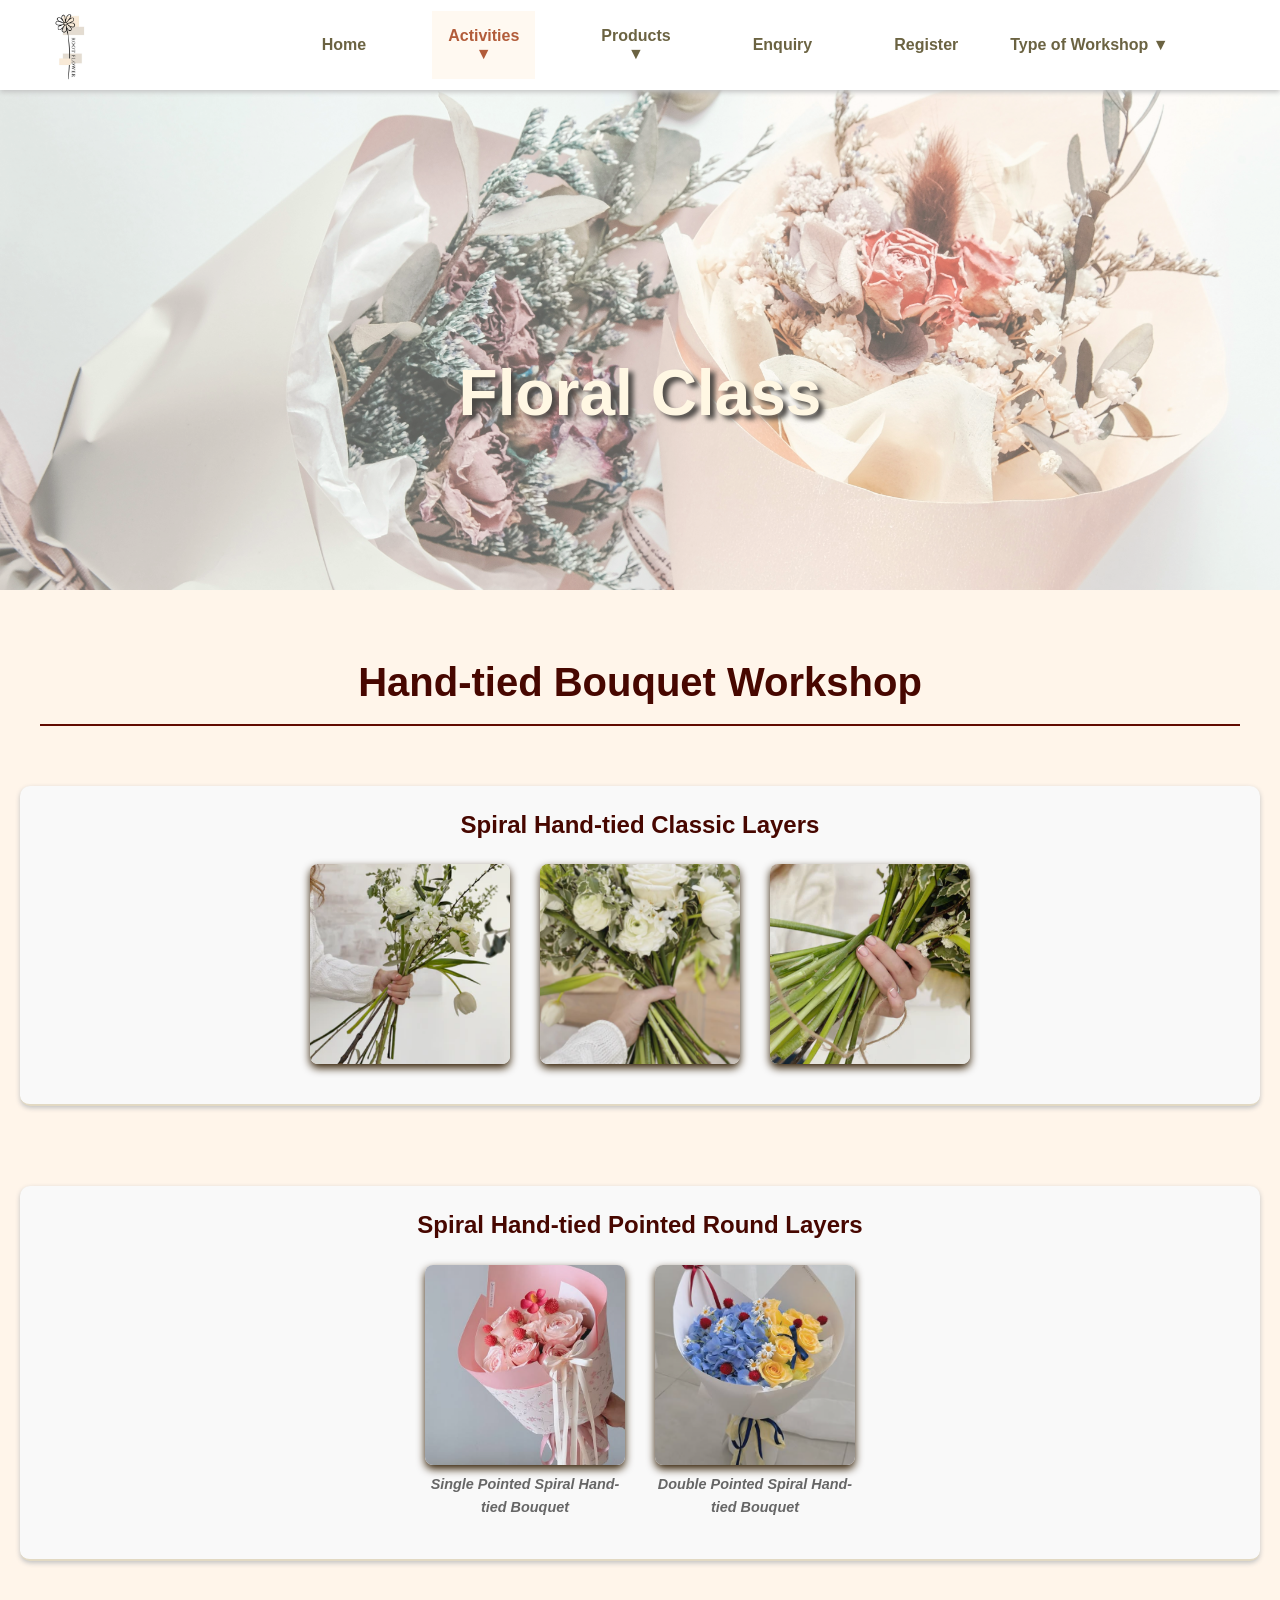
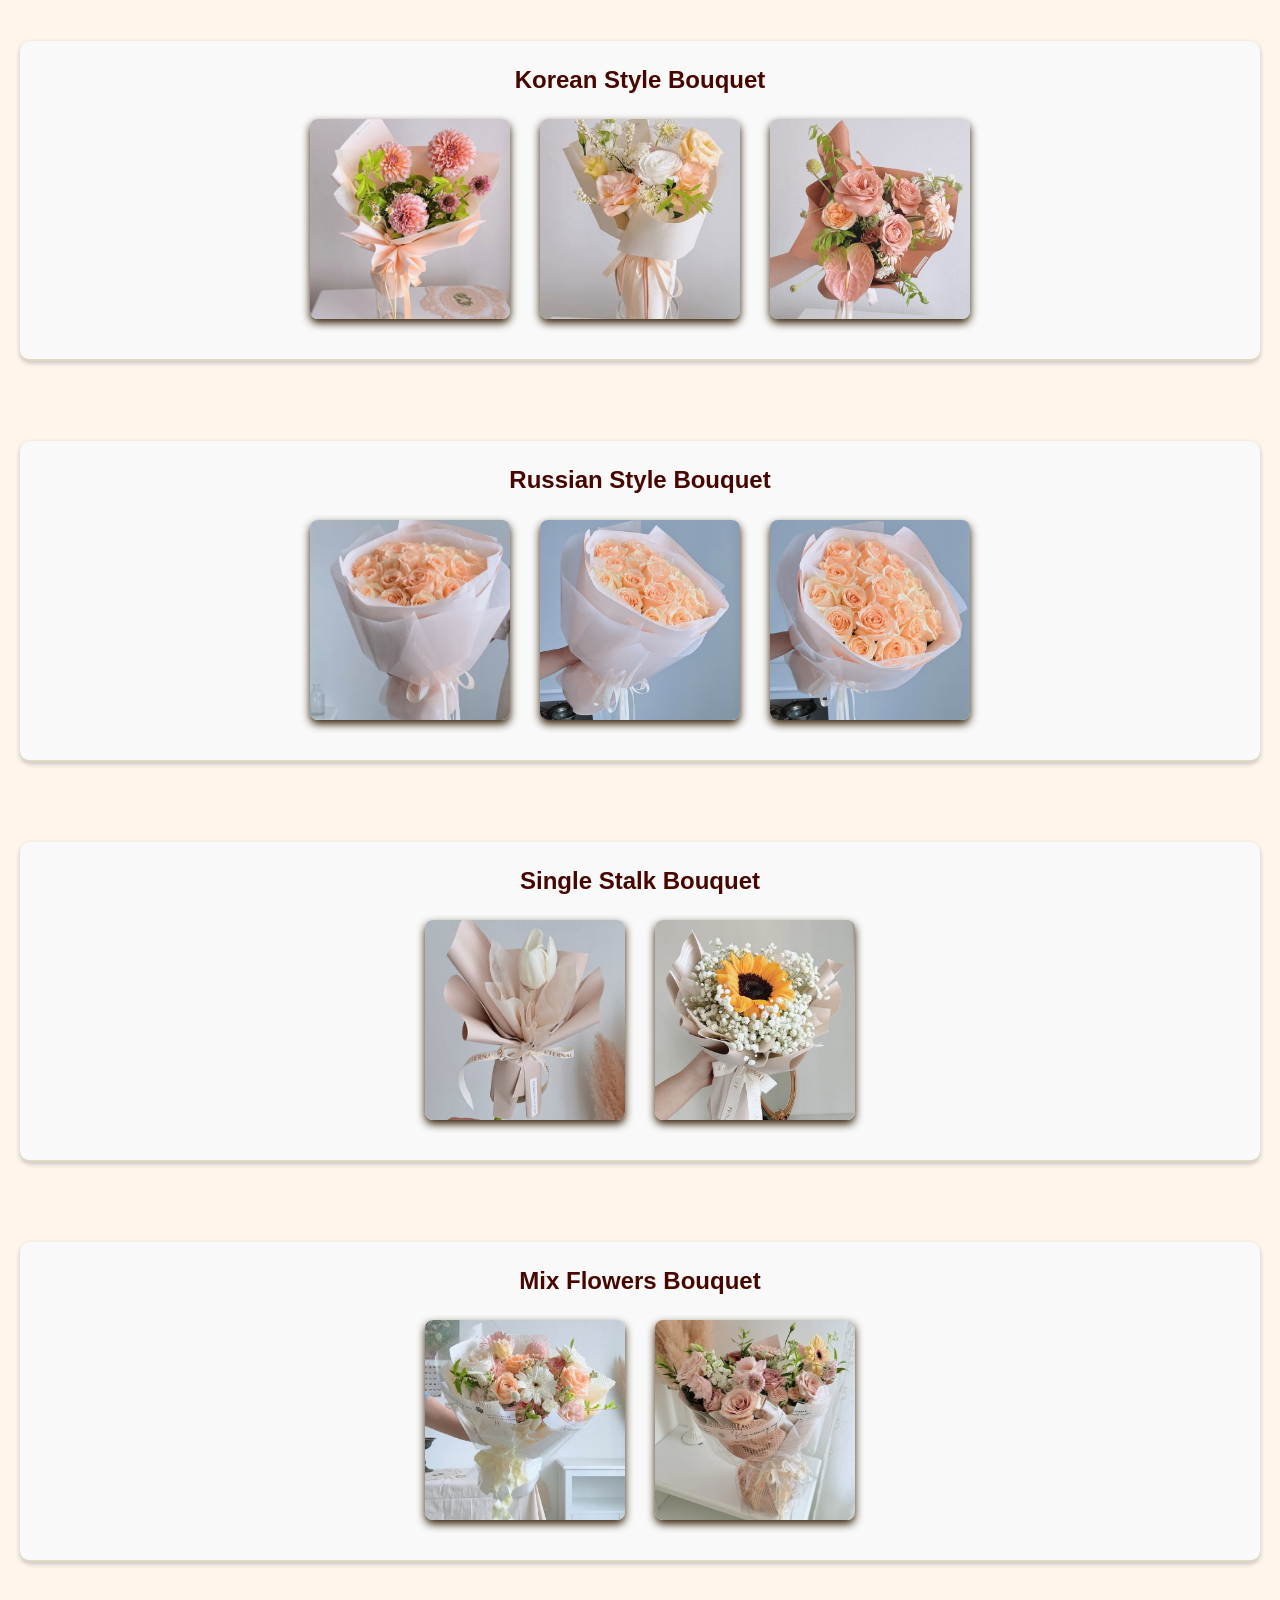
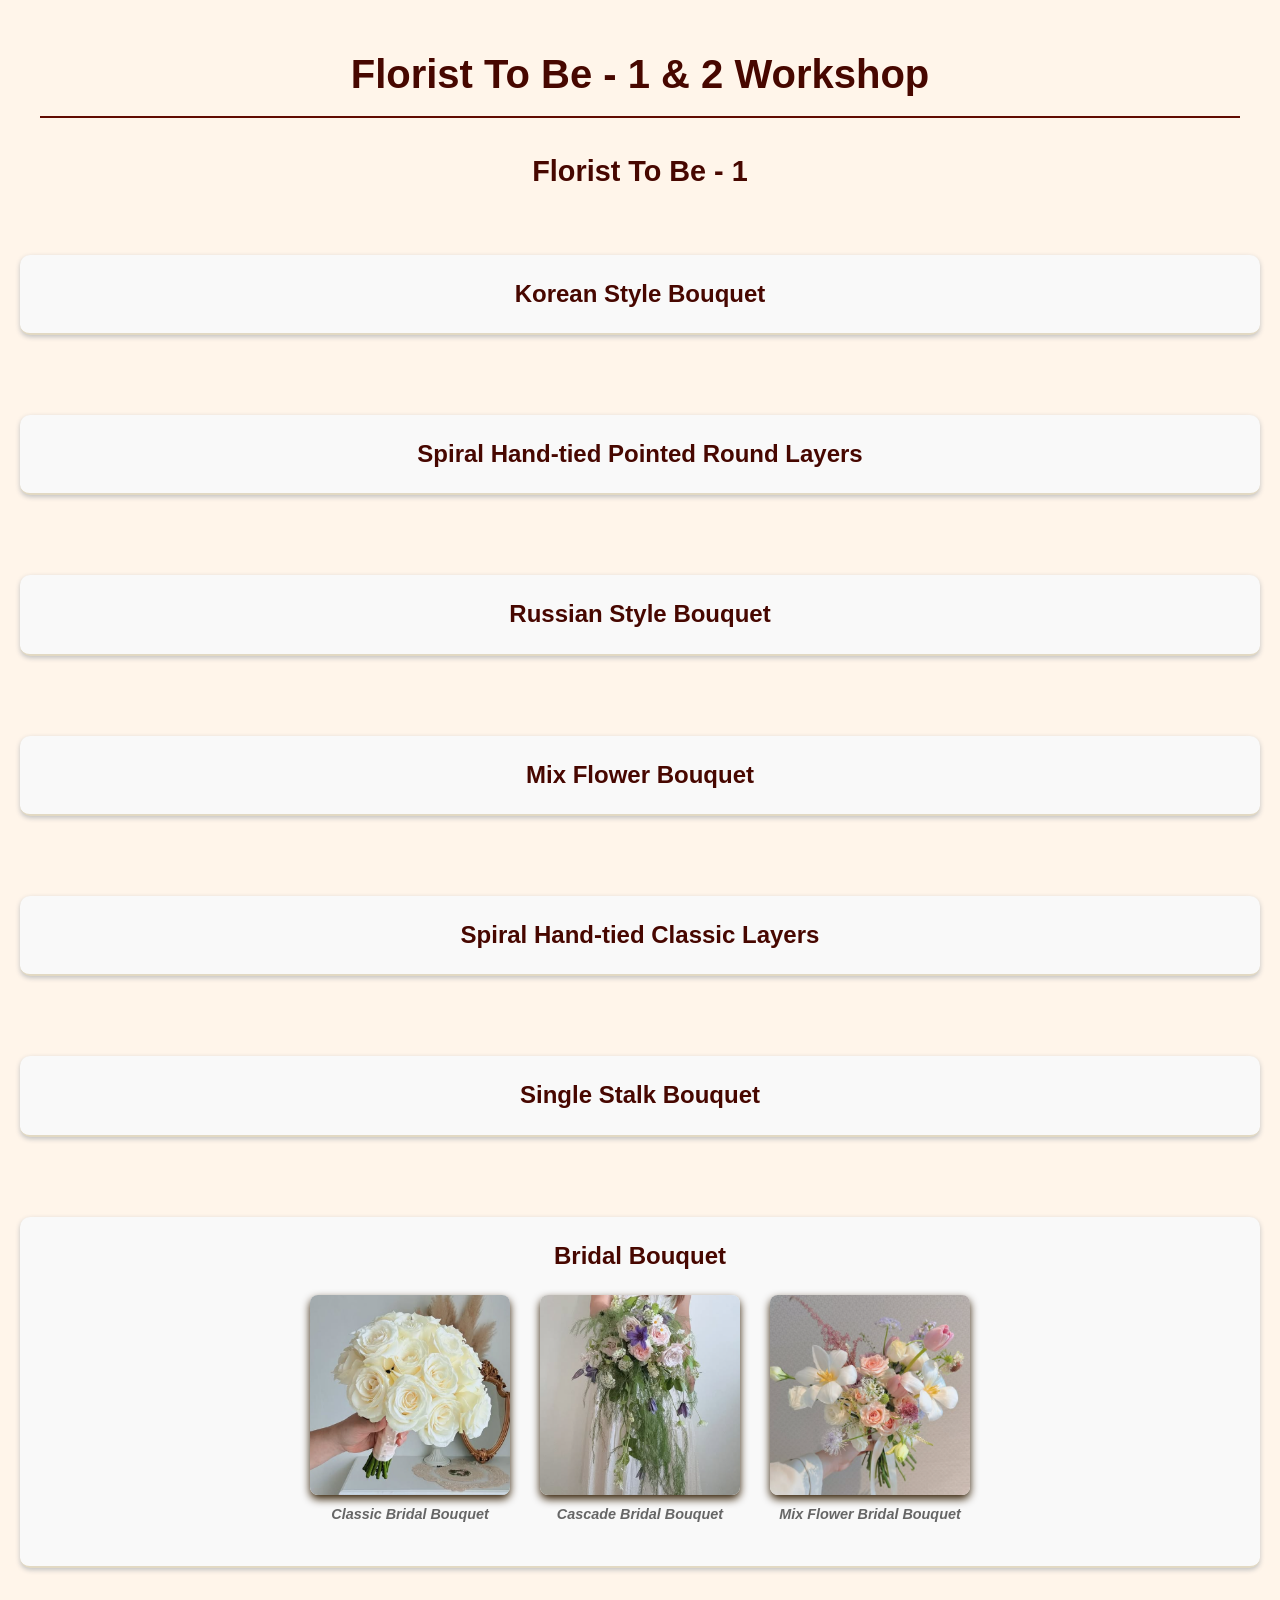
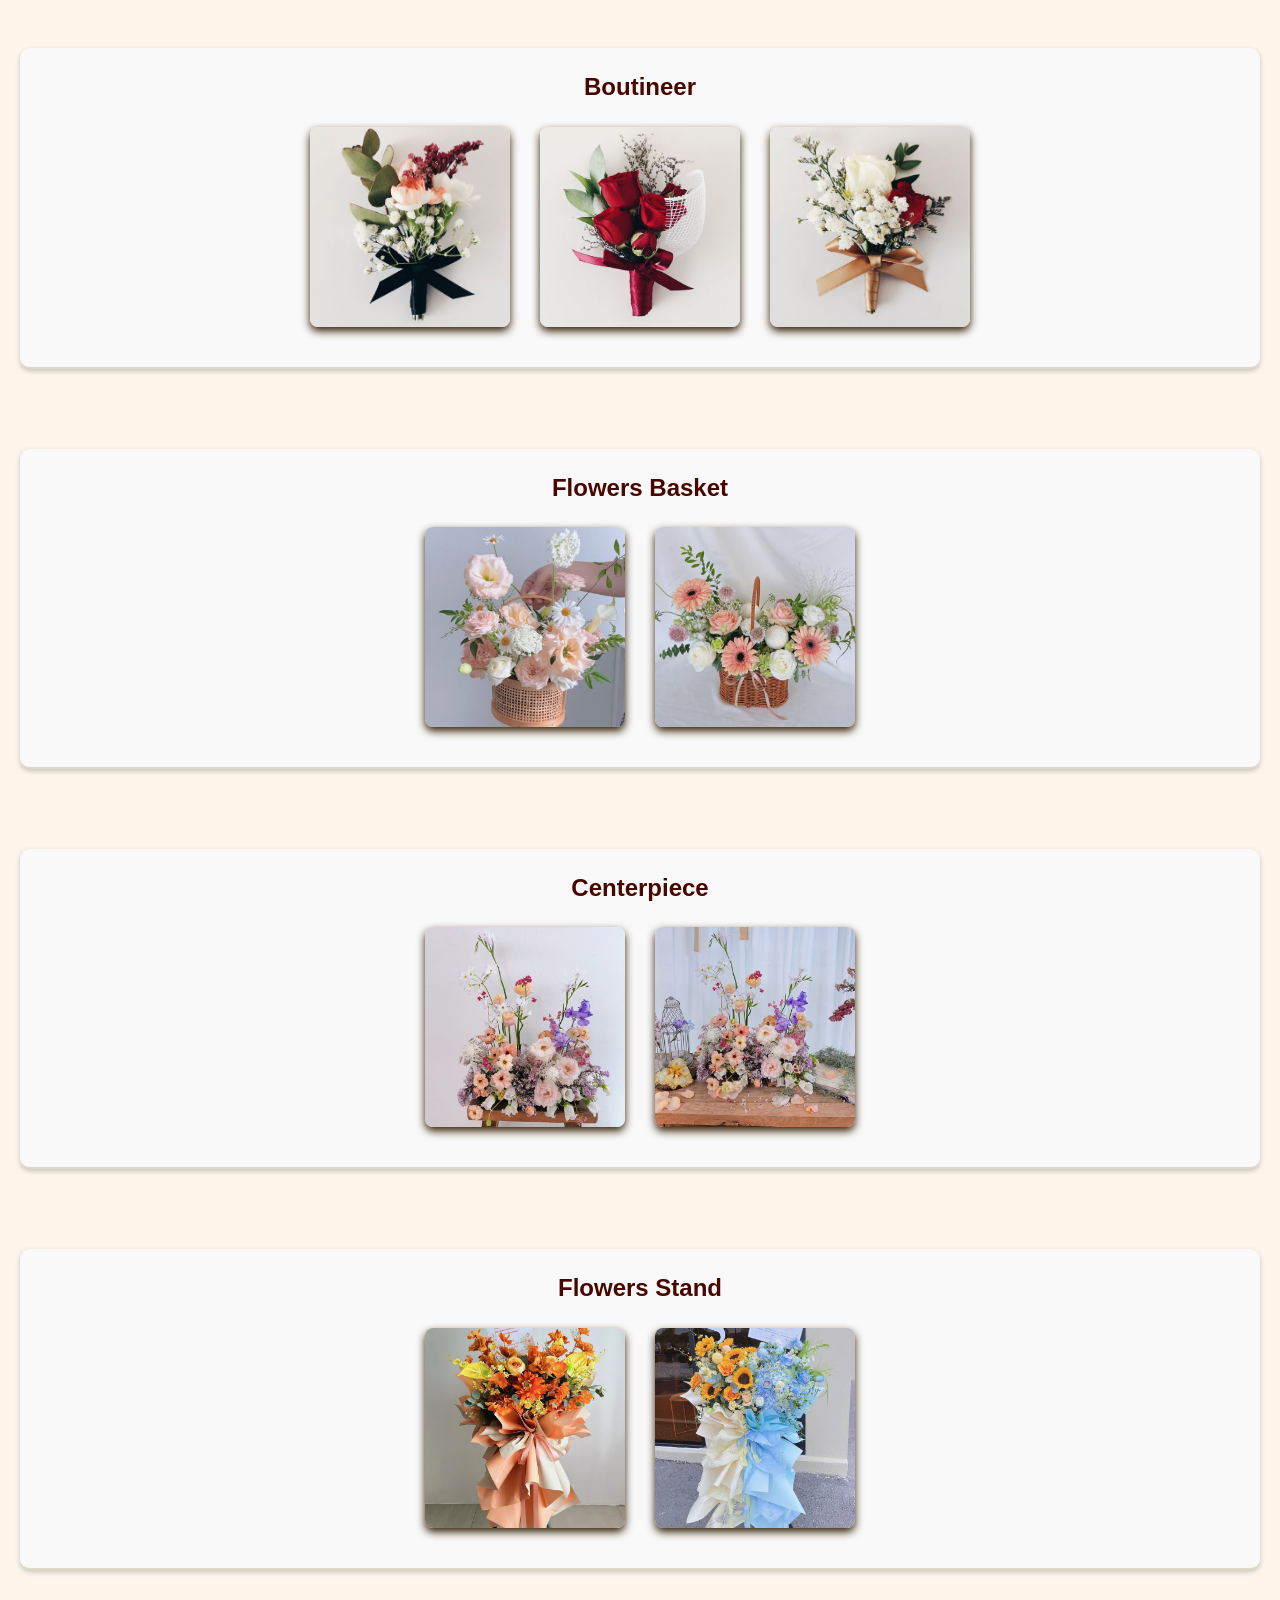
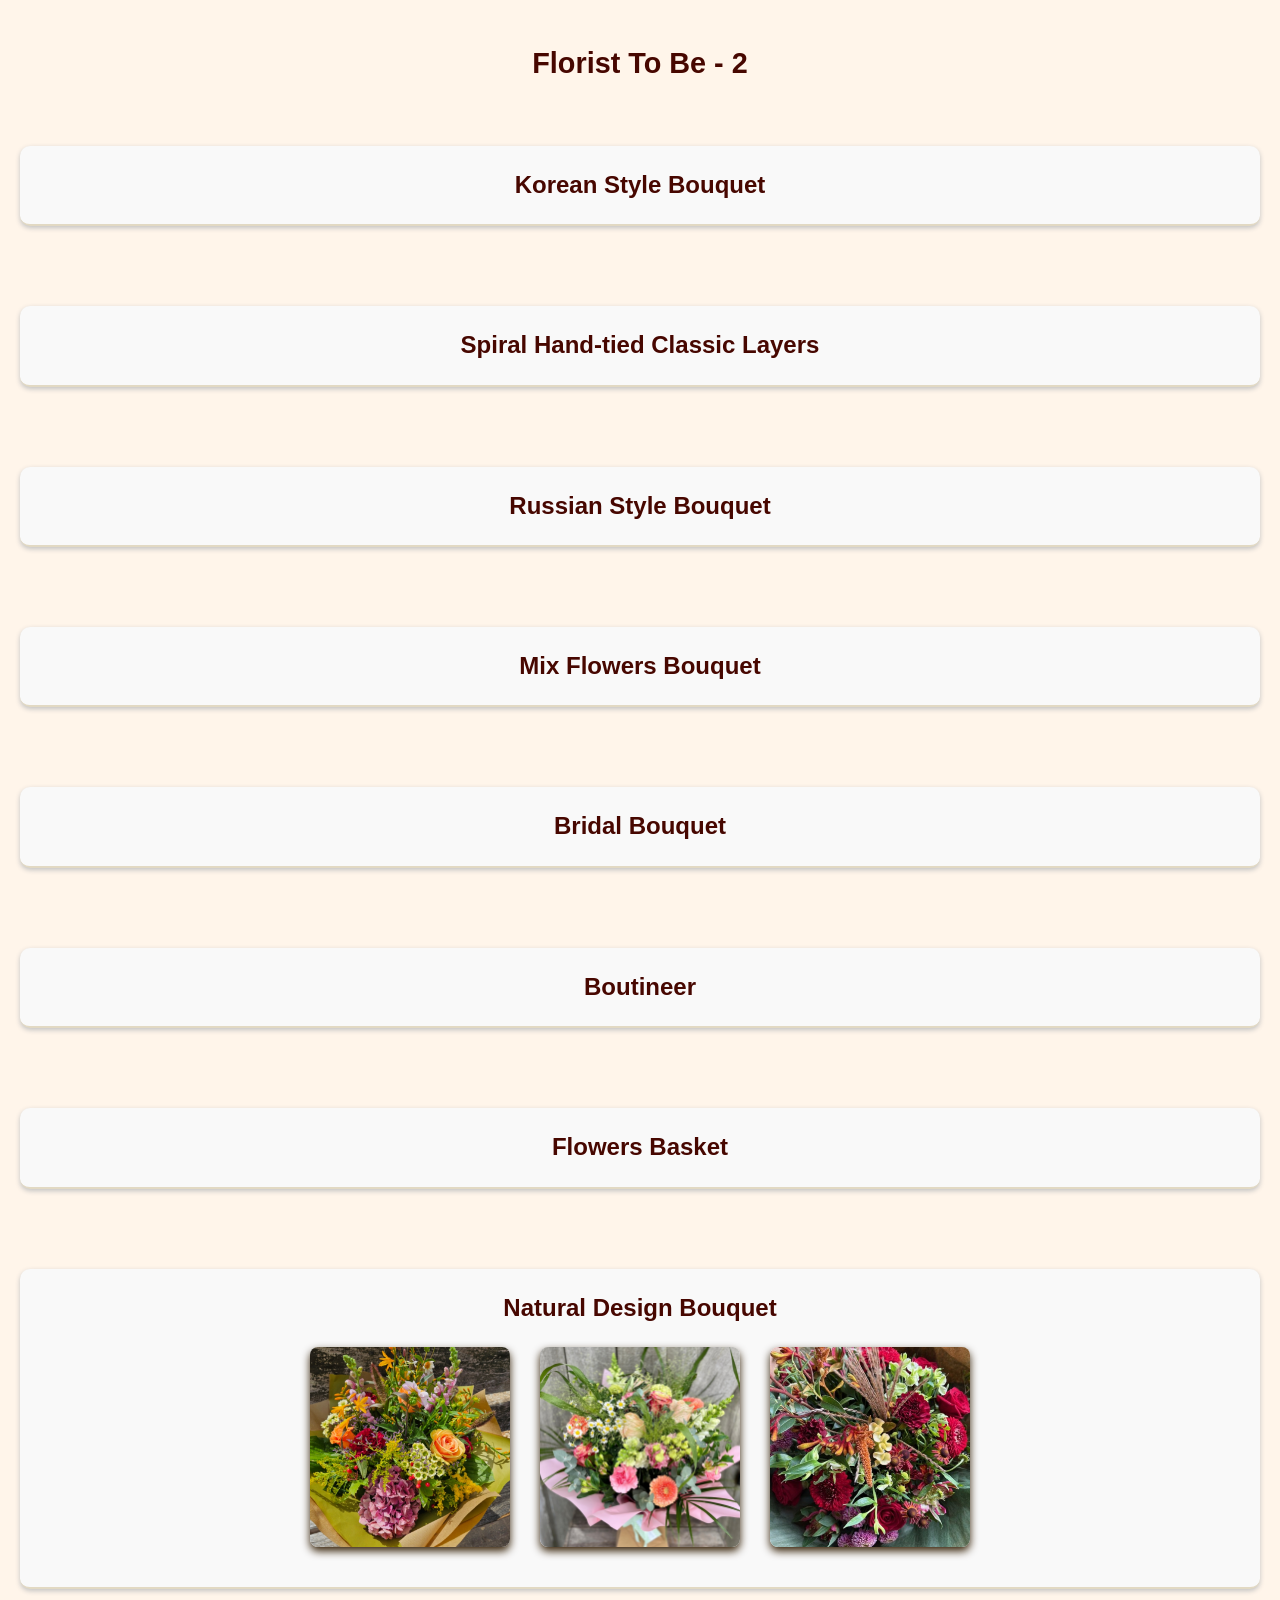
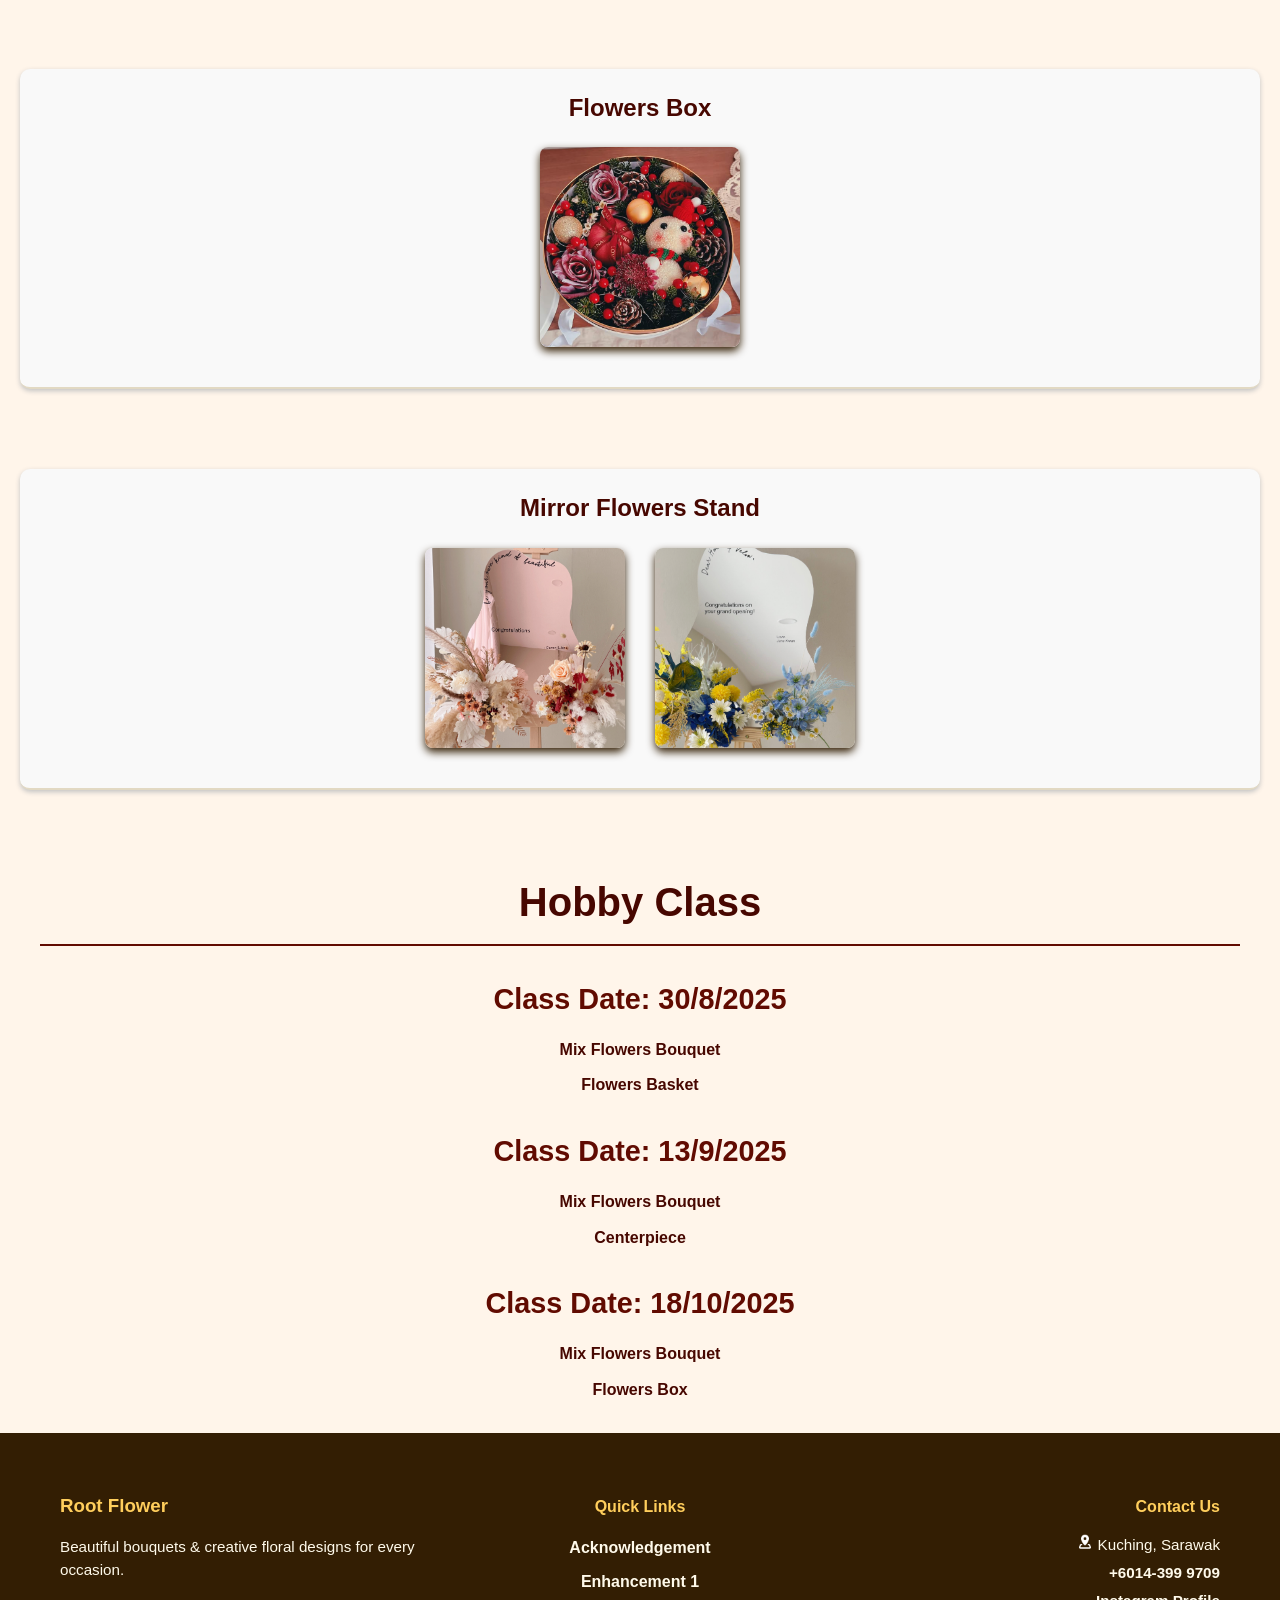
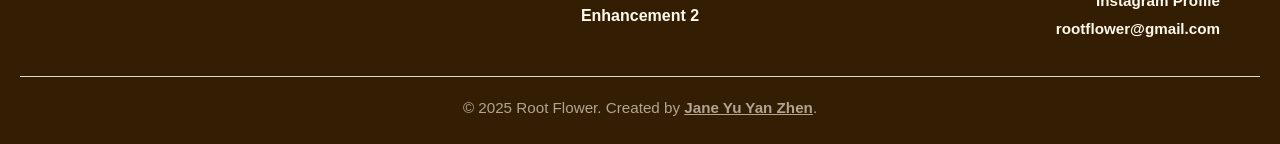
<file: workshop.html>
<!DOCTYPE html>
<html lang="en">
<head>
  <meta charset="utf-8" />
  <meta name="description" content="Web Davelopment">
  <meta name="keywords" content="HTML">
  <meta name="author" content="Jane Yu Yan Zhen">
  <link href="style/style.css" rel="stylesheet" type="text/css" />
  <script src="javascript.js"></script>
  <title>Workshop</title>
</head>
<body>
	<nav>
		<div class="nav-left">
			<div class="logo">
				<img src="images/rootflowerpfp.jpg" width="85" height="85" alt="RootFlowerLogo">
			</div>
				<label for="menu-toggle" class="menu-icon">&#9776;</label>
		</div>
		
		<input type="checkbox" id="menu-toggle">
  
		<div class="menu">
			<div class="dropdown">
				<a href="index.html" class="dropbtn">Home</a>
			</div>
			<div class="dropdown">
				<button class="dropbtn">Activities &#9660;</button>
				<div class="dropdown-content">
					<a href="workshop.html">Workshop</a>
					<a href="promotion.html">Promotion</a>
				</div>
			</div>
			<div class="dropdown">
				<button class="dropbtn">Products &#9660;</button> 
				<div class="dropdown-content">
					<a href="product1.html">Bouquets</a>
					<a href="product2.html">CNY Decoration</a>
				</div>
			</div>
			<div class="dropdown">
				<a href="enquiry.html" class="dropbtn">Enquiry</a>
			</div>
			<div class="dropdown">
				<a href="register.html" class="dropbtn">Register</a>
			</div>
		</div>

    	<div class="nav-right">
			<label for="right-menu-toggle" class="right-menu-icon">Type of Workshop &#9660;</label>
            <input type="checkbox" id="right-menu-toggle">
            <div class="right-aside-menu-workshop">
                <a href="#htbouquet">Hnadtied Bouquet Workshop</a>
				<a href="#florist1">Florist To Be 1</a>
				<a href="#florist2">Florist To Be 2</a>
				<a href="#hobby">Hobby Class</a>
            </div>
		</div>
  	</nav>

	<main>
		<div class="workshop-section">
			<article>
				<div class="index-container">
					<h1 class="bg-text">Floral Class</h1>
				</div>
				
				<div class="workshop-content">
					<h2 id="htbouquet"><a href="register.html?workshop=hand-tied-bouquet">Hand-tied Bouquet Workshop</a></h2>
						<ul>
							<li id="classic">Spiral Hand-tied Classic Layers
								<figure>
									<img src="images/SpiralClassic-spiral1.png" width="250" height="250" alt="Spiral_Shape">
									<img src="images/SpiralClassic-spiral2.png" width="250" height="250" alt="Spiral_Shape">
									<img src="images/SpiralClassic-spiral3.png" width="250" height="250" alt="Spiral_Shape">
								</figure>
							</li>
							<li id="round">Spiral Hand-tied Pointed Round Layers
								<figure>
									<div class="image-item">
										<img src="images/SpiralRound-Single.png" width="250" height="250" alt="SinglePointed">
										<div class="image-caption">Single Pointed Spiral Hand-tied Bouquet</div>
									</div>
									<div class="image-item">
										<img src="images/SpiralRound-Double.png" width="250" height="250" alt="DoublePointed">
										<div class="image-caption">Double Pointed Spiral Hand-tied Bouquet</div>
									</div>
								</figure>
							</li>
							<li id="korean">Korean Style Bouquet
								<figure>
									<img src="images/Korean-style1.png" width="250" height="250" alt="KoreanStyle">
					
									<img src="images/Korean-style2.png" width="250" height="250" alt="KoreanStyle">
									
									<img src="images/Korean-style3.png" width="250" height="250" alt="KoreanStyle">
									
								</figure>
							</li>
							<li id="russian">Russian Style Bouquet
								<figure>
									<img src="images/Russian-front.png" width="250" height="250" alt="Russian_frontview">
									<img src="images/Russian-side.png" width="250" height="250" alt="Russian_sideview">
									<img src="images/Russian-top.png" width="250" height="250" alt="Russian_topview">
								</figure>
								
							</li>	
							<li id="single">Single Stalk Bouquet
								<figure>
									<img src="images/Single-style1.png" width="250" height="250" alt="Single_style1">
									<img src="images/Single-style2.png" width="250" height="250" alt="Single_style2">
								</figure>
							</li>	
							<li id="mix">Mix Flowers Bouquet
								<figure>
									<img src="images/WMix-type1.png" width="250" height="250" alt="MixFlower_type1">
								
									<img src="images/WMix-type2.png" width="250" height="250" alt="MixFlower_type2">
								</figure>
							</li>
						</ul>		
								
					<h2>Florist To Be - 1 &amp; 2 Workshop</h2>
						<h3 id="florist1"><a href="register.html?workshop=florist-to-be-1">Florist To Be - 1</a></h3>
							<ul>
								<li><a href="#korean">Korean Style Bouquet</a></li>
								<li><a href="#round">Spiral Hand-tied Pointed Round Layers</a></li>
								<li><a href="#russian">Russian Style Bouquet</a></li>
								<li><a href="#mix">Mix Flower Bouquet</a></li>
								<li><a href="#classic">Spiral Hand-tied Classic Layers</a></li>
								<li><a href="#single">Single Stalk Bouquet</a></li>
								<li id="bridal">Bridal Bouquet
									<figure>
										<div class="image-item">
											<img src="images/Bridal-classic.png" width="250" height="250" alt="Bridal_classic">
											<div class="image-caption">Classic Bridal Bouquet</div>
										</div>
										<div class="image-item">
											<img src="images/Bridal-cascade.png" width="250" height="250" alt="Bridal_cascade">
											<div class="image-caption">Cascade Bridal Bouquet</div>
										</div>
										<div class="image-item">
											<img src="images/Bridal-mix.png" width="250" height="250" alt="Bridal_mix">
											<div class="image-caption">Mix Flower Bridal Bouquet</div>
										</div>
									</figure>
								</li>
								<li id="boutineer">Boutineer
									<figure>
										<img src="images/Boutineer-type1.png" width="250" height="250" alt="Boutineer_type1">


										<img src="images/Boutineer-type2.png" width="250" height="250" alt="Boutineer_type2">

										<img src="images/Boutineer-type3.png" width="250" height="250" alt="Boutineer_type3">
									</figure>
								</li>
								<li id="basket">Flowers Basket
									<figure>
										<img src="images/Basket-type1.png" width="250" height="250" alt="Basket_type1">
										<img src="images/Basket-type2.png" width="250" height="250" alt="Basket_type2">
									</figure>
								</li>
								<li id="centerpiece">Centerpiece
									<figure>
										<img src="images/Centerpiece-scene1.png" width="250" height="250" alt="Centerpiece_scene1">
									
										<img src="images/Centerpiece-scene2.png" width="250" height="250" alt="Centerpiece_scene2">
									</figure>
								</li>
								<li>Flowers Stand
									<figure>
										<img src="images/Stand-type1.png" width="250" height="250" alt="Stand_type1">
									
										<img src="images/Stand-type2.png" width="250" height="250" alt="Stand_type2">
									</figure>
								</li>
							</ul>
						<h3 id="florist2"><a href="register.html?workshop=florist-to-be-2">Florist To Be - 2</a></h3>
							<ul>
								<li><a href="#korean">Korean Style Bouquet</a></li>
								<li><a href="#classic">Spiral Hand-tied Classic Layers</a></li>
								<li><a href="#russian">Russian Style Bouquet</a></li>
								<li><a href="#mix">Mix Flowers Bouquet</a></li>
								<li><a href="#bridal">Bridal Bouquet</a></li>
								<li><a href="#boutineer">Boutineer</a></li>
								<li><a href="#basket">Flowers Basket</a></li>
								<li>Natural Design Bouquet
									<figure>
										<img src="images/Natural-type1.png" width="250" height="250" alt="Natural_type1">
									
										<img src="images/Natural-type2.png" width="250" height="250" alt="Natural_type2">
									
										<img src="images/Natural-type3.png" width="250" height="250" alt="Natural_type3">
									</figure>
								</li>
								<li id="box">Flowers Box
									<figure>
										<img src="images/Box-christmas.png" width="250" height="250" alt="Box">
										
									</figure>
								</li>
								<li>Mirror Flowers Stand
									<figure>
										<img src="images/Mirror-type1.png" width="250" height="250" alt="Mirror_type1">
									
										<img src="images/Mirror-type2.png" width="250" height="250" alt="Mirror_type2">
									</figure>
								</li>
							</ul>
					<h2 id="hobby"><a href="register.html?workshop=hobby-class">Hobby Class</a></h2>
						<h3>Class Date: 30/8/2025</h3>
							<p><a href="#mix">Mix Flowers Bouquet</a></p>
							<p><a href="#basket">Flowers Basket</a></p>
						<h3>Class Date: 13/9/2025</h3>
							<p><a href="#mix">Mix Flowers Bouquet</a></p>
							<p><a href="#centerpiece">Centerpiece</a></p>
						<h3>Class Date: 18/10/2025</h3>
							<p><a href="#mix">Mix Flowers Bouquet</a></p>
							<p><a href="#box">Flowers Box</a></p>
				</div>
			</article>
		</div>
	</main>
	
	<footer class="footer">
    <div class="footer-container">
      	<div class="footer-about">
        	<h3>Root Flower</h3>
        	<p>Beautiful bouquets & creative floral designs for every occasion.</p>
      	</div>

      	<div class="footer-links">
       		<h4>Quick Links</h4>
          		<ul>
					<li><a href="acknowledgement.html">Acknowledgement</a></li>
					<li><a href="enhancement.html">Enhancement 1</a></li>
					<li><a href="enhancement2.html">Enhancement 2</a></li>
				</ul>
      	</div>

      	<div class="footer-contact">
        	<h4>Contact Us</h4>
        	<p><img src="images/address-icon.png" alt="Address" width="16" height="16"> Kuching, Sarawak</p>
        	<p><a href="https://theroot.wasap.my/">+6014-399 9709</a></p>
			<p><a href="https://www.instagram.com/root.flowersss?igsh=MTVnOHI3ODE5cml6aA==">Instagram Profile</a></p>
        	<p><a href="mailto:rootflower@gmail.com">rootflower@gmail.com</a></p>
      	</div>
    </div>

    <div class="footer-bottom">
      	<p>&copy; 2025 Root Flower. Created by <a href="profile.html">Jane Yu Yan Zhen</a>.</p>
    </div>
  	</footer>

	<button id="backToTop" class="back-to-top" aria-label="Back to top" title="Back to top">&#9650;</button>
</body>
</html>
</file>
<file: style/style.css>
body{
	background-color:#FFF5EA;
	margin: 0;
	line-height: 1.6;
	font-family: Arial, sans-serif;
	padding-top: 50px;
	color: #470700;
}

body a{
	color: #470700;
	text-decoration: none; 
	font-weight: bold;
	transition: color 0.3s ease, border-bottom 0.3s ease;
}

body a:hover{
	color: #B25C3A;
	border-bottom: 2px solid #B25C3A; 
}

.index-container{
	position: relative;
	width: 100%;
	height:500px;
	background-image: url("images/bgimage.jpg");
	opacity: 0.7;
	background-size: cover;   
	background-position: center; 
	margin: 0;
	padding: 0;
	display: flex;
	flex-direction: column;
	justify-content: center; 
	align-items: center;
}

.index-container p {
    position: absolute;
    bottom: 20px;
    left: 20px;
    margin: 0;
    color: #FFF8E1;
    font-size: 1rem;
    text-shadow: 2px 2px 4px black;
}

.index-container p a {
    color: #FFF8E1;
	text-decoration: underline;
	border-bottom: none;
}

.index-container p a:hover {
    text-decoration: underline;
}

/* Center the text inside */
.bg-text {
	position: absolute;
	top: 50%;
	left: 50%;
	transform: translate(-50%, -50%); 
	color: #FFF8E1;
	font-size: 4rem;   
	text-align: center; 
	text-shadow:5px 4px 5px black;
	width: 100%;
}

/*Index page*/
	#abtusP {
		text-align: center;
		font-size: 1.1rem;
		margin: 30px auto 30px auto; 
		line-height: 30px;
		padding: 20px;
		width: 100%;
		max-width: 800px; /* Optional: limit width for better readability */
		box-sizing: border-box;
	}
	
	.offer-section{
		display: flex;
		align-items: center;
		justify-content: center;
		max-width: 1200px;
		margin: 60px auto;
		margin-top: 0;
		padding: 20px;
	}
	
	.offer-container{
		display:flex;
		align-items: center;
		gap: 50px;
	}
	
	.offer-image img{
		width: 100%;
		max-width: 700px;
		padding-right:50px;
	}
	
	.offer-text{
		flex:1;
		padding-left:10px;
		padding-right: 10px;
	}
		
	#offer{
		font-size: 3rem;
		color:#470700;
		margin-bottom:30px;
		border-bottom: 2px solid #E2D9C3;
		padding-bottom: 10px;
	}
		
	.offer-text ul{
		list-style:none;
		padding:0;
	}
	
	.offer-text li {
		position: relative;
		margin: 15px 0;
		padding-left: 40px;
		font-size: 1.1rem;
		color: #331E03;
		line-height: 1.6;
		padding-bottom: 30px;
	}
	
	.offer-text li::before {
		position: absolute;
		left:17px;
		color: #B2A494;
		font-size: 1.2rem;
	}
	
	@media (max-width: 768px) {
		.offer-container {
			flex-direction: column;
			text-align: center;
		}

		.offer-image img {
			max-width: 100%;
		}

		.offer-text {
			text-align: left;
		}
	}
	
	.approach-container{
		width: 100%;
		background-color: #FFE2C1;
		text-align: center;
		margin-bottom:10px;
	}
	
	#approach{
		display: inline-block;
		padding: 20px 40px 5px; /* top right/left bottom */
		border-bottom: 2px solid #470700;
		font-size:2rem;
	}
	
	.approach-container p{
		text-align:center;
		padding-bottom:30px;
		line-height: 30px;
	}
	
	.floral-section{
		display: flex;
		align-items: center;
		justify-content: center;
		max-width: 1200px;
		margin: 60px auto;
		padding: 20px;
	}
	
	.floral-container{
		display:flex;
		align-items: center;
		gap: 50px;
		flex-direction: row-reverse;
	}
	
	.floral-image img{
		width: 100%;
		max-width: 700px;
		padding-left: 80px;
		padding-right: 50px;
	}
	
	.floral-text{
		flex:1;
		text-align: center;
		display:flex;
		flex-direction: column;
		justify-content: center;
		padding: 0 20px;
	}
		
	#floral{
		display: block;
		text-align: center;     /* center the text itself */
		font-size: 2rem;
		margin: 0 auto 20px auto;
		position: relative;
		width: fit-content;     /* shrink around text */
		padding: 0 80px 10px;   /* extra left/right padding makes border longer */
		border-bottom: 2px solid #470700;
	}
		
	.floral-text ol{
		list-style-type: upper-roman;
		padding-left: 30px;
		margin: 0 auto;

	}
	
	.floral-text li {
		margin: 15px 0;
		padding-right:0;
		font-size: 1.1rem;
		color: #331E03;
		line-height: 1.6;
		text-align: left;
	}
	
	.floral-text li p{
		margin: 5px 0 0 25px; /* slight indent under the title */
		font-size: 0.95rem;
		color: #5a4630;
		line-height: 1.4;
		text-align: left;
		margin-bottom: 40px;
	}
	

	
	@media (max-width: 768px) {
		.floral-container {
			flex-direction: column;
			text-align: center;
		}

		.floral-text {
			text-align: center;
			justify-content: flex-start;
		}
		
		.floral-image img {
			max-width: 100%;
			padding-left:0;
		}
		
		.floral-text ol {
			padding-left: 0; /* center list on mobile */
			display: inline-block;
			text-align: left; /* keep Roman numerals aligned */
		}
		
		.floral-text li p {
			margin-left: 0; /* no indent on mobile */
			text-align: center; /* center descriptions under title */
		}

	}
	
/* MENU for each webpage*/
		nav {
			position: fixed;   /* make it stay on top */
			top: 0;            /* stick to top */
			left: 0;
			width: 100%;       /* full width up to down*/
			height: 50px;      /*fixed height, if add on the media menu there*/
			background: white; /* theme color */
			display: flex;     /* align items in a row */
			padding: 20px 0;
			box-shadow: 0 2px 5px #C2C2C2; /*shadow */
			z-index: 1000;     /* keep it above other content */
			color:#6B6342;
			align-items: center;      /* vertically align logo + links */
			justify-content: space-between;  /* center whole content */
		}
		
		.nav-left, .nav-right{
			display: flex;
			flex: 1;
			align-items: center;
		}
		
		.nav-left{
			gap: 15px;
		}

		.logo{
			position: fixed;
			top:5px;
			left: 30px;
		}

		.menu{
			display: flex;
			flex: 2;
			justify-content: center;
			gap: 50px; /* This will work if add <a> */
		}
		
		.menu-icon{ 
			display: none;
			font-size: 20px;
			cursor: pointer;
			margin-left: 200px;
			padding: 10px;
			color: #6B6342;
			user-select: none;
		}
		
		#menu-toggle{ 
			display: none;
		}
		
		
	/* Right Menu Icon */
        .right-menu-icon {
            font-size: 16px;
			font-weight: bold;
            cursor: pointer;
            padding: 16px;
            color: #6B6342;
            user-select: none;
            margin-right: 0;
			margin-left: 20px;
        }

		.right-menu-icon:hover{
			color:#B2A494;
		}

        #right-menu-toggle {
            display: none;
        }

		.right-aside-menu-bouquet {
			right: 100px;
			width: 230px;
		}
		
		.right-aside-menu-workshop {
			right: 140px;
			width: 180px;
		}

        /* right aside menu listing */
        .right-aside-menu-bouquet,.right-aside-menu-workshop {
            display: none;
            position: absolute;
            top: 70px;
            background: white;
            max-height: 400px;
            overflow-y: auto;
            box-shadow: 0 2px 10px #C2C2C2;
            padding: 15px;
            z-index: 999;
            border-radius: 5px;
        }

		/*.right-aside-menu {
            display: none;
            position: absolute;
            top: 70px;
            right: 20px;
            background: white;
            width: 250px;
            max-height: 400px;
            overflow-y: auto;
            box-shadow: 0 2px 10px #C2C2C2;
            padding: 15px;
            z-index: 999;
            border-radius: 5px;
        }*/

        /*#right-menu-toggle:checked ~ .right-aside-menu {
            display: block;
        }*/

        .right-aside-menu-bouquet a, .right-aside-menu-workshop a {
            display: block;
            padding: 10px 15px;
            color: #470700;
            text-decoration: none;
            border-bottom: 1px solid #E2D9C3;
            transition: background 0.3s ease;
        }

        .right-aside-menu-bouquet a:hover, .right-aside-menu-workshop a:hover {
            background-color: #FFF9F1;
            color: #B25C3A;
        }

        /* Responsive design */
        @media (max-width: 768px) {
            .right-aside-menu-bouquet, .right-aside-menu-workshop {
                right: 10px;
                width: 90%;
                max-width: 300px;
            }
            
            .right-container {
                width: 100%;
                max-width: 300px;
                height: 300px;
            }
        }

	.dropdown{
		position: relative;
		display: flex;
		align-items: center;
	}
	
	.dropbtn, .dropdown a.dropbtn {
		background-color: white;
		color: #6B6342;
		font-weight: bold;
		border: none;
		font-size: 16px;
		padding: 16px;
		cursor: pointer;
		text-decoration: none;
		display: inline-block;
		line-height: normal; 
		vertical-align: middle; 
	}

	.dropbtn:hover, .dropdown a.dropbtn:hover {
		color: #B2A494;
	}
	
	.dropdown-content {
		display: none;
		position: absolute;
		background-color: #FFE2C1;
		border-radius: 10px;
		min-width: 150px;
		box-shadow: 0px 8px 16px 0px #C2C2C2;
		top: 100%;  
		left: 0;
		z-index: 1001;
	}
	
	.dropdown-content a{
		color:#6B6342;
		padding: 12px 16px;
		text-decoration: none;
		display: block;
	}
	.dropdown-content a:hover {
		background-color: #FFF9F1; 
		border-radius: 10px;
	}

	/*.dropdown:hover .dropdown-content {
		display: block;
	}

	.dropdown:hover .dropbtn {
		background-color: white;
		color: #B2A494;
	}*/

		@media (max-width: 850px){
			.menu{
				display:none;
				flex-direction:column;
				position: absolute;
				top: 60px;
				left: 20px;
				background: white;
				width: 180px;
				text-align:center;
				box-shadow:0 2px 5px #C2C2C2;
				padding: 20px 0;
				gap:15px;
			}
		
			#menu-toggle:checked ~ .menu {
				display: flex;
			}

			.menu-icon {
				display: block;
			}
			
			.dropdown-content{
				position: relative;
				box-shadow: 0 2px 5px #C2C2C2;
				bottom: 100%;
				width: 180px;
			}

			
		}
		
	.footer {
		background-color: #331E03;
		color: #FFFAEB;
		padding: 40px 20px 20px;
		font-family: Arial, sans-serif;
	}

	.footer-container {
		display: flex;
		justify-content: center;
		max-width: 1200px;
		margin: 0 auto;
		flex-wrap: wrap; /* stack on small screens */
		gap: 30px;
	}

	.footer-about,
	.footer-links,
	.footer-contact {
		flex: 1;
		min-width: 250px;
	}
	
	.footer-contact{
		order:3;
		text-align: right;
		padding-right:20px;
	}
	
	.footer-links{
		order:2;
		text-align: center;
	}
	
	.footer-about{
		order:1;
		text-align: left;
		padding-left: 20px;
	}

	.footer h3, .footer h4 {
		margin-bottom: 15px;
		color: #FFCE5C;
	}

	.footer p {
		margin: 5px 0;
		font-size: 0.95rem;
		line-height: 1.5;
	}

	.footer-links ul {
		list-style: none;
		padding: 0;
	}

	.footer-links li {
		margin: 8px 0;
	}

	.footer-bottom {
		text-align: center;
		margin-top: 30px;
		padding-top: 15px;
		border-top: 1px solid #E2D9C3;
		font-size: 0.85rem;
		color: #B2A494;
	}

	.footer-bottom a {
		color: #B2A494;
		text-decoration: underline;
	}

	.footer-bottom a:hover{
		text-decoration: none;
	}

	.footer-links a, .footer-contact a {
		text-decoration: none;
		color: #FFFAEB;
	}
		
/*Bouquet page*/
	main {
		display: flex;
		align-items: flex-start;
		margin-top:40px;
		flex-wrap: wrap;  
	}
	
	.bouquet-section {
		display: block;
		width: 100%;
		box-sizing: border-box;
		outline: 0px solid transparent;
	}
	
	article {
		width: 100%; 
		padding: 0;
	}

	article ul {
		display: flex;
		flex-direction: column;
		align-items: center; 
		padding: 0;
		margin: 0;
		width: 100%;
	}

	article li {
		list-style: none;
		font-size: 1.5rem;
		margin: 40px 0 20px;
		color: #470700;
		font-weight: bold;
		text-align: center; 
		width: 100%;
		border-bottom: 2px solid #E2D9C3;
		padding-bottom: 10px;
	}

	article figure {
		display: flex;
		flex-wrap: wrap;
		justify-content: center; 
		gap: 20px;
		margin: 20px auto;
		max-width: 1200px; /* Limit maximum width */
		width: 100%;
	}	

	/* Prevent content from being hidden behind fixed sidebar/navbar */
	[id] {
		scroll-margin-top: 100px; /* adjust based on sidebar/navbar height */
	}

	/* Bouquet image container */
	.bouquet-container {
		position: relative;
		display: inline-block;
		width: 250px; 
		height: 250px; 
		overflow: hidden;
		border-radius: 8px;
		box-shadow: 0 2px 6px #C2C2C2;
		transition: transform 0.3s ease;
	}

	.bouquet-container:hover {
		transform: scale(1.05); /*zoom abit when hover*/
	}

	/* Image inside container */
	.bouquet-container .image {
		width: 100%;
		height: 100%;
		display: block;
		border-radius: 8px;
		transition: opacity 0.4s ease;
	}

	/* Overlay box */
	.bouquet-container .middle {
		position: absolute;
		top: 50%;
		left: 50%;
		transform: translate(-50%, -50%);
		opacity: 0;
		transition: opacity 0.4s ease;
	}
	

	/* Text inside overlay box */
	.bouquet-container .price-link a {
		background-color: #402904; 
		color: #FFFAEB;
		padding: 12px 20px;
		border-radius: 6px;
		font-size: 1rem;
		font-weight: bold;
		text-align: center;
		cursor: pointer;
		transition: background 0.3s ease;
		text-decoration:none;
	}

	.bouquet-container:hover .image {
		opacity: 0.6;
	}

	.bouquet-container:hover .middle {
		opacity: 1;
	}

	.bouquet-container .price-link a:hover {
		background-color: #99620A;
		color:#402904;
	}

/*Decoration Page*/
	.cny-decoration-section {
		display: block;
		width: 100%;
		box-sizing: border-box;
		outline: 0px solid transparent;
	}

	/* Container for the images */
    .cny-container {
      position: relative;
      display: inline-block;
      width: 250px;
      height: 250px;
      overflow: hidden;
      border-radius: 8px;
      box-shadow: 0 2px 6px #C2C2C2;
      transition: transform 0.3s ease;
      margin: 10px;
    }

    .cny-container:hover {
      transform: scale(1.05);
    }

    .cny-container .image {
      width: 100%;
      height: 100%;
      display: block;
      border-radius: 8px;
      transition: opacity 0.4s ease;
    }

    .cny-container .middle {
      	position: absolute;
     	top: 50%;
     	left: 50%;
     	transform: translate(-50%, -50%);
     	opacity: 0;
        transition: opacity 0.4s ease;
	    width: 100%; 
    	text-align: center; 
    }

    .cny-container .middle figcaption {
    	display: inline-block;  
	}

	.cny-container .middle a {
		background-color: #402904;
		color: #FFFAEB;
		padding: 12px 20px;
		border-radius: 6px;
		font-size: 1rem;
		font-weight: bold;
		text-align: center;
		cursor: pointer;
		transition: background 0.3s ease;
		text-decoration: none;
		display: inline-block; 
		white-space: nowrap;  
	}

	.cny-container:hover .image {
		opacity: 0.6;
	}

	.cny-container:hover .middle {
		opacity: 1;
	}

	.cny-container .middle a:hover {
		background-color: #99620A;
		color: #402904;
	}


/* Workshop Page Specific Styles */
	.workshop-section {
		display: block;
		width: 100%;
		box-sizing: border-box;
	}

	.workshop-content {
		max-width: 1200px;
		margin: 0 auto;
		padding: 20px;
		text-align: center;
	}

	.workshop-content h2 {
		font-size: 2.5em;
		color: #470700;
		margin: 40px 0 20px 0;
		text-align: center;
		border-bottom: 2px solid #610b01;
		padding-bottom: 10px;
	}

	.workshop-content h3 {
		font-size: 1.8em;
		color: #610b01;
		margin: 30px 0 15px 0;
		text-align: center;
	}

	.workshop-content ul {
		list-style-type: none;
		padding: 0;
		margin: 20px 0;
		text-align: center;
	}

	.workshop-content li {
		margin-bottom: 40px;
		padding: 20px;
		background-color: #f9f9f9;
		border-radius: 10px;
		box-shadow: 0 2px 5px #C2C2C2;
	}

	.workshop-content figure {
		display: flex;
		flex-direction: row;
		flex-wrap: wrap;
		justify-content: center;
		gap: 30px;
		margin: 20px 0;
		width: 100%;
	}

	/* Individual image items */
	.workshop-content .image-item {
		display: flex;
		flex-direction: column;
		align-items: center;
	}

	/* Picture styling */
	.workshop-content img {
		width: 200px;
		height: 200px;
		object-fit: cover;
		border-radius: 8px;
		box-shadow: 0 4px 8px #331E03;
		transition: transform 0.3s ease;
		display: block;
	}

	.workshop-content img:hover {
		transform: scale(1.05);
	}

	.image-caption {
		font-size: 0.9rem;
		color: #666;
		margin-top: 8px;
		text-align: center;
		width: 200px;
		font-style: italic;
		font-family: Tenorite, Arial, sans-serif;
	}

	.workshop-content p {
		margin: 10px 0;
		line-height: 1.6;
		text-align: center;
	}

	.workshop-content a:hover{
		border-bottom: none;
	}

	@media (max-width: 768px) {
		.workshop-content figure {
			flex-direction: column;
			align-items: center;
		}
		
		.workshop-content img {
			width: 150px;
			height: 150px;
		}
		
		.image-caption {
			width: 150px;
		}
	}

	@media (max-width: 600px) {
		.workshop-content h2 {
			font-size: 2em;
		}
		
		.workshop-content h3 {
			font-size: 1.5em;
		}
	}

/* Promotion content styling */
	.promotion-section {
		display: block;
		width: 100%;
		box-sizing: border-box;
	}

	.promotion-content {
		max-width: 1200px;
		margin: 40px auto;
		padding: 20px;
	}

	.promotion-container {
		display: flex;
		flex-direction: row;
		align-items: flex-start;
		justify-content: space-between;
		gap: 70px;
		margin-bottom: 40px;
		padding: 30px;
		background-color: white;
		border-radius: 10px;
		box-shadow: 0 2px 10px #C2C2C2;
	}

	/* Remove margin from last container */
	.promotion-container:last-child {
		margin-bottom: 0;
	}

	.promotion-text {
		flex: 1;
		min-width: 0; 
	}

	.promotion-image {
		flex: 0 0 500px;
		text-align: center;
	}

	.promotion-image img {
		width: 100%;
		height: 400px;
		max-height: 500px;
		border-radius: 10px;
		box-shadow: 0 4px 8px #C2C2C2;
		transition: transform 0.3s ease;
	}

	.promotion-image img:hover {
		transform: scale(1.03);
	}

	/* Text styling */
	.promotion-text h2 {
		font-size: 1.8em;
		color: #610b01;
		margin: 0 0 15px 0;
		text-align: left;
		border-bottom: 2px solid #E2D9C3;
		padding-bottom: 10px;
	}

	.promotion-text p {
		margin: 12px 0;
		line-height: 1.6;
		text-align: left;
		font-size: 1rem;
		color: #470700;
	}

	.promotion-text ul {
		list-style-type: none;
		padding: 0;
		margin: 15px 0;
		text-align: left;
	}

	.promotion-text li {
		margin: 10px 0;
		padding: 12px;
		background-color: #f9f9f9;
		border-radius: 8px;
		border-left: 4px solid #B25C3A;
		text-align: left;
		box-sizing: border-box;
		position: relative;
		padding-left: 45px;
		font-size: 0.8em;
		line-height: 1.4;
	}

	.promotion-text li::before {
		content:normal;
	}

	.promotion-text strong {
		color: #B25C3A;
		font-weight: bold;
	}

	.promotion-link a:hover {
		border-bottom: none;
	}

	 
	@media (max-width: 1024px) {
		.promotion-container {
			gap: 30px;
		}
		
		.promotion-image {
			flex: 0 0 450px;  
		}

		.promotion-image img {
			width: 350px;
			height: 350px;
		}
	}

	@media (max-width: 768px) {
		.promotion-container {
			flex-direction: column;
			align-items: center;
			gap: 30px;
		}
		
		.promotion-text {
			order: 2;
			width: 100%;
			padding-right: 0;
		}
		
		.promotion-image {
			order: 1;
			flex: 0 0 auto; /* Reset flex on mobile */
			width: 100%;
			max-width: 500px;
		}
		
		.promotion-image img {
			max-height: 400px;
		}
		
		.promotion-content {
			margin: 20px 10px;
			padding: 15px;
		}
		
		.promotion-text h2 {
			text-align: center;
			font-size: 1.8em;
		}
		
		.promotion-text p,
		.promotion-text ul {
			text-align: center;
		}
		
		.promotion-text li {
			text-align: left;
		}
	}

	@media (max-width: 480px) {
		.promotion-content {
			margin: 15px 5px;
			padding: 10px;
		}
		
		.promotion-text h2 {
			font-size: 1.6em;
		}
		
		.promotion-image img {
			width: 250px;
			height: 250px;
		}
		
		.promotion-text li {
			padding: 12px;
			padding-left: 45px;
		}
		
		.promotion-text li::before {
			left: 12px;
		}
	}

/* Enquiry and Register Form */
	.enquiry-content {
		max-width: 800px;
		margin: 40px auto;
		padding: 30px;
		text-align: center;
		background-color: white;
		border-radius: 10px;
		box-shadow: 0 2px 10px #C2C2C2;
	}

	.enquiry-content form {
		width: 100%;
		max-width: 700px;
		margin: 0 auto;
	}

	.enquiry-content fieldset {
		border: 2px solid #E2D9C3;
		border-radius: 8px;
		padding: 20px;
		margin-bottom: 20px;
		background-color: #FFF9F1;
	}

	.enquiry-content legend {
		font-size: 1.3rem;
		font-weight: bold;
		color: #470700;
		padding: 0 10px;
		background-color: #FFF9F1;
	}

	.enquiry-content p {
		margin: 15px 0;
		text-align: left;
	}

	.enquiry-content label {
		display: inline-block;
		width: 150px;
		font-weight: bold;
		color: #470700;
		vertical-align: top;
		margin-right: 10px;
	}

	.enquiry-content input[type="text"],
	.enquiry-content input[type="email"],
	.enquiry-content input[type="tel"],
	.enquiry-content input[type="date"],
	.enquiry-content input[type="time"],
	.enquiry-content select{
		width: 300px;
		padding: 8px 12px;
		border: 1px solid #B2A494;
		border-radius: 4px;
		font-family: Tenorite, Arial, sans-serif;
		font-size: 1rem;
		background-color: white;
		transition: border-color 0.3s ease;
	}

	.enquiry-content input[type="text"]:focus,
	.enquiry-content input[type="email"]:focus,
	.enquiry-content input[type="tel"]:focus,
	.enquiry-content input[type="date"]:focus,
	.enquiry-content input[type="time"]:focus,
	.enquiry-content select:focus,
	.enquiry-content textarea:focus {
		outline: none;
		border-color: #B25C3A;
		box-shadow: 0 0 5px #5a4630;
	}

	.enquiry-content textarea {
		resize: vertical;
		min-height: 100px;
	}

	.enquiry-content input[type="submit"],
	.enquiry-content input[type="reset"] {
		background-color: #B25C3A;
		color: white;
		border: none;
		padding: 12px 25px;
		margin: 10px;
		border-radius: 5px;
		font-size: 1rem;
		font-weight: bold;
		cursor: pointer;
		transition: background-color 0.3s ease;
	}

	.enquiry-content input[type="submit"]:hover,
	.enquiry-content input[type="reset"]:hover {
		background-color: #8C4A2E;
	}

	.enquiry-content input[type="reset"] {
		background-color: #6B6342;
	}

	.enquiry-content input[type="reset"]:hover {
		background-color: #554E35;
	}

	/* Required field indicator */
	.enquiry-content input:required,
	.enquiry-content select:required,
	.enquiry-content textarea:required {
		border-left: 3px solid #B25C3A;
	}

	/* Date and time inputs styling */
	.enquiry-content input[type="date"],
	.enquiry-content input[type="time"] {
		width: 200px;
		
	}

	/* Responsive design for enquiry form */
	@media (max-width: 768px) {    
		.enquiry-content {
			margin: 20px 10px;
			padding: 20px;
		}
		
		.enquiry-content label {
			display: block;
			width: 100%;
			margin-bottom: 5px;
			text-align: left;
		}
		
		.enquiry-content input[type="text"],
		.enquiry-content input[type="email"],
		.enquiry-content input[type="tel"],
		.enquiry-content input[type="date"],
		.enquiry-content input[type="time"],
		.enquiry-content select,
		.enquiry-content textarea {
			width: 100%;
			max-width: 100%;
			box-sizing: border-box;
		}
		
		.enquiry-content fieldset {
			padding: 15px;
		}
	}

	@media (max-width: 480px) {
		.enquiry-content {
			margin: 15px 5px;
			padding: 15px;
		}
		
		.enquiry-content input[type="submit"],
		.enquiry-content input[type="reset"] {
			display: block;
			width: 100%;
			margin: 10px 0;
		}
	}

/* Acknowledgement Page Styles */
	.acknowledgement-content {
		max-width: 1000px;
		margin: 40px auto;
		padding: 30px;
		text-align: center;
		background-color: white;
		border-radius: 10px;
		box-shadow: 0 2px 10px #C2C2C2;
	}

	.acknowledgement-content h2 {
		font-size: 2.5em;
		color: #470700;
		margin: 20px 0;
		border-bottom: 2px solid #E2D9C3;
		padding-bottom: 10px;
	}

	.ack-intro {
		font-size: 1.3rem;
		color: #610b01;
		margin: 30px 0;
		font-weight: bold;
	}

	.ack-section {
		margin: 40px 0;
		padding: 30px;
		background: #FFF9F1;
		border-radius: 10px;
		border-left: 4px solid #B25C3A;
	}

	.ack-section h3 {
		font-size: 1.8em;
		color: #470700;
		margin-bottom: 20px;
		text-align: center;
	}

	.ack-section p {
		font-size: 1.1rem;
		line-height: 1.6;
		color: #5a4630;
		margin-bottom: 25px;
	}

	/* Acknowledgement Buttons */
	.ack-button {
		display: inline-block;
		background-color: #B25C3A;
		color: white;
		text-decoration: none;
		padding: 12px 25px;
		margin: 8px;
		border-radius: 5px;
		font-size: 1rem;
		font-weight: bold;
		transition: all 0.3s ease;
		text-align: center;
		min-width: 200px;
	}

	.ack-button:hover {
		background-color: #8C4A2E;
		border-color: #8C4A2E;
		transform: translateY(-2px);
		box-shadow: 0 4px 8px #C2C2C2;
		color: #FFE2C1;
	}

	.ack-buttons-grid {
		display: grid;
		grid-template-columns: repeat(auto-fit, minmax(250px, 1fr));
		gap: 15px;
		margin-top: 20px;
	}

	@media (max-width: 768px) {
		.acknowledgement-content {
			margin: 20px 10px;
			padding: 20px;
		}
		
		.acknowledgement-content h2 {
			font-size: 2em;
		}
		
		.ack-section {
			padding: 20px;
			margin: 30px 0;
		}
		
		.ack-buttons-grid {
			grid-template-columns: 1fr;
			gap: 10px;
		}
		
		.ack-button {
			width: 100%;
			margin: 5px 0;
		}
	}

	@media (max-width: 480px) {
		.acknowledgement-content {
			margin: 15px 5px;
			padding: 15px;
		}
		
		.acknowledgement-content h2 {
			font-size: 1.8em;
		}
		
		.ack-section h3 {
			font-size: 1.5em;
		}
		
		.ack-button {
			padding: 10px 15px;
			font-size: 0.9rem;
		}
	}

/* Enhancement Page */
	.enhancement-content {
      	max-width: 1000px;
		margin: 40px auto;
		padding: 30px;
		text-align: center;
		background-color: white;
		border-radius: 10px;
		box-shadow: 0 2px 10px #C2C2C2;
	}
    
    .enhancement-item {
		margin: 40px 0;
		padding: 20px;
		background-color: #FFF9F1;
		border-radius: 10px;
		border-left: 4px solid #B25C3A;
    }
    
    .enhancement-item h2 {
		color: #470700;
		font-size: 1.8rem;
		margin-bottom: 20px;
		text-align: center;
    }
    
    .enhancement-table {
		width: 100%;
		border-collapse: collapse;
		margin: 20px 0;
		text-align: left;
    }
    
    .enhancement-table th, .enhancement-table td {
		padding: 15px;
		border: 1px solid #E2D9C3;
		vertical-align: top;
    }
    
    .enhancement-table th {
		background-color: #FFF9F1;
		color: #470700;
		font-size: 1.1rem;
		text-align: center;
		width: 25%;
    }
    
    .enhancement-table td {
      	background-color: white;
    }
    
    .enhancement-table img {
		max-width: 100%;
		height: auto;
		display: block;
		margin: 0 auto;
		border-radius: 4px;
    }

	.enhancement-table figure {
		margin: 10px 0;
		display: inline-block; 
		position: relative; 
	}

	.enhancement-table img:hover {
		transform: scale(5, 5);
		z-index: 10;
		position: relative; 
		transform-origin: center top; 
	}

	.enhancement-table figcaption {
		font-style: italic;
		font-size: 0.9rem;
		color: #666;
		margin-top: 5px;
		text-align: center;
		position: relative; 
		z-index: 1; 
	}

/* Profile page specific styles */
	.profile-container {
		max-width: 800px;
		margin: 80px auto;
		padding: 30px;
		text-align: center;
		background-color: white;
		border-radius: 10px;
		box-shadow: 0 2px 10px #C2C2C2;
	}

	.profile-image {
		border-radius: 8px;
		box-shadow: 0 4px 8px #C2C2C2;
		margin-bottom: 20px;
	}

	.profile-table {
		width: 100%;
		border-collapse: collapse;
		margin: 30px 0;
		text-align: left;
	}

	.profile-table th, .profile-table td {
		padding: 15px;
		border: 1px solid #E2D9C3;
		vertical-align: top;
	}

	.profile-table th {
		background-color: #FFF9F1;
		color: #470700;
		font-size: 1.2rem;
		width: 30%;
		text-align: left;
	}

	.profile-table td {
		background-color: white;
		text-align: left;
	}

	.profile-table ul {
		margin: 0;
		padding-left: 20px;
	}

	.profile-table li {
		margin: 8px 0;
	}

	.email-button {
		display: inline-block;
		background-color: #B25C3A;
		color: white;
		text-decoration: none;
		padding: 12px 25px;
		margin: 20px 0;
		border-radius: 5px;
		font-size: 1rem;
		font-weight: bold;
		transition: all 0.3s ease;
		border: 2px solid #B25C3A;
		text-align: center;
    }
    
    .email-button:hover {
		background-color: #8C4A2E;
		border-color: #8C4A2E;
		transform: translateY(-2px);
		box-shadow: 0 4px 8px #C2C2C2;
    }
    
    @media (max-width: 768px) {
		.profile-container {
			margin: 20px 10px;
			padding: 20px;
		}
	}

/* Navigation Highlighting Styles */
	.menu a.active,
	.menu .dropbtn.active {
		color: #B25C3A !important;
		background-color: #FFF9F1 !important;
		position: relative;
	}

	.menu a.active::after,
	.menu .dropbtn.active::after {
		content: '';
		position: absolute;
		bottom: -2px;
		left: 0;
		width: 0;
		height: 2px;
		background-color: #B25C3A;
		transition: width 0.3s ease;
	}

	.menu a.active:hover::after,
	.menu .dropbtn.active:hover::after {
		width: 100%;
	}

	.dropdown-content a.active {
		background-color: #FFF9F1 !important;
		color: #B25C3A !important;
		font-weight: bold;
		border-radius: 10px;
	}

	/* No underline animation for dropdown content */
	.dropdown-content a.active::after {
		display: none; 
	}

	.footer a.active {
		color: #B25C3A !important;
		text-decoration: none;
		border-bottom: none;
	}

/* Back to Top Button Styles */
	.back-to-top {
		position: fixed;
		bottom: 30px;
		right: 30px;
		width: 50px;
		height: 50px;
		background-color: #333;
		color: white;
		border: none;
		border-radius: 50%;
		font-size: 20px;
		cursor: pointer;
		opacity: 0;
		visibility: hidden;
		transition: all 0.3s ease;
		z-index: 1000;
		box-shadow: 0 2px 10px rgba(0, 0, 0, 0.3);
	}

	.back-to-top:hover {
		background-color: #555;
		transform: translateY(-2px);
	}

	.back-to-top.show {
		opacity: 1;
		visibility: visible;
	}

	.back-to-top:focus {
		outline: 2px solid #B25C3A;
		outline-offset: 2px;
	}

/* Error Message Styles */
	.error-message {
		color: #d32f2f;
		font-size: 12px;
		margin-top: 4px;
		display: block;
		font-weight: normal;
		font-family: Arial, sans-serif;
		line-height: 1.3;
		margin-left: 162px; 
		text-align: left;
		width: 300px; 
	}

	/* For textarea error messages */
	.enquiry-content textarea + .error-message {
		width: 400px; 
	}

/* Confirmation Page Styles */
	.confirm-content {
		max-width: 800px;
		margin: 40px auto;
		padding: 30px;
		text-align: center;
		background-color: white;
		border-radius: 10px;
		box-shadow: 0 2px 10px #C2C2C2;
	}

	.confirm-content form {
		width: 100%;
		max-width: 700px;
		margin: 0 auto;
	}

	.confirm-content fieldset {
		border: 2px solid #E2D9C3;
		border-radius: 8px;
		padding: 20px;
		margin-bottom: 20px;
		background-color: #FFF9F1;
	}

	.confirm-content legend {
		font-size: 1.3rem;
		font-weight: bold;
		color: #470700;
		padding: 0 10px;
		background-color: #FFF9F1;
	}

	.confirm-content p {
		margin: 15px 0;
		text-align: left;
		padding: 8px 12px;
		background-color: white;
		border-radius: 4px;
		border-left: 3px solid #B25C3A;
	}

	.confirm-content strong {
		color: #470700;
		display: inline-block;
		text-align: left;
		margin-right: 10px;
	}

	.confirm-content span {
		color: #5a4630;
		font-weight: normal;
	}

	/* Confirmation and Cancel Buttons */
	.confirm-content input[type="submit"],
	.confirm-content input[type="button"] {
		background-color: #B25C3A;
		color: white;
		border: none;
		padding: 12px 25px;
		margin: 10px;
		border-radius: 5px;
		font-size: 1rem;
		font-weight: bold;
		cursor: pointer;
		transition: background-color 0.3s ease;
		text-transform: uppercase;
		letter-spacing: 0.5px;
	}

	.confirm-content input[type="submit"]:hover,
	.confirm-content input[type="button"]:hover {
		background-color: #8C4A2E;
		transform: translateY(-2px);
		box-shadow: 0 4px 8px rgba(178, 92, 58, 0.3);
	}

	.confirm-content input[type="button"] {
		background-color: #6B6342;
	}

	.confirm-content input[type="button"]:hover {
		background-color: #554E35;
		box-shadow: 0 4px 8px rgba(107, 99, 66, 0.3);
	}

	.confirm-content input[type="submit"]:active,
	.confirm-content input[type="button"]:active {
		transform: translateY(0);
		box-shadow: 0 2px 4px rgba(0, 0, 0, 0.2);
	}

	/* Button Container */
	.confirm-content fieldset:last-of-type {
		text-align: center;
		border: none;
		background: none;
		padding: 20px 0;
		margin-bottom: 0;
	}

	/* Section Headers */
	#addressSection,
	#enquirySection,
	#workshopSection {
		border: 2px solid #E2D9C3;
		border-radius: 8px;
		padding: 20px;
		margin: 20px 0;
		background-color: #FFF9F1;
	}

	#addressSection legend,
	#enquirySection legend,
	#workshopSection legend {
		font-size: 1.2rem;
		font-weight: bold;
		color: #470700;
		padding: 0 10px;
		background-color: #FFF9F1;
	}

	@media (max-width: 768px) {
		.confirm-content {
			margin: 20px 10px;
			padding: 20px;
		}
		
		.confirm-content strong {
			display: block;
			width: 100%;
			text-align: left;
			margin-right: 0;
			margin-bottom: 5px;
		}
		
		.confirm-content p {
			padding: 10px;
		}
		
		.confirm-content input[type="submit"],
		.confirm-content input[type="button"] {
			display: block;
			width: 80%;
			margin: 10px auto;
		}
		
		#addressSection,
		#enquirySection,
		#workshopSection {
			padding: 15px;
			margin: 15px 0;
		}
	}

	@media (max-width: 480px) {
		.confirm-content {
			margin: 15px 5px;
			padding: 15px;
		}
		
		.confirm-content input[type="submit"],
		.confirm-content input[type="button"] {
			width: 100%;
			margin: 8px 0;
		}
		
		.confirm-content fieldset {
			padding: 15px;
		}
		
		.confirm-content p {
			margin: 10px 0;
			padding: 8px;
		}
	}
</file>
